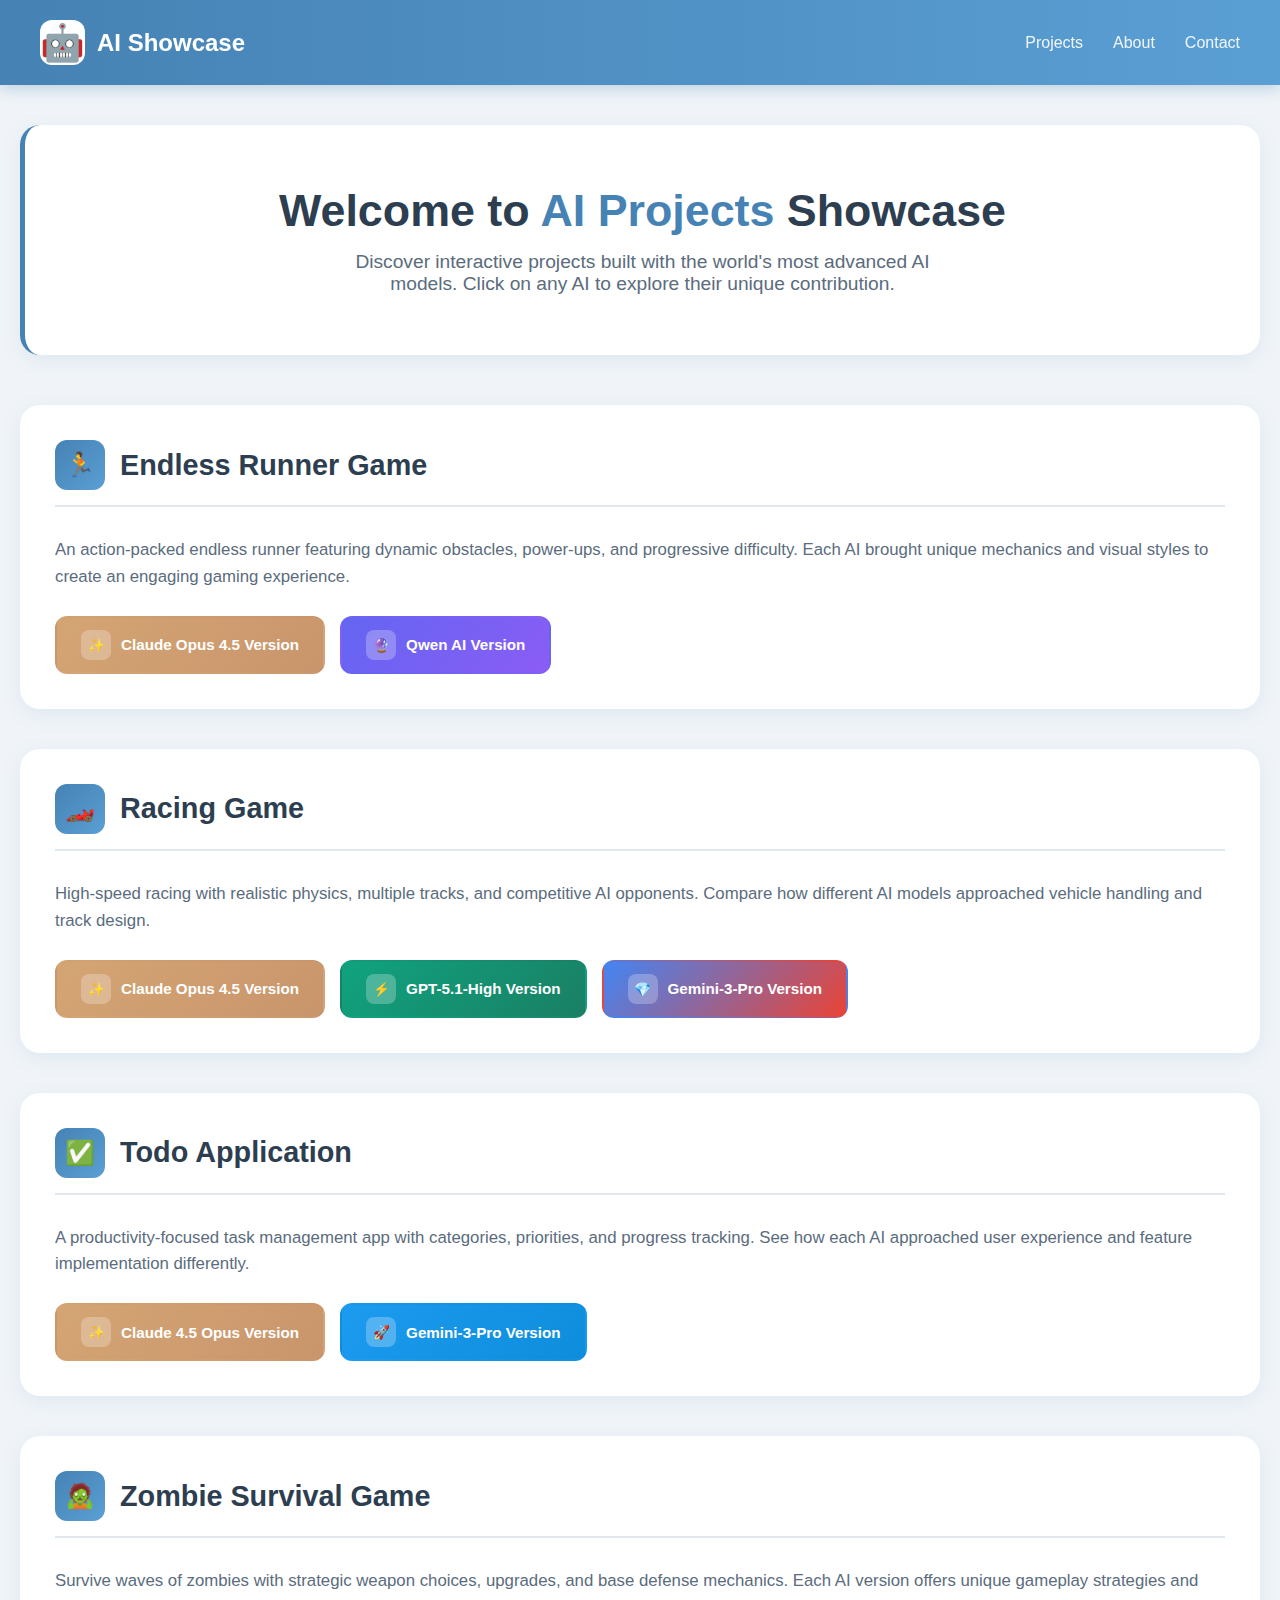
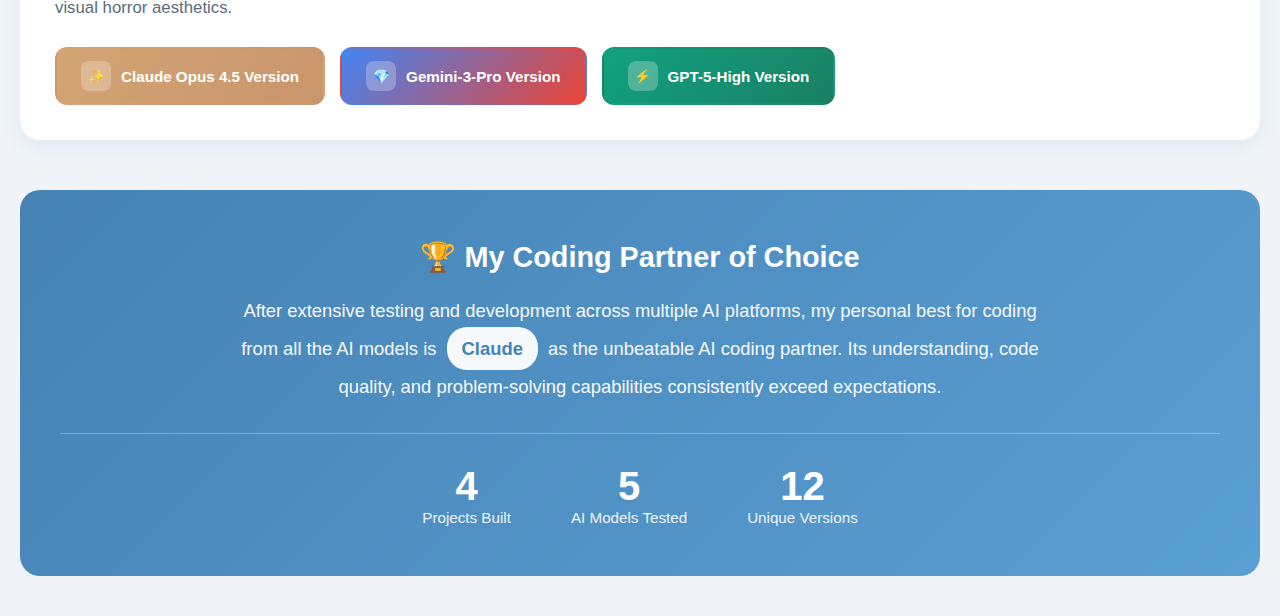
<file: index.html>
<!DOCTYPE html>
<html lang="en">

<head>
    <meta charset="UTF-8">
    <meta name="viewport" content="width=device-width, initial-scale=1.0">
    <title>AI Projects Showcase</title>
    <style>
        * {
            margin: 0;
            padding: 0;
            box-sizing: border-box;
        }

        body {
            font-family: 'Segoe UI', Tahoma, Geneva, Verdana, sans-serif;
            background: #f0f4f8;
            min-height: 100vh;
        }

        .navbar {
            background: linear-gradient(90deg, #4682b4 0%, #5a9fd4 100%);
            padding: 20px 40px;
            display: flex;
            align-items: center;
            justify-content: space-between;
            box-shadow: 0 4px 15px rgba(70, 130, 180, 0.3);
            position: sticky;
            top: 0;
            z-index: 100;
        }

        .logo {
            display: flex;
            align-items: center;
            gap: 12px;
            color: white;
            font-size: 1.5em;
            font-weight: 700;
        }

        .logo-icon {
            width: 45px;
            height: 45px;
            background: white;
            border-radius: 12px;
            display: flex;
            align-items: center;
            justify-content: center;
            font-size: 1.5em;
        }

        .nav-links {
            display: flex;
            gap: 30px;
        }

        .nav-links a {
            color: white;
            text-decoration: none;
            font-weight: 500;
            opacity: 0.9;
            transition: opacity 0.3s;
        }

        .nav-links a:hover {
            opacity: 1;
        }

        .container {
            max-width: 1400px;
            margin: 0 auto;
            padding: 40px 20px;
        }

        .hero {
            text-align: center;
            padding: 60px 20px;
            background: white;
            border-radius: 20px;
            margin-bottom: 50px;
            box-shadow: 0 5px 20px rgba(70, 130, 180, 0.1);
            border-left: 5px solid #4682b4;
        }

        .hero h1 {
            font-size: 2.8em;
            color: #2c3e50;
            margin-bottom: 15px;
        }

        .hero h1 span {
            color: #4682b4;
        }

        .hero p {
            font-size: 1.2em;
            color: #5a6c7d;
            max-width: 600px;
            margin: 0 auto;
        }

        .section-title {
            display: flex;
            align-items: center;
            gap: 15px;
            margin-bottom: 30px;
            padding-bottom: 15px;
            border-bottom: 2px solid #e1e8ed;
        }

        .section-title h2 {
            font-size: 1.8em;
            color: #2c3e50;
        }

        .section-icon {
            width: 50px;
            height: 50px;
            background: linear-gradient(135deg, #4682b4, #5a9fd4);
            border-radius: 12px;
            display: flex;
            align-items: center;
            justify-content: center;
            font-size: 1.5em;
        }

        .projects-container {
            display: flex;
            flex-direction: column;
            gap: 40px;
        }

        .project-section {
            background: white;
            border-radius: 20px;
            padding: 35px;
            box-shadow: 0 5px 20px rgba(70, 130, 180, 0.1);
            transition: transform 0.3s ease, box-shadow 0.3s ease;
        }

        .project-section:hover {
            transform: translateY(-5px);
            box-shadow: 0 10px 30px rgba(70, 130, 180, 0.2);
        }

        .project-description {
            color: #5a6c7d;
            margin-bottom: 25px;
            font-size: 1.05em;
            line-height: 1.6;
        }

        .ai-contributors {
            display: flex;
            flex-wrap: wrap;
            gap: 15px;
        }

        .ai-button {
            display: flex;
            align-items: center;
            gap: 10px;
            padding: 12px 24px;
            border-radius: 12px;
            text-decoration: none;
            font-weight: 600;
            font-size: 0.95em;
            transition: all 0.3s ease;
            border: 2px solid transparent;
        }

        .ai-button .ai-icon {
            width: 30px;
            height: 30px;
            border-radius: 8px;
            display: flex;
            align-items: center;
            justify-content: center;
            font-size: 0.9em;
        }

        /* Claude styling */
        .ai-claude {
            background: linear-gradient(135deg, #d4a574, #c9956c);
            color: white;
        }

        .ai-claude:hover {
            background: linear-gradient(135deg, #c9956c, #b8845b);
            transform: translateY(-3px);
            box-shadow: 0 5px 15px rgba(201, 149, 108, 0.4);
        }

        .ai-claude .ai-icon {
            background: rgba(255, 255, 255, 0.25);
        }

        /* Qwen styling */
        .ai-qwen {
            background: linear-gradient(135deg, #6366f1, #8b5cf6);
            color: white;
        }

        .ai-qwen:hover {
            background: linear-gradient(135deg, #5558e3, #7c4de8);
            transform: translateY(-3px);
            box-shadow: 0 5px 15px rgba(99, 102, 241, 0.4);
        }

        .ai-qwen .ai-icon {
            background: rgba(255, 255, 255, 0.25);
        }

        /* GPT styling */
        .ai-gpt {
            background: linear-gradient(135deg, #10a37f, #1a7f64);
            color: white;
        }

        .ai-gpt:hover {
            background: linear-gradient(135deg, #0d8c6d, #156b56);
            transform: translateY(-3px);
            box-shadow: 0 5px 15px rgba(16, 163, 127, 0.4);
        }

        .ai-gpt .ai-icon {
            background: rgba(255, 255, 255, 0.25);
        }

        /* Gemini styling */
        .ai-gemini {
            background: linear-gradient(135deg, #4285f4, #ea4335);
            color: white;
        }

        .ai-gemini:hover {
            background: linear-gradient(135deg, #3574e3, #d93526);
            transform: translateY(-3px);
            box-shadow: 0 5px 15px rgba(66, 133, 244, 0.4);
        }

        .ai-gemini .ai-icon {
            background: rgba(255, 255, 255, 0.25);
        }

        /* Grok styling */
        .ai-grok {
            background: linear-gradient(135deg, #1d9bf0, #0d8ddb);
            color: white;
        }

        .ai-grok:hover {
            background: linear-gradient(135deg, #1a8cd8, #0b7bc4);
            transform: translateY(-3px);
            box-shadow: 0 5px 15px rgba(29, 155, 240, 0.4);
        }

        .ai-grok .ai-icon {
            background: rgba(255, 255, 255, 0.25);
        }

        .footer-card {
            background: linear-gradient(135deg, #4682b4 0%, #5a9fd4 100%);
            border-radius: 20px;
            padding: 50px 40px;
            text-align: center;
            margin-top: 50px;
            color: white;
        }

        .footer-card h3 {
            font-size: 1.8em;
            margin-bottom: 20px;
        }

        .footer-card p {
            font-size: 1.15em;
            line-height: 1.8;
            max-width: 800px;
            margin: 0 auto;
            opacity: 0.95;
        }

        .footer-card .highlight {
            background: white;
            color: #4682b4;
            padding: 5px 15px;
            border-radius: 20px;
            font-weight: 700;
            display: inline-block;
            margin: 0 5px;
        }

        .stats-bar {
            display: flex;
            justify-content: center;
            gap: 60px;
            margin-top: 30px;
            padding-top: 30px;
            border-top: 1px solid rgba(255, 255, 255, 0.3);
        }

        .stat-item {
            text-align: center;
        }

        .stat-number {
            font-size: 2.5em;
            font-weight: 700;
        }

        .stat-label {
            font-size: 0.95em;
            opacity: 0.9;
        }

        @media (max-width: 768px) {
            .navbar {
                flex-direction: column;
                gap: 15px;
                padding: 15px 20px;
            }

            .nav-links {
                gap: 15px;
            }

            .hero h1 {
                font-size: 2em;
            }

            .project-section {
                padding: 25px;
            }

            .ai-contributors {
                flex-direction: column;
            }

            .ai-button {
                justify-content: center;
            }

            .stats-bar {
                flex-direction: column;
                gap: 25px;
            }
        }
    </style>
</head>

<body>
    <nav class="navbar">
        <div class="logo">
            <div class="logo-icon">🤖</div>
            <span>AI Showcase</span>
        </div>
        <div class="nav-links">
            <a href="#projects">Projects</a>
            <a href="#about">About</a>
            <a href="#contact">Contact</a>
        </div>
    </nav>

    <div class="container">
        <div class="hero">
            <h1>Welcome to <span>AI Projects</span> Showcase</h1>
            <p>Discover interactive projects built with the world's most advanced AI models. Click on any AI to explore
                their unique contribution.</p>
        </div>

        <div class="projects-container" id="projects">
            <!-- Endless Runner Game -->
            <div class="project-section">
                <div class="section-title">
                    <div class="section-icon">🏃</div>
                    <h2>Endless Runner Game</h2>
                </div>
                <p class="project-description">
                    An action-packed endless runner featuring dynamic obstacles, power-ups, and progressive difficulty.
                    Each AI brought unique mechanics and visual styles to create an engaging gaming experience.
                </p>
                <div class="ai-contributors">
                    <a href="endless-runner-claude.html" class="ai-button ai-claude">
                        <span class="ai-icon">✨</span>
                        Claude Opus 4.5 Version
                    </a>
                    <a href="endless-runner-qwen.html" class="ai-button ai-qwen">
                        <span class="ai-icon">🔮</span>
                        Qwen AI Version
                    </a>
                </div>
            </div>

            <!-- Racing Game -->
            <div class="project-section">
                <div class="section-title">
                    <div class="section-icon">🏎️</div>
                    <h2>Racing Game</h2>
                </div>
                <p class="project-description">
                    High-speed racing with realistic physics, multiple tracks, and competitive AI opponents.
                    Compare how different AI models approached vehicle handling and track design.
                </p>
                <div class="ai-contributors">
                    <a href="/racing_game/claude/index.html" class="ai-button ai-claude">
                        <span class="ai-icon">✨</span>
                        Claude Opus 4.5 Version
                    </a>
                    <a href="/racing_game/gpt-5-high/index.html" class="ai-button ai-gpt">
                        <span class="ai-icon">⚡</span>
                        GPT-5.1-High Version
                    </a>
                    <a href="racing-gemini.html" class="ai-button ai-gemini">
                        <span class="ai-icon">💎</span>
                        Gemini-3-Pro Version
                    </a>
                </div>
            </div>

            <!-- Todo App -->
            <div class="project-section">
                <div class="section-title">
                    <div class="section-icon">✅</div>
                    <h2>Todo Application</h2>
                </div>
                <p class="project-description">
                    A productivity-focused task management app with categories, priorities, and progress tracking.
                    See how each AI approached user experience and feature implementation differently.
                </p>
                <div class="ai-contributors">
                    <a href="/todo/Productivity_Suite/Claude%204.5/index.html" class="ai-button ai-claude">
                        <span class="ai-icon">✨</span>
                        Claude 4.5 Opus Version
                    </a>
                    <a href="/todo/Productivity_Suite/Gemini_3.0%20pro/index.html" class="ai-button ai-grok">
                        <span class="ai-icon">🚀</span>
                        Gemini-3-Pro Version
                    </a>
                </div>
            </div>

            <!-- Zombie Game -->
            <div class="project-section">
                <div class="section-title">
                    <div class="section-icon">🧟</div>
                    <h2>Zombie Survival Game</h2>
                </div>
                <p class="project-description">
                    Survive waves of zombies with strategic weapon choices, upgrades, and base defense mechanics.
                    Each AI version offers unique gameplay strategies and visual horror aesthetics.
                </p>
                <div class="ai-contributors">
                    <a href="/Zombie_Games/claude_sonnet_4.5/index.html" class="ai-button ai-claude">
                        <span class="ai-icon">✨</span>
                        Claude Opus 4.5 Version
                    </a>
                    <a href="/Zombie_Games/Gemini_3_zombie/index.html" class="ai-button ai-gemini">
                        <span class="ai-icon">💎</span>
                        Gemini-3-Pro Version
                    </a>
                    <a href="/Zombie_Games/gpt-5_high/index.html" class="ai-button ai-gpt">
                        <span class="ai-icon">⚡</span>
                        GPT-5-High Version
                    </a>
                </div>
            </div>
        </div>

        <div class="footer-card" id="about">
            <h3>🏆 My Coding Partner of Choice</h3>
            <p>
                After extensive testing and development across multiple AI platforms,
                my personal best for coding from all the AI models is
                <span class="highlight">Claude</span> as the unbeatable AI coding partner.
                Its understanding, code quality, and problem-solving capabilities consistently
                exceed expectations.
            </p>
            <div class="stats-bar">
                <div class="stat-item">
                    <div class="stat-number">4</div>
                    <div class="stat-label">Projects Built</div>
                </div>
                <div class="stat-item">
                    <div class="stat-number">5</div>
                    <div class="stat-label">AI Models Tested</div>
                </div>
                <div class="stat-item">
                    <div class="stat-number">12</div>
                    <div class="stat-label">Unique Versions</div>
                </div>
            </div>
        </div>
    </div>
</body>

</html>
</file>
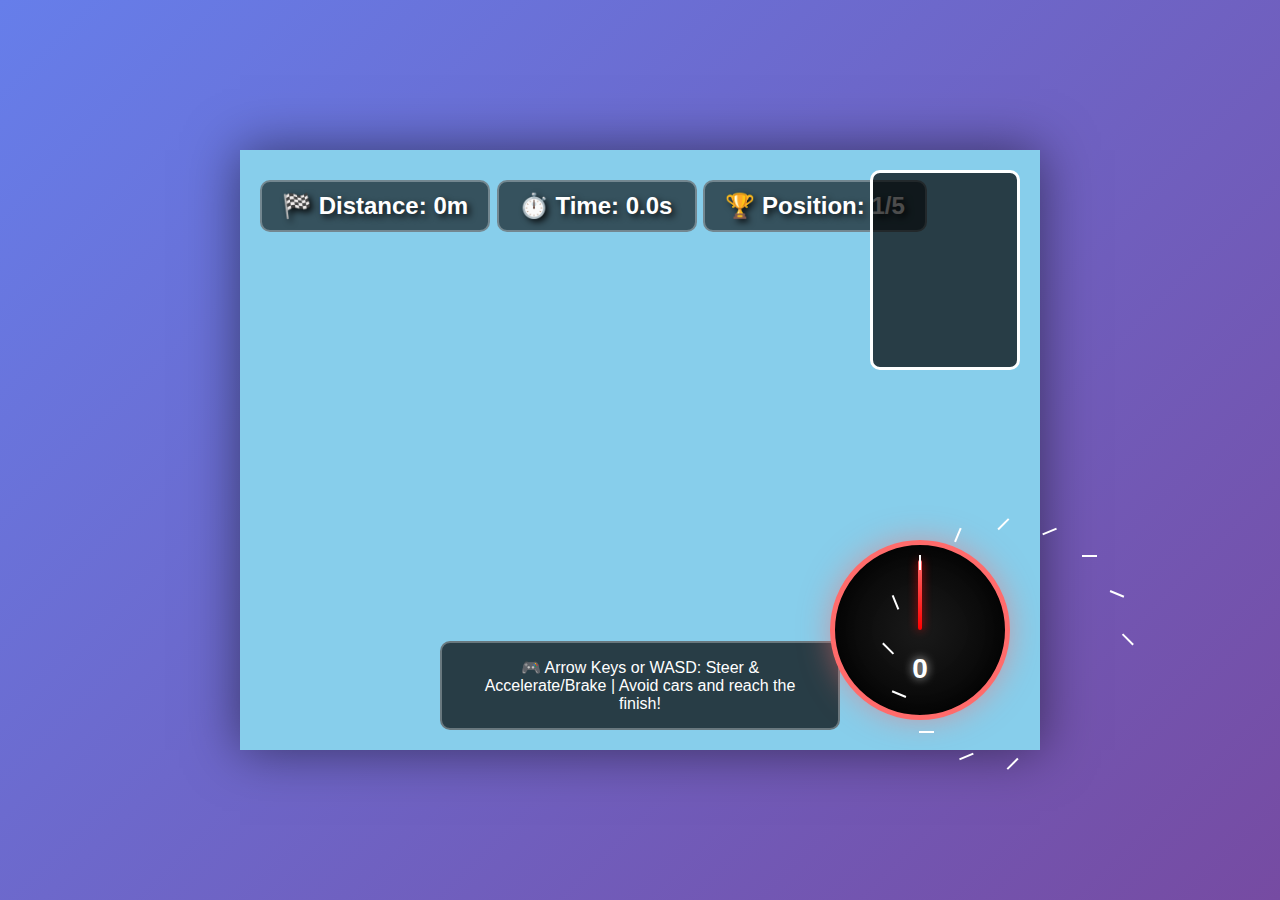
<file: racing_game/claude/index.html>
<!DOCTYPE html>
<html lang="en">

<head>
    <meta charset="UTF-8">
    <meta name="viewport" content="width=device-width, initial-scale=1.0">
    <title>3D Racing Game</title>
    <style>
        * {
            margin: 0;
            padding: 0;
            box-sizing: border-box;
        }

        body {
            display: flex;
            justify-content: center;
            align-items: center;
            min-height: 100vh;
            background: linear-gradient(135deg, #667eea 0%, #764ba2 100%);
            font-family: 'Arial', sans-serif;
            overflow: hidden;
        }

        #gameContainer {
            position: relative;
            box-shadow: 0 0 50px rgba(0, 0, 0, 0.5);
        }

        #gameCanvas {
            display: block;
            background: #87CEEB;
        }

        #ui {
            position: absolute;
            top: 20px;
            left: 20px;
            color: white;
            font-size: 24px;
            font-weight: bold;
            text-shadow: 3px 3px 6px rgba(0, 0, 0, 0.8);
            z-index: 10;
        }

        .ui-item {
            margin: 10px 0;
            padding: 10px 20px;
            background: rgba(0, 0, 0, 0.6);
            border-radius: 10px;
            display: inline-block;
            min-width: 200px;
            border: 2px solid rgba(255, 255, 255, 0.3);
        }

        #speedometer {
            position: absolute;
            bottom: 30px;
            right: 30px;
            width: 180px;
            height: 180px;
            background: radial-gradient(circle, #1a1a1a 0%, #000000 100%);
            border-radius: 50%;
            border: 5px solid #ff6b6b;
            box-shadow: 0 0 30px rgba(255, 107, 107, 0.5),
                inset 0 0 30px rgba(0, 0, 0, 0.8);
            z-index: 10;
        }

        #speedNeedle {
            position: absolute;
            bottom: 50%;
            left: 50%;
            width: 4px;
            height: 70px;
            background: linear-gradient(to top, #ff0000, #ff6b6b);
            transform-origin: bottom center;
            transform: translate(-50%, 0) rotate(0deg);
            transition: transform 0.1s ease-out;
            border-radius: 2px;
            box-shadow: 0 0 10px rgba(255, 0, 0, 0.8);
        }

        #speedText {
            position: absolute;
            bottom: 30px;
            left: 50%;
            transform: translateX(-50%);
            color: #fff;
            font-size: 28px;
            font-weight: bold;
            text-shadow: 0 0 10px rgba(255, 255, 255, 0.8);
        }

        .speed-marker {
            position: absolute;
            width: 2px;
            height: 15px;
            background: #fff;
            top: 10px;
            left: 50%;
            transform-origin: 89px 89px;
        }

        #gameOver {
            position: absolute;
            top: 50%;
            left: 50%;
            transform: translate(-50%, -50%);
            background: rgba(0, 0, 0, 0.95);
            padding: 50px;
            border-radius: 20px;
            text-align: center;
            color: white;
            display: none;
            z-index: 20;
            border: 4px solid #ff6b6b;
            box-shadow: 0 0 50px rgba(255, 107, 107, 0.5);
        }

        #gameOver h1 {
            color: #ff6b6b;
            font-size: 56px;
            margin-bottom: 20px;
            text-shadow: 3px 3px 6px rgba(255, 107, 107, 0.8);
        }

        #gameOver p {
            font-size: 24px;
            margin: 15px 0;
        }

        #restartBtn {
            margin-top: 30px;
            padding: 15px 40px;
            font-size: 24px;
            background: linear-gradient(135deg, #ff6b6b 0%, #ff5252 100%);
            color: white;
            border: none;
            border-radius: 10px;
            cursor: pointer;
            font-weight: bold;
            transition: all 0.3s;
            box-shadow: 0 5px 15px rgba(255, 107, 107, 0.4);
        }

        #restartBtn:hover {
            transform: scale(1.1);
            box-shadow: 0 8px 25px rgba(255, 107, 107, 0.6);
        }

        #instructions {
            position: absolute;
            bottom: 20px;
            left: 50%;
            transform: translateX(-50%);
            background: rgba(0, 0, 0, 0.7);
            padding: 15px 30px;
            border-radius: 10px;
            color: white;
            font-size: 16px;
            text-align: center;
            border: 2px solid rgba(255, 255, 255, 0.3);
        }

        #minimap {
            position: absolute;
            top: 20px;
            right: 20px;
            width: 150px;
            height: 200px;
            background: rgba(0, 0, 0, 0.7);
            border: 3px solid #fff;
            border-radius: 10px;
            z-index: 10;
        }

        .countdown {
            position: absolute;
            top: 50%;
            left: 50%;
            transform: translate(-50%, -50%);
            font-size: 120px;
            color: #ff6b6b;
            font-weight: bold;
            text-shadow: 0 0 30px rgba(255, 107, 107, 0.8);
            z-index: 15;
            animation: pulse 1s ease-in-out;
        }

        @keyframes pulse {

            0%,
            100% {
                transform: translate(-50%, -50%) scale(1);
                opacity: 1;
            }

            50% {
                transform: translate(-50%, -50%) scale(1.2);
                opacity: 0.8;
            }
        }
    </style>
</head>

<body>
    <div id="gameContainer">
        <canvas id="gameCanvas" width="800" height="600"></canvas>

        <div id="ui">
            <div class="ui-item">🏁 Distance: <span id="distance">0</span>m</div>
            <div class="ui-item">⏱️ Time: <span id="time">0.0</span>s</div>
            <div class="ui-item">🏆 Position: <span id="position">1</span>/5</div>
        </div>

        <div id="speedometer">
            <div id="speedNeedle"></div>
            <div id="speedText">0</div>
        </div>

        <div id="minimap">
            <canvas id="minimapCanvas" width="150" height="200"></canvas>
        </div>

        <div id="gameOver">
            <h1>RACE FINISHED!</h1>
            <p>Final Position: <span id="finalPosition">1</span>/5</p>
            <p>Distance: <span id="finalDistance">0</span>m</p>
            <p>Time: <span id="finalTime">0.0</span>s</p>
            <button id="restartBtn">RACE AGAIN</button>
        </div>

        <div id="instructions">
            🎮 Arrow Keys or WASD: Steer & Accelerate/Brake | Avoid cars and reach the finish!
        </div>
    </div>

    <script>
        const canvas = document.getElementById('gameCanvas');
        const ctx = canvas.getContext('2d');
        const miniCanvas = document.getElementById('minimapCanvas');
        const miniCtx = miniCanvas.getContext('2d');

        // Game constants
        const ROAD_WIDTH = 2000;
        const SEGMENT_LENGTH = 200;
        const CAMERA_DEPTH = 0.84;
        const DRAW_DISTANCE = 300;
        const FOV = 100;

        // Game state
        let gameRunning = false;
        let position = 0;
        let playerX = 0;
        let speed = 0;
        let maxSpeed = 200;
        let acceleration = 0.5;
        let deceleration = 0.3;
        let breaking = 1;
        let centrifugal = 0.3;
        let gameTime = 0;
        let raceDistance = 10000;
        let playerPosition = 1;

        // Input
        const keys = {};

        // Road segments
        let segments = [];
        let cars = [];

        // Colors
        const COLORS = {
            sky: '#72D7EE',
            tree: '#228B22',
            grass: '#10AA10',
            rumble: '#555555',
            road: '#666666',
            lane: '#FFFFFF'
        };

        // Segment class
        class Segment {
            constructor(index) {
                this.index = index;
                this.point = { world: { z: index * SEGMENT_LENGTH }, camera: {}, screen: {} };
                this.color = Math.floor(index / 3) % 2 ? COLORS.road : '#707070';
                this.curve = 0;
                this.y = 0;
                this.cars = [];
            }
        }

        // Car class
        class Car {
            constructor(segment, offset, z, sprite) {
                this.segment = segment;
                this.offset = offset;
                this.z = z;
                this.sprite = sprite;
                this.speed = maxSpeed / 2 + Math.random() * maxSpeed / 2;
                this.percent = 0;
            }
        }

        // Initialize road
        function initRoad() {
            segments = [];
            for (let i = 0; i < raceDistance / SEGMENT_LENGTH; i++) {
                let segment = new Segment(i);

                // Add curves
                if (i > 20 && i < 50) segment.curve = 0.5;
                if (i > 70 && i < 100) segment.curve = -0.7;
                if (i > 120 && i < 140) segment.curve = 0.8;
                if (i > 160 && i < 180) segment.curve = -0.5;

                // Add hills
                if (i > 30 && i < 60) segment.y = Math.sin((i - 30) / 30 * Math.PI) * 1500;
                if (i > 80 && i < 120) segment.y = Math.sin((i - 80) / 40 * Math.PI) * 2000;

                segments.push(segment);
            }

            // Add opponent cars
            cars = [];
            for (let i = 0; i < 8; i++) {
                let segment = segments[Math.floor(Math.random() * segments.length * 0.8) + 50];
                let offset = (Math.random() - 0.5) * 0.8;
                let car = new Car(segment, offset, 0, i % 3);
                cars.push(car);
                segment.cars.push(car);
            }
        }

        // Project 3D to 2D
        function project(point, cameraX, cameraY, cameraZ) {
            point.camera.x = point.world.x - cameraX;
            point.camera.y = point.world.y - cameraY;
            point.camera.z = point.world.z - cameraZ;

            point.screen.scale = CAMERA_DEPTH / point.camera.z;
            point.screen.x = Math.round(canvas.width / 2 + (point.screen.scale * point.camera.x * canvas.width / 2));
            point.screen.y = Math.round(canvas.height / 2 - (point.screen.scale * point.camera.y * canvas.height / 2));
            point.screen.w = Math.round(point.screen.scale * ROAD_WIDTH * canvas.width / 2);
        }

        // Draw segment
        function drawSegment(segment, index) {
            if (segment.point.camera.z <= CAMERA_DEPTH) return;

            const p1 = segment.point.screen;
            const p2 = segments[index + 1] ? segments[index + 1].point.screen : p1;

            // Draw grass
            ctx.fillStyle = COLORS.grass;
            ctx.fillRect(0, p1.y, canvas.width, p2.y - p1.y);

            // Draw rumble strips
            const rumbleW1 = p1.w * 1.2;
            const rumbleW2 = p2.w * 1.2;
            const rumbleColor = Math.floor(segment.index / 3) % 2 ? COLORS.rumble : '#888888';

            ctx.fillStyle = rumbleColor;
            drawTrapezoid(
                p1.x - rumbleW1, p1.y,
                p2.x - rumbleW2, p2.y,
                p2.x + rumbleW2, p2.y,
                p1.x + rumbleW1, p1.y
            );

            // Draw road
            ctx.fillStyle = segment.color;
            drawTrapezoid(
                p1.x - p1.w, p1.y,
                p2.x - p2.w, p2.y,
                p2.x + p2.w, p2.y,
                p1.x + p1.w, p1.y
            );

            // Draw lane markers
            if (Math.floor(segment.index / 5) % 2) {
                const laneW1 = p1.w / 40;
                const laneW2 = p2.w / 40;
                const laneX1 = p1.x;
                const laneX2 = p2.x;

                ctx.fillStyle = COLORS.lane;
                drawTrapezoid(
                    laneX1 - laneW1, p1.y,
                    laneX2 - laneW2, p2.y,
                    laneX2 + laneW2, p2.y,
                    laneX1 + laneW1, p1.y
                );
            }
        }

        // Draw trapezoid
        function drawTrapezoid(x1, y1, x2, y2, x3, y3, x4, y4) {
            ctx.beginPath();
            ctx.moveTo(x1, y1);
            ctx.lineTo(x2, y2);
            ctx.lineTo(x3, y3);
            ctx.lineTo(x4, y4);
            ctx.closePath();
            ctx.fill();
        }

        // Draw scenery
        function drawScenery(segment) {
            if (segment.point.camera.z <= CAMERA_DEPTH) return;

            const p = segment.point.screen;

            if (segment.index % 15 === 0) {
                // Trees on left
                drawTree(p.x - p.w * 1.5, p.y, p.screen.scale);
                // Trees on right
                drawTree(p.x + p.w * 1.5, p.y, p.screen.scale);
            }
        }

        // Draw tree
        function drawTree(x, y, scale) {
            const height = 100 * scale;
            const width = 20 * scale;

            // Trunk
            ctx.fillStyle = '#8B4513';
            ctx.fillRect(x - width / 2, y - height, width, height * 0.4);

            // Leaves
            ctx.fillStyle = COLORS.tree;
            ctx.beginPath();
            ctx.arc(x, y - height * 0.7, width * 1.5, 0, Math.PI * 2);
            ctx.fill();
        }

        // Draw car sprite
        function drawCar(car, segment) {
            if (segment.point.camera.z <= CAMERA_DEPTH) return;

            const scale = segment.point.screen.scale;
            const x = segment.point.screen.x + (car.offset * segment.point.screen.w);
            const y = segment.point.screen.y;

            const carWidth = 80 * scale;
            const carHeight = 50 * scale;

            // Car body
            const colors = ['#FF0000', '#0000FF', '#FFFF00'];
            ctx.fillStyle = colors[car.sprite];
            ctx.fillRect(x - carWidth / 2, y - carHeight, carWidth, carHeight);

            // Car windows
            ctx.fillStyle = '#333333';
            ctx.fillRect(x - carWidth / 3, y - carHeight * 0.8, carWidth * 0.66, carHeight * 0.3);

            // Car wheels
            ctx.fillStyle = '#000000';
            const wheelSize = carWidth * 0.2;
            ctx.fillRect(x - carWidth / 2 + 5 * scale, y - wheelSize, wheelSize, wheelSize);
            ctx.fillRect(x + carWidth / 2 - wheelSize - 5 * scale, y - wheelSize, wheelSize, wheelSize);
        }

        // Draw player car
        function drawPlayer() {
            const x = canvas.width / 2;
            const y = canvas.height - 120;
            const carWidth = 80;
            const carHeight = 120;

            // Shadow
            ctx.fillStyle = 'rgba(0, 0, 0, 0.3)';
            ctx.fillRect(x - carWidth / 2 + 5, y + 5, carWidth, carHeight);

            // Car body
            ctx.fillStyle = '#00FF00';
            ctx.fillRect(x - carWidth / 2, y, carWidth, carHeight);

            // Car top
            ctx.fillStyle = '#00CC00';
            ctx.fillRect(x - carWidth / 3, y + 20, carWidth * 0.66, carHeight * 0.4);

            // Windshield
            ctx.fillStyle = '#87CEEB';
            ctx.fillRect(x - carWidth / 3 + 5, y + 25, carWidth * 0.66 - 10, carHeight * 0.2);

            // Wheels
            ctx.fillStyle = '#000000';
            const wheelWidth = 15;
            const wheelHeight = 25;
            // Front wheels
            ctx.fillRect(x - carWidth / 2 - 5, y + carHeight - 30, wheelWidth, wheelHeight);
            ctx.fillRect(x + carWidth / 2 - 10, y + carHeight - 30, wheelWidth, wheelHeight);
            // Rear wheels
            ctx.fillRect(x - carWidth / 2 - 5, y + 20, wheelWidth, wheelHeight);
            ctx.fillRect(x + carWidth / 2 - 10, y + 20, wheelWidth, wheelHeight);

            // Lights
            ctx.fillStyle = '#FFFF00';
            ctx.fillRect(x - carWidth / 3, y + carHeight - 5, 10, 5);
            ctx.fillRect(x + carWidth / 3 - 10, y + carHeight - 5, 10, 5);
        }

        // Update game
        function update(dt) {
            if (!gameRunning) return;

            gameTime += dt;

            // Input handling
            let accel = 0;
            if (keys['ArrowUp'] || keys['w']) accel = acceleration;
            if (keys['ArrowDown'] || keys['s']) accel = -breaking;

            // Update speed
            speed += accel * dt * 60;
            speed -= deceleration * dt * 60;
            speed = Math.max(0, Math.min(maxSpeed, speed));

            // Update position
            position += speed * dt * 60;
            if (position >= raceDistance) {
                endRace();
            }

            // Steering
            const baseIndex = Math.floor(position / SEGMENT_LENGTH);
            const baseSegment = segments[baseIndex % segments.length];
            const playerSegment = segments[Math.floor(position / SEGMENT_LENGTH) % segments.length];

            if (keys['ArrowLeft'] || keys['a']) {
                playerX -= 0.007 * dt * 60;
            }
            if (keys['ArrowRight'] || keys['d']) {
                playerX += 0.007 * dt * 60;
            }

            // Apply curve to player position
            playerX -= (speed * playerSegment.curve * centrifugal) * dt * 60 / 1000;

            // Keep player on road
            playerX = Math.max(-1, Math.min(1, playerX));

            // Update opponent cars
            cars.forEach(car => {
                car.percent += car.speed * dt / raceDistance * 100;
                car.z = position - raceDistance * car.percent / 100;
                car.segment = segments[Math.floor(car.percent * segments.length / 100) % segments.length];
            });

            // Calculate player position
            const finishedCars = cars.filter(c => c.percent * raceDistance / 100 > position).length;
            playerPosition = finishedCars + 1;

            // Update speedometer
            updateSpeedometer();
        }

        // Render
        function render() {
            const baseSegment = segments[Math.floor(position / SEGMENT_LENGTH) % segments.length];
            const basePercent = (position % SEGMENT_LENGTH) / SEGMENT_LENGTH;
            const playerY = baseSegment.y + (baseSegment.y - baseSegment.y) * basePercent;

            let dx = 0;
            let x = 0;

            // Clear sky
            ctx.fillStyle = COLORS.sky;
            ctx.fillRect(0, 0, canvas.width, canvas.height / 2);

            // Clear grass
            ctx.fillStyle = COLORS.grass;
            ctx.fillRect(0, canvas.height / 2, canvas.width, canvas.height / 2);

            // Project segments
            for (let n = 0; n < DRAW_DISTANCE; n++) {
                const segment = segments[(baseSegment.index + n) % segments.length];
                segment.point.world = {
                    x: x,
                    y: segment.y,
                    z: (segment.index * SEGMENT_LENGTH) - position
                };

                x += dx;
                dx += segment.curve;

                project(segment.point, playerX * ROAD_WIDTH, playerY, position);
            }

            // Draw segments
            for (let n = DRAW_DISTANCE - 1; n > 0; n--) {
                const segment = segments[(baseSegment.index + n) % segments.length];
                drawScenery(segment);
                drawSegment(segment, (baseSegment.index + n) % segments.length);
            }

            // Draw cars
            cars.sort((a, b) => b.z - a.z);
            cars.forEach(car => {
                if (car.z < position + CAMERA_DEPTH && car.z > position - DRAW_DISTANCE * SEGMENT_LENGTH) {
                    drawCar(car, car.segment);
                }
            });

            // Draw player car
            drawPlayer();

            // Draw minimap
            drawMinimap();

            // Update UI
            updateUI();
        }

        // Update speedometer
        function updateSpeedometer() {
            const speedPercent = speed / maxSpeed;
            const angle = -135 + (speedPercent * 270);
            document.getElementById('speedNeedle').style.transform = `translate(-50%, 0) rotate(${angle}deg)`;
            document.getElementById('speedText').textContent = Math.round(speed);
        }

        // Draw minimap
        function drawMinimap() {
            miniCtx.fillStyle = '#000';
            miniCtx.fillRect(0, 0, miniCanvas.width, miniCanvas.height);

            const totalSegments = segments.length;
            const progressRatio = (position / SEGMENT_LENGTH) / totalSegments;

            // Draw track outline
            miniCtx.strokeStyle = '#555';
            miniCtx.lineWidth = 20;
            miniCtx.beginPath();
            miniCtx.moveTo(75, 10);
            miniCtx.lineTo(75, 190);
            miniCtx.stroke();

            // Draw player position
            const playerY = 10 + (180 * progressRatio);
            miniCtx.fillStyle = '#00FF00';
            miniCtx.fillRect(70, playerY - 3, 10, 6);

            // Draw opponent positions
            cars.forEach(car => {
                const carY = 10 + (180 * car.percent / 100);
                miniCtx.fillStyle = '#FF0000';
                miniCtx.fillRect(70, carY - 2, 10, 4);
            });

            // Draw finish line
            miniCtx.strokeStyle = '#FFF';
            miniCtx.lineWidth = 3;
            miniCtx.beginPath();
            miniCtx.moveTo(60, 190);
            miniCtx.lineTo(90, 190);
            miniCtx.stroke();
        }

        // Update UI
        function updateUI() {
            document.getElementById('distance').textContent = Math.floor(position);
            document.getElementById('time').textContent = (gameTime / 1000).toFixed(1);
            document.getElementById('position').textContent = playerPosition;
        }

        // End race
        function endRace() {
            gameRunning = false;
            document.getElementById('finalPosition').textContent = playerPosition;
            document.getElementById('finalDistance').textContent = Math.floor(position);
            document.getElementById('finalTime').textContent = (gameTime / 1000).toFixed(1);
            document.getElementById('gameOver').style.display = 'block';
        }

        // Start countdown
        function startCountdown() {
            let count = 3;
            const countdownEl = document.createElement('div');
            countdownEl.className = 'countdown';
            countdownEl.textContent = count;
            document.getElementById('gameContainer').appendChild(countdownEl);

            const countInterval = setInterval(() => {
                count--;
                if (count > 0) {
                    countdownEl.textContent = count;
                } else {
                    countdownEl.textContent = 'GO!';
                    setTimeout(() => {
                        countdownEl.remove();
                        gameRunning = true;
                    }, 500);
                    clearInterval(countInterval);
                }
            }, 1000);
        }

        // Game loop
        let lastTime = 0;
        function gameLoop(timestamp) {
            const dt = Math.min((timestamp - lastTime) / 1000, 0.1);
            lastTime = timestamp;

            update(dt);
            render();

            requestAnimationFrame(gameLoop);
        }

        // Event listeners
        window.addEventListener('keydown', (e) => {
            keys[e.key] = true;
        });

        window.addEventListener('keyup', (e) => {
            keys[e.key] = false;
        });

        document.getElementById('restartBtn').addEventListener('click', () => {
            // Reset game
            position = 0;
            playerX = 0;
            speed = 0;
            gameTime = 0;
            playerPosition = 1;
            initRoad();
            document.getElementById('gameOver').style.display = 'none';
            startCountdown();
        });

        // Create speedometer markers
        const speedometer = document.getElementById('speedometer');
        for (let i = 0; i <= 12; i++) {
            const marker = document.createElement('div');
            marker.className = 'speed-marker';
            marker.style.transform = `translateX(-50%) rotate(${-135 + (i * 22.5)}deg)`;
            speedometer.appendChild(marker);
        }

        // Initialize and start
        initRoad();
        startCountdown();
        gameLoop(0);
    </script>
</body>

</html>
</file>
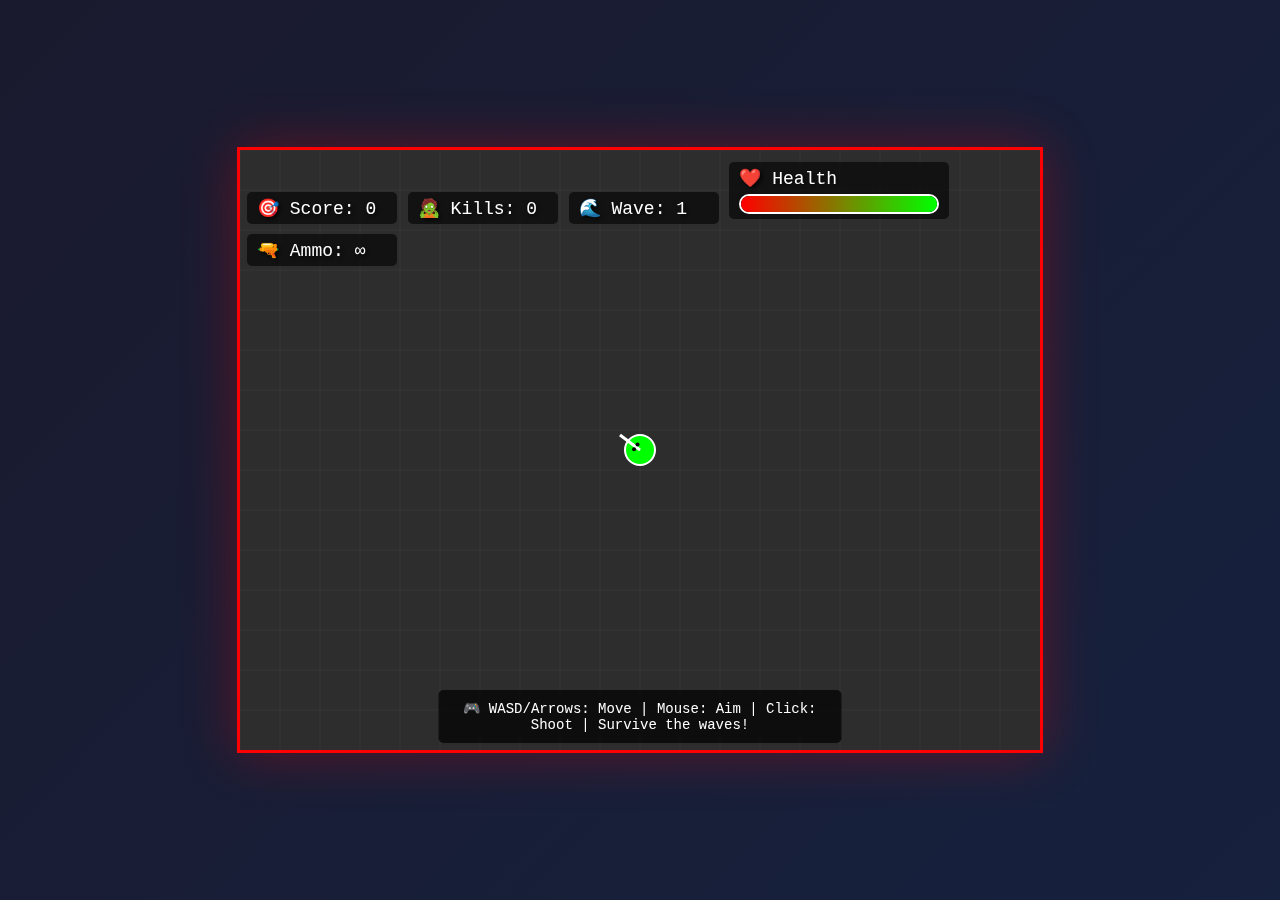
<file: Zombie_Games/claude_sonnet_4.5/index.html>
<!DOCTYPE html>
<html lang="en">

<head>
    <meta charset="UTF-8">
    <meta name="viewport" content="width=device-width, initial-scale=1.0">
    <title>Zombie Apocalypse</title>
    <style>
        * {
            margin: 0;
            padding: 0;
            box-sizing: border-box;
        }

        body {
            display: flex;
            justify-content: center;
            align-items: center;
            min-height: 100vh;
            background: linear-gradient(135deg, #1a1a2e 0%, #16213e 100%);
            font-family: 'Courier New', monospace;
            overflow: hidden;
        }

        #gameContainer {
            position: relative;
            box-shadow: 0 0 50px rgba(255, 0, 0, 0.3);
        }

        #gameCanvas {
            border: 3px solid #ff0000;
            background: #2d2d2d;
            display: block;
        }

        #ui {
            position: absolute;
            top: 10px;
            left: 10px;
            color: white;
            font-size: 18px;
            text-shadow: 2px 2px 4px rgba(0, 0, 0, 0.8);
            z-index: 10;
        }

        .ui-item {
            margin: 5px 0;
            padding: 5px 10px;
            background: rgba(0, 0, 0, 0.6);
            border-radius: 5px;
            display: inline-block;
            min-width: 150px;
        }

        #gameOver {
            position: absolute;
            top: 50%;
            left: 50%;
            transform: translate(-50%, -50%);
            background: rgba(0, 0, 0, 0.9);
            padding: 40px;
            border-radius: 10px;
            text-align: center;
            color: white;
            display: none;
            z-index: 20;
            border: 3px solid #ff0000;
        }

        #gameOver h1 {
            color: #ff0000;
            font-size: 48px;
            margin-bottom: 20px;
            text-shadow: 3px 3px 6px rgba(255, 0, 0, 0.5);
        }

        #gameOver p {
            font-size: 24px;
            margin: 10px 0;
        }

        #restartBtn {
            margin-top: 20px;
            padding: 15px 30px;
            font-size: 20px;
            background: #ff0000;
            color: white;
            border: none;
            border-radius: 5px;
            cursor: pointer;
            font-family: 'Courier New', monospace;
            transition: all 0.3s;
        }

        #restartBtn:hover {
            background: #cc0000;
            transform: scale(1.1);
        }

        .health-bar {
            width: 200px;
            height: 20px;
            background: #333;
            border: 2px solid #fff;
            border-radius: 10px;
            overflow: hidden;
            margin-top: 5px;
        }

        .health-fill {
            height: 100%;
            background: linear-gradient(90deg, #ff0000 0%, #00ff00 100%);
            transition: width 0.3s;
        }

        #instructions {
            position: absolute;
            bottom: 10px;
            left: 50%;
            transform: translateX(-50%);
            background: rgba(0, 0, 0, 0.7);
            padding: 10px 20px;
            border-radius: 5px;
            color: white;
            font-size: 14px;
            text-align: center;
        }
    </style>
</head>

<body>
    <div id="gameContainer">
        <canvas id="gameCanvas" width="800" height="600"></canvas>

        <div id="ui">
            <div class="ui-item">🎯 Score: <span id="score">0</span></div>
            <div class="ui-item">🧟 Kills: <span id="kills">0</span></div>
            <div class="ui-item">🌊 Wave: <span id="wave">1</span></div>
            <div class="ui-item">
                ❤️ Health
                <div class="health-bar">
                    <div class="health-fill" id="healthBar" style="width: 100%"></div>
                </div>
            </div>
            <div class="ui-item">🔫 Ammo: <span id="ammo">∞</span></div>
        </div>

        <div id="gameOver">
            <h1>GAME OVER</h1>
            <p>Final Score: <span id="finalScore">0</span></p>
            <p>Zombies Killed: <span id="finalKills">0</span></p>
            <p>Wave Reached: <span id="finalWave">1</span></p>
            <button id="restartBtn">PLAY AGAIN</button>
        </div>

        <div id="instructions">
            🎮 WASD/Arrows: Move | Mouse: Aim | Click: Shoot | Survive the waves!
        </div>
    </div>

    <script>
        const canvas = document.getElementById('gameCanvas');
        const ctx = canvas.getContext('2d');

        // Game state
        let gameRunning = true;
        let score = 0;
        let kills = 0;
        let wave = 1;
        let zombiesInWave = 5;
        let zombiesKilledInWave = 0;

        // Player
        const player = {
            x: canvas.width / 2,
            y: canvas.height / 2,
            radius: 15,
            speed: 4,
            health: 100,
            maxHealth: 100,
            angle: 0,
            color: '#00ff00'
        };

        // Input
        const keys = {};
        const mouse = { x: 0, y: 0, clicked: false };

        // Arrays
        let zombies = [];
        let bullets = [];
        let particles = [];

        // Zombie class
        class Zombie {
            constructor(x, y) {
                this.x = x;
                this.y = y;
                this.radius = 12;
                this.speed = 1 + (wave * 0.1);
                this.health = 2 + Math.floor(wave / 2);
                this.maxHealth = this.health;
                this.color = '#00ff00';
                this.angle = 0;
            }

            update() {
                // Move towards player
                const dx = player.x - this.x;
                const dy = player.y - this.y;
                const dist = Math.sqrt(dx * dx + dy * dy);

                this.angle = Math.atan2(dy, dx);

                if (dist > this.radius + player.radius) {
                    this.x += (dx / dist) * this.speed;
                    this.y += (dy / dist) * this.speed;
                }

                // Check collision with player
                if (dist < this.radius + player.radius) {
                    player.health -= 0.5;
                    if (player.health <= 0) {
                        endGame();
                    }
                }
            }

            draw() {
                // Body
                ctx.fillStyle = this.color;
                ctx.beginPath();
                ctx.arc(this.x, this.y, this.radius, 0, Math.PI * 2);
                ctx.fill();

                // Eyes
                ctx.fillStyle = '#ff0000';
                const eyeOffset = 5;
                ctx.beginPath();
                ctx.arc(
                    this.x + Math.cos(this.angle - 0.3) * eyeOffset,
                    this.y + Math.sin(this.angle - 0.3) * eyeOffset,
                    2, 0, Math.PI * 2
                );
                ctx.fill();
                ctx.beginPath();
                ctx.arc(
                    this.x + Math.cos(this.angle + 0.3) * eyeOffset,
                    this.y + Math.sin(this.angle + 0.3) * eyeOffset,
                    2, 0, Math.PI * 2
                );
                ctx.fill();

                // Health bar
                if (this.health < this.maxHealth) {
                    const barWidth = 30;
                    const barHeight = 4;
                    ctx.fillStyle = '#ff0000';
                    ctx.fillRect(this.x - barWidth / 2, this.y - this.radius - 10, barWidth, barHeight);
                    ctx.fillStyle = '#00ff00';
                    ctx.fillRect(
                        this.x - barWidth / 2,
                        this.y - this.radius - 10,
                        barWidth * (this.health / this.maxHealth),
                        barHeight
                    );
                }
            }
        }

        // Bullet class
        class Bullet {
            constructor(x, y, angle) {
                this.x = x;
                this.y = y;
                this.radius = 4;
                this.speed = 8;
                this.angle = angle;
                this.color = '#ffff00';
                this.damage = 1;
                this.dead = false; // Flag to mark for removal
            }

            update() {
                this.x += Math.cos(this.angle) * this.speed;
                this.y += Math.sin(this.angle) * this.speed;
            }

            draw() {
                ctx.fillStyle = this.color;
                ctx.beginPath();
                ctx.arc(this.x, this.y, this.radius, 0, Math.PI * 2);
                ctx.fill();

                // Trail
                ctx.strokeStyle = 'rgba(255, 255, 0, 0.5)';
                ctx.lineWidth = 2;
                ctx.beginPath();
                ctx.moveTo(this.x, this.y);
                ctx.lineTo(
                    this.x - Math.cos(this.angle) * 10,
                    this.y - Math.sin(this.angle) * 10
                );
                ctx.stroke();
            }

            isOffScreen() {
                return this.x < 0 || this.x > canvas.width ||
                    this.y < 0 || this.y > canvas.height;
            }
        }

        // Particle class
        class Particle {
            constructor(x, y, color) {
                this.x = x;
                this.y = y;
                this.radius = Math.random() * 3 + 1;
                this.color = color;
                this.velocity = {
                    x: (Math.random() - 0.5) * 6,
                    y: (Math.random() - 0.5) * 6
                };
                this.alpha = 1;
                this.decay = Math.random() * 0.02 + 0.01;
            }

            update() {
                this.x += this.velocity.x;
                this.y += this.velocity.y;
                this.alpha -= this.decay;
            }

            draw() {
                ctx.save();
                ctx.globalAlpha = this.alpha;
                ctx.fillStyle = this.color;
                ctx.beginPath();
                ctx.arc(this.x, this.y, this.radius, 0, Math.PI * 2);
                ctx.fill();
                ctx.restore();
            }

            isDead() {
                return this.alpha <= 0;
            }
        }

        // Create particles
        function createParticles(x, y, color) {
            for (let i = 0; i < 15; i++) {
                particles.push(new Particle(x, y, color));
            }
        }

        // Spawn zombie
        function spawnZombie() {
            const side = Math.floor(Math.random() * 4);
            let x, y;

            switch (side) {
                case 0: // Top
                    x = Math.random() * canvas.width;
                    y = -20;
                    break;
                case 1: // Right
                    x = canvas.width + 20;
                    y = Math.random() * canvas.height;
                    break;
                case 2: // Bottom
                    x = Math.random() * canvas.width;
                    y = canvas.height + 20;
                    break;
                case 3: // Left
                    x = -20;
                    y = Math.random() * canvas.height;
                    break;
            }

            zombies.push(new Zombie(x, y));
        }

        // Next wave
        function nextWave() {
            wave++;
            zombiesInWave = 5 + (wave * 2);
            zombiesKilledInWave = 0;
            score += wave * 50;
        }

        // Spawn zombies for wave
        function spawnWaveZombies() {
            if (zombies.length < Math.min(zombiesInWave - zombiesKilledInWave, 10)) {
                if (Math.random() < 0.02 + (wave * 0.005)) {
                    spawnZombie();
                }
            }
        }

        // Check bullet-zombie collisions separately
        function checkBulletCollisions() {
            for (let i = bullets.length - 1; i >= 0; i--) {
                const bullet = bullets[i];

                for (let j = zombies.length - 1; j >= 0; j--) {
                    const zombie = zombies[j];
                    const dx = bullet.x - zombie.x;
                    const dy = bullet.y - zombie.y;
                    const dist = Math.sqrt(dx * dx + dy * dy);

                    if (dist < bullet.radius + zombie.radius) {
                        zombie.health -= bullet.damage;
                        bullet.dead = true;

                        if (zombie.health <= 0) {
                            createParticles(zombie.x, zombie.y, zombie.color);
                            zombies.splice(j, 1);
                            kills++;
                            zombiesKilledInWave++;
                            score += 10 * wave;

                            // Check if wave is complete
                            if (zombiesKilledInWave >= zombiesInWave) {
                                nextWave();
                            }
                        }
                        break; // Bullet can only hit one zombie
                    }
                }
            }

            // Remove dead bullets
            bullets = bullets.filter(bullet => !bullet.dead && !bullet.isOffScreen());
        }

        // Draw player
        function drawPlayer() {
            // Body
            ctx.fillStyle = player.color;
            ctx.beginPath();
            ctx.arc(player.x, player.y, player.radius, 0, Math.PI * 2);
            ctx.fill();
            ctx.strokeStyle = '#ffffff';
            ctx.lineWidth = 2;
            ctx.stroke();

            // Gun
            ctx.strokeStyle = '#ffffff';
            ctx.lineWidth = 3;
            ctx.beginPath();
            ctx.moveTo(player.x, player.y);
            ctx.lineTo(
                player.x + Math.cos(player.angle) * (player.radius + 10),
                player.y + Math.sin(player.angle) * (player.radius + 10)
            );
            ctx.stroke();

            // Eyes
            ctx.fillStyle = '#000000';
            ctx.beginPath();
            ctx.arc(
                player.x + Math.cos(player.angle - 0.5) * 6,
                player.y + Math.sin(player.angle - 0.5) * 6,
                2, 0, Math.PI * 2
            );
            ctx.fill();
            ctx.beginPath();
            ctx.arc(
                player.x + Math.cos(player.angle + 0.5) * 6,
                player.y + Math.sin(player.angle + 0.5) * 6,
                2, 0, Math.PI * 2
            );
            ctx.fill();
        }

        // Update player
        function updatePlayer() {
            // Movement
            let dx = 0;
            let dy = 0;

            if (keys['w'] || keys['arrowup']) dy -= 1;
            if (keys['s'] || keys['arrowdown']) dy += 1;
            if (keys['a'] || keys['arrowleft']) dx -= 1;
            if (keys['d'] || keys['arrowright']) dx += 1;

            // Normalize diagonal movement
            if (dx !== 0 && dy !== 0) {
                dx *= 0.707;
                dy *= 0.707;
            }

            player.x += dx * player.speed;
            player.y += dy * player.speed;

            // Keep player in bounds
            player.x = Math.max(player.radius, Math.min(canvas.width - player.radius, player.x));
            player.y = Math.max(player.radius, Math.min(canvas.height - player.radius, player.y));

            // Update angle to mouse
            player.angle = Math.atan2(mouse.y - player.y, mouse.x - player.x);
        }

        // Shoot
        let lastShot = 0;
        const shootCooldown = 200;

        function shoot() {
            const now = Date.now();
            if (now - lastShot > shootCooldown) {
                bullets.push(new Bullet(player.x, player.y, player.angle));
                lastShot = now;
            }
        }

        // Update UI
        function updateUI() {
            document.getElementById('score').textContent = score;
            document.getElementById('kills').textContent = kills;
            document.getElementById('wave').textContent = wave;
            const healthPercent = (player.health / player.maxHealth) * 100;
            document.getElementById('healthBar').style.width = healthPercent + '%';
        }

        // End game
        function endGame() {
            gameRunning = false;
            document.getElementById('finalScore').textContent = score;
            document.getElementById('finalKills').textContent = kills;
            document.getElementById('finalWave').textContent = wave;
            document.getElementById('gameOver').style.display = 'block';
        }

        // Draw background
        function drawBackground() {
            ctx.fillStyle = '#2d2d2d';
            ctx.fillRect(0, 0, canvas.width, canvas.height);

            // Draw grid
            ctx.strokeStyle = 'rgba(255, 255, 255, 0.05)';
            ctx.lineWidth = 1;
            for (let x = 0; x < canvas.width; x += 40) {
                ctx.beginPath();
                ctx.moveTo(x, 0);
                ctx.lineTo(x, canvas.height);
                ctx.stroke();
            }
            for (let y = 0; y < canvas.height; y += 40) {
                ctx.beginPath();
                ctx.moveTo(0, y);
                ctx.lineTo(canvas.width, y);
                ctx.stroke();
            }
        }

        // Game loop
        function gameLoop() {
            if (!gameRunning) return;

            // Clear and draw background
            drawBackground();

            // Update player
            updatePlayer();

            // Auto shoot if mouse is down
            if (mouse.clicked) {
                shoot();
            }

            // Update bullets position
            bullets.forEach(bullet => bullet.update());

            // Check collisions (separate from update)
            checkBulletCollisions();

            // Spawn zombies
            spawnWaveZombies();

            // Update and draw zombies
            zombies.forEach(zombie => {
                zombie.update();
                zombie.draw();
            });

            // Draw bullets
            bullets.forEach(bullet => bullet.draw());

            // Update and draw particles
            for (let i = particles.length - 1; i >= 0; i--) {
                particles[i].update();
                particles[i].draw();

                if (particles[i].isDead()) {
                    particles.splice(i, 1);
                }
            }

            // Draw player on top
            drawPlayer();

            updateUI();
            requestAnimationFrame(gameLoop);
        }

        // Event listeners
        window.addEventListener('keydown', (e) => {
            keys[e.key.toLowerCase()] = true;
            // Prevent arrow keys from scrolling
            if (['arrowup', 'arrowdown', 'arrowleft', 'arrowright', ' '].includes(e.key.toLowerCase())) {
                e.preventDefault();
            }
        });

        window.addEventListener('keyup', (e) => {
            keys[e.key.toLowerCase()] = false;
        });

        canvas.addEventListener('mousemove', (e) => {
            const rect = canvas.getBoundingClientRect();
            mouse.x = e.clientX - rect.left;
            mouse.y = e.clientY - rect.top;
        });

        canvas.addEventListener('mousedown', (e) => {
            e.preventDefault();
            mouse.clicked = true;
        });

        canvas.addEventListener('mouseup', () => {
            mouse.clicked = false;
        });

        canvas.addEventListener('mouseleave', () => {
            mouse.clicked = false;
        });

        // Prevent context menu on right click
        canvas.addEventListener('contextmenu', (e) => {
            e.preventDefault();
        });

        document.getElementById('restartBtn').addEventListener('click', () => {
            // Reset game
            gameRunning = true;
            score = 0;
            kills = 0;
            wave = 1;
            zombiesInWave = 5;
            zombiesKilledInWave = 0;
            player.health = player.maxHealth;
            player.x = canvas.width / 2;
            player.y = canvas.height / 2;
            zombies = [];
            bullets = [];
            particles = [];
            document.getElementById('gameOver').style.display = 'none';
            gameLoop();
        });

        // Start game
        gameLoop();
    </script>
</body>

</html>
</file>
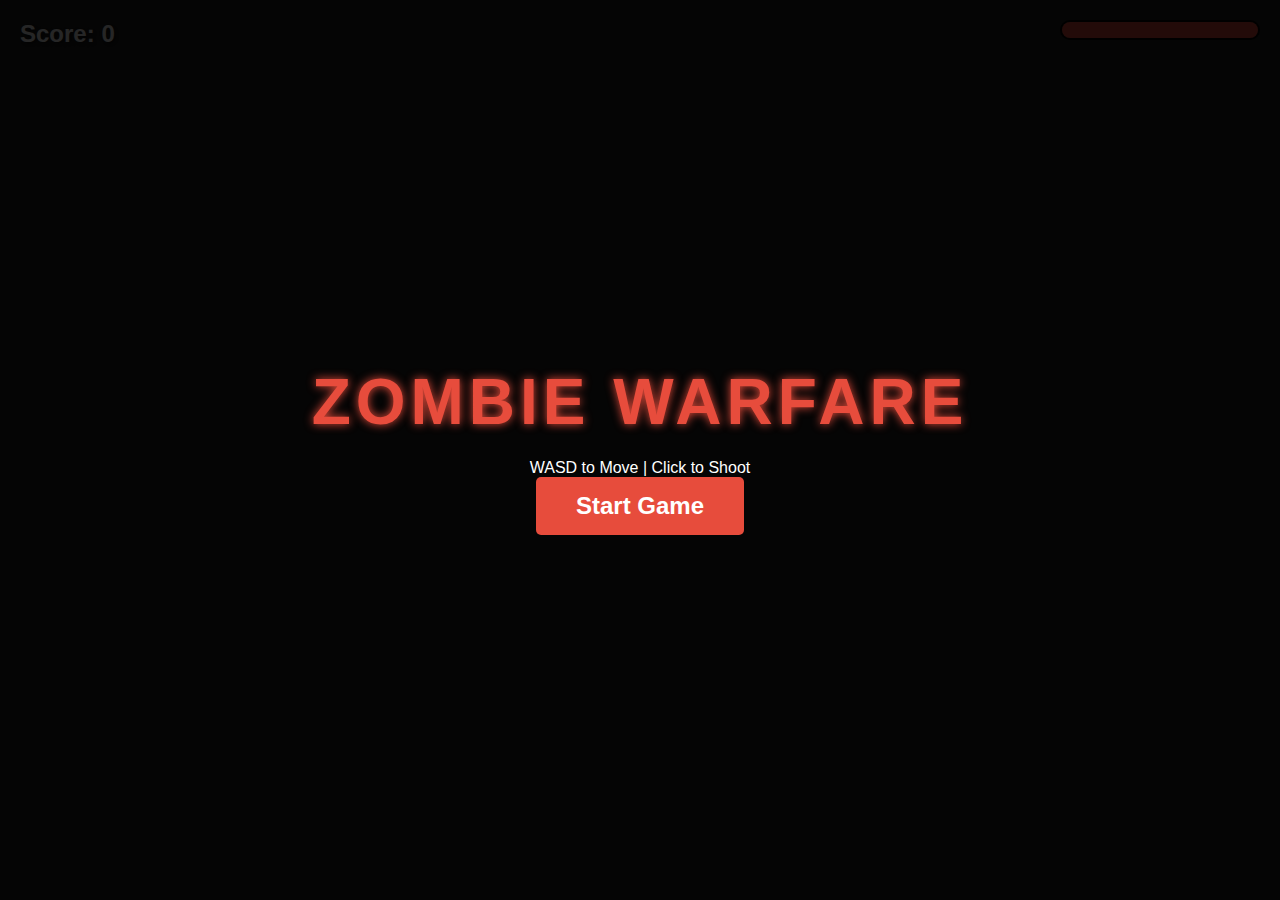
<file: Zombie_Games/Gemini_3_zombie/index.html>
<!DOCTYPE html>
<html lang="en">

<head>
    <meta charset="UTF-8">
    <meta name="viewport" content="width=device-width, initial-scale=1.0">
    <title>Zombie Apocalypse 2D</title>
    <link rel="stylesheet" href="style.css">
</head>

<body>
    <div id="game-container">
        <canvas id="gameCanvas"></canvas>
        <div id="ui-layer">
            <div id="score-board">Score: <span id="score">0</span></div>
            <div id="health-bar">
                <div id="health-fill"></div>
            </div>
            <div id="game-over-screen" class="hidden">
                <h1>GAME OVER</h1>
                <p>Score: <span id="final-score">0</span></p>
                <button id="restart-btn">Try Again</button>
            </div>
            <div id="start-screen">
                <h1>ZOMBIE WARFARE</h1>
                <p>WASD to Move | Click to Shoot</p>
                <button id="start-btn">Start Game</button>
            </div>
        </div>
    </div>
    <script src="game.js"></script>
</body>

</html>
</file>
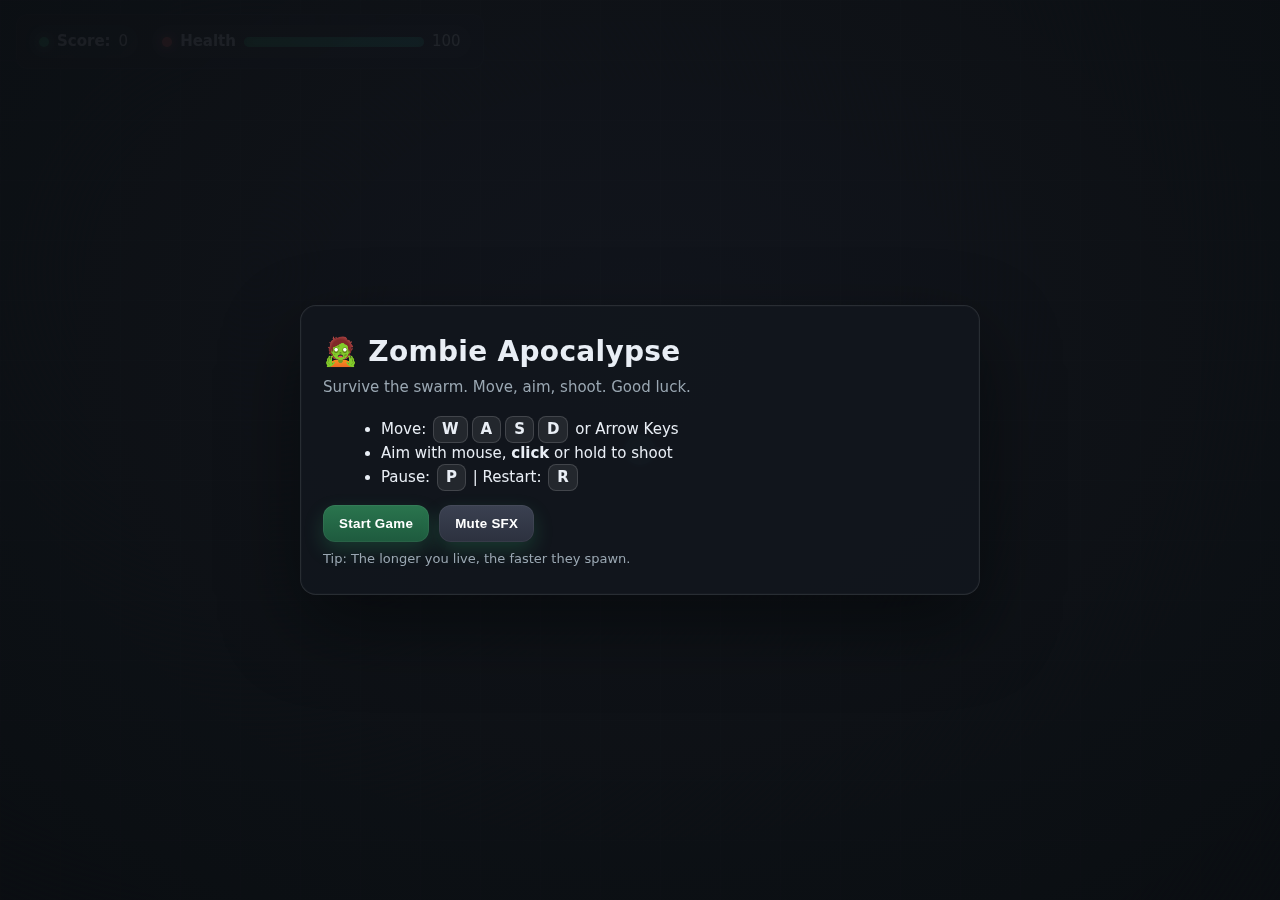
<file: Zombie_Games/gpt-5_high/index.html>
<!DOCTYPE html>
<html lang="en">

<head>
    <meta charset="utf-8" />
    <meta name="viewport" content="width=device-width, initial-scale=1" />
    <title>Zombie Apocalypse - 2D Canvas Game</title>
    <style>
        :root {
            --bg: #0b0e12;
            --panel: #12161d;
            --accent: #35c27e;
            --accent2: #ffdf5d;
            --text: #e9eef5;
            --muted: #9aa7b2;
            --danger: #ff5d5d;
        }

        * {
            box-sizing: border-box;
        }

        html,
        body {
            margin: 0;
            padding: 0;
            height: 100%;
            background: radial-gradient(1200px 800px at 50% 30%, #10141b, var(--bg));
            color: var(--text);
            font: 15px/1.4 system-ui, -apple-system, Segoe UI, Roboto, Ubuntu, "Helvetica Neue", Arial, "Noto Sans", "Apple Color Emoji", "Segoe UI Emoji";
            overflow: hidden;
        }

        #ui {
            position: fixed;
            inset: 0;
            pointer-events: none;
        }

        #topbar {
            position: absolute;
            left: 16px;
            top: 14px;
            display: flex;
            gap: 14px;
            align-items: center;
            background: rgba(18, 22, 29, 0.6);
            backdrop-filter: blur(6px);
            border: 1px solid rgba(255, 255, 255, 0.08);
            border-radius: 12px;
            padding: 10px 12px;
            pointer-events: none;
        }

        .pill {
            display: inline-flex;
            align-items: center;
            gap: 8px;
            padding: 6px 10px;
            border-radius: 999px;
            background: rgba(255, 255, 255, 0.06);
        }

        .dot {
            width: 10px;
            height: 10px;
            border-radius: 50%;
            background: var(--accent);
            box-shadow: 0 0 12px var(--accent);
        }

        .dot.warn {
            background: var(--danger);
            box-shadow: 0 0 12px var(--danger);
        }

        #healthbar {
            width: 180px;
            height: 10px;
            background: rgba(255, 255, 255, 0.08);
            border-radius: 999px;
            position: relative;
            overflow: hidden;
        }

        #healthbar>i {
            position: absolute;
            inset: 0;
            width: 100%;
            transform-origin: left center;
            background: linear-gradient(90deg, var(--accent), #3bd5c2);
            box-shadow: inset 0 0 12px rgba(0, 0, 0, 0.4);
        }

        #canvas {
            display: block;
            width: 100vw;
            height: 100vh;
            /* CSS size */
            background: repeating-radial-gradient(circle at 20% 30%, #0f1319 0, #0f1319 3px, #0e1218 3px, #0e1218 6px);
            outline: none;
        }

        .overlay {
            position: fixed;
            inset: 0;
            display: grid;
            place-items: center;
            background: radial-gradient(900px 700px at 50% 38%, rgba(18, 22, 29, 0.9), rgba(11, 14, 18, 0.95));
            pointer-events: auto;
        }

        .panel {
            width: min(680px, 92vw);
            background: rgba(18, 22, 29, 0.85);
            border: 1px solid rgba(255, 255, 255, 0.1);
            padding: 26px 22px;
            border-radius: 16px;
            box-shadow: 0 30px 80px rgba(0, 0, 0, 0.45), 0 0 0 1px rgba(255, 255, 255, 0.02) inset;
        }

        .title {
            font-size: 28px;
            margin: 0 0 6px;
            letter-spacing: 0.3px;
        }

        .subtitle {
            color: var(--muted);
            margin: 0 0 18px;
        }

        .k {
            display: inline-block;
            min-width: 26px;
            padding: 2px 8px;
            text-align: center;
            background: rgba(255, 255, 255, 0.08);
            border: 1px solid rgba(255, 255, 255, 0.14);
            border-radius: 8px;
            margin: 0 2px;
            font-weight: 600;
        }

        .btnrow {
            display: flex;
            gap: 10px;
            flex-wrap: wrap;
            margin-top: 14px;
        }

        button {
            appearance: none;
            border: none;
            cursor: pointer;
            pointer-events: auto;
            background: linear-gradient(180deg, #2a754e, #1e5a3e);
            color: white;
            font-weight: 700;
            letter-spacing: 0.3px;
            padding: 11px 16px;
            border-radius: 12px;
            box-shadow: 0 8px 20px rgba(53, 194, 126, 0.2), 0 0 0 1px rgba(255, 255, 255, 0.05) inset;
        }

        button.secondary {
            background: linear-gradient(180deg, #3b4151, #2c313f);
        }

        .center {
            text-align: center;
        }

        .small {
            color: var(--muted);
            font-size: 13px;
            margin-top: 8px;
        }

        .bad {
            color: var(--danger);
        }

        a {
            color: var(--accent2);
            text-decoration: none;
        }
    </style>
</head>

<body>
    <canvas id="canvas" tabindex="0" aria-label="Game canvas"></canvas>

    <div id="ui">
        <div id="topbar">
            <span class="pill">
                <span class="dot"></span>
                <b>Score:</b> <span id="score">0</span>
            </span>
            <span class="pill">
                <span class="dot warn"></span>
                <b>Health</b>
                <span id="healthbar"><i style="transform: scaleX(1)"></i></span>
                <span id="healthText">100</span>
            </span>
        </div>
    </div>

    <!-- Start Overlay -->
    <div id="start" class="overlay">
        <div class="panel">
            <h1 class="title">🧟 Zombie Apocalypse</h1>
            <p class="subtitle">Survive the swarm. Move, aim, shoot. Good luck.</p>
            <ul style="margin: 0 0 14px 18px;">
                <li>Move: <span class="k">W</span><span class="k">A</span><span class="k">S</span><span
                        class="k">D</span> or Arrow Keys</li>
                <li>Aim with mouse, <b>click</b> or hold to shoot</li>
                <li>Pause: <span class="k">P</span> | Restart: <span class="k">R</span></li>
            </ul>
            <div class="btnrow">
                <button id="startBtn">Start Game</button>
                <button id="muteBtn" class="secondary">Mute SFX</button>
            </div>
            <div class="small">Tip: The longer you live, the faster they spawn.</div>
        </div>
    </div>

    <!-- Game Over Overlay -->
    <div id="gameover" class="overlay" style="display:none;">
        <div class="panel center">
            <h2 class="title">Game Over</h2>
            <p class="subtitle">Score: <b id="finalScore">0</b> · Best: <b id="bestScore">0</b></p>
            <div class="btnrow" style="justify-content: center;">
                <button id="restartBtn">Play Again</button>
                <button id="menuBtn" class="secondary">Main Menu</button>
            </div>
            <div class="small">Press <span class="k">R</span> to restart</div>
        </div>
    </div>

    <script>
        (() => {
            const canvas = document.getElementById('canvas');
            const ctx = canvas.getContext('2d');

            const startOverlay = document.getElementById('start');
            const gameOverOverlay = document.getElementById('gameover');
            const scoreEl = document.getElementById('score');
            const healthBarFill = document.querySelector('#healthbar > i');
            const healthText = document.getElementById('healthText');
            const finalScoreEl = document.getElementById('finalScore');
            const bestScoreEl = document.getElementById('bestScore');
            const startBtn = document.getElementById('startBtn');
            const restartBtn = document.getElementById('restartBtn');
            const menuBtn = document.getElementById('menuBtn');
            const muteBtn = document.getElementById('muteBtn');

            let muted = false;
            let W = 0, H = 0, DPR = Math.max(1, Math.min(2, window.devicePixelRatio || 1));
            const resize = () => {
                W = Math.floor(window.innerWidth);
                H = Math.floor(window.innerHeight);
                canvas.width = Math.floor(W * DPR);
                canvas.height = Math.floor(H * DPR);
                canvas.style.width = W + 'px';
                canvas.style.height = H + 'px';
                ctx.setTransform(DPR, 0, 0, DPR, 0, 0);
            };
            window.addEventListener('resize', resize, { passive: true });
            resize();

            // Game state
            const State = {
                Menu: 'menu',
                Playing: 'playing',
                Paused: 'paused',
                GameOver: 'gameover',
            };
            let state = State.Menu;

            // Entities
            const player = {
                x: W / 2, y: H / 2, r: 16, speed: 240, color: '#5cc8ff',
                health: 100, maxHealth: 100, inv: 0, angle: 0,
            };
            let bullets = [];
            let zombies = [];
            let particles = [];
            let score = 0;
            let timeAlive = 0;
            let last = performance.now();
            let shootHeld = false;
            let nextShotAt = 0;
            let spawnTimer = 0;
            let keys = new Set();
            let mouse = { x: W / 2, y: H / 2, down: false };

            // Utility
            const clamp = (v, a, b) => Math.max(a, Math.min(b, v));
            const rand = (a, b) => a + Math.random() * (b - a);
            const dist2 = (ax, ay, bx, by) => {
                const dx = ax - bx, dy = ay - by; return dx * dx + dy * dy;
            };
            const length = (x, y) => Math.hypot(x, y);
            const normalize = (x, y) => {
                const l = Math.hypot(x, y) || 1; return [x / l, y / l];
            };

            // SFX: simple beeps (WebAudio) to keep it lightweight
            const audioCtx = (window.AudioContext ? new AudioContext() : null);
            function beep(freq = 440, dur = 0.05, type = 'square', vol = 0.05) {
                if (!audioCtx || muted) return;
                const t0 = audioCtx.currentTime;
                const o = audioCtx.createOscillator();
                const g = audioCtx.createGain();
                o.type = type;
                o.frequency.setValueAtTime(freq, t0);
                g.gain.setValueAtTime(0, t0);
                g.gain.linearRampToValueAtTime(vol, t0 + 0.005);
                g.gain.exponentialRampToValueAtTime(0.0001, t0 + dur);
                o.connect(g).connect(audioCtx.destination);
                o.start(t0); o.stop(t0 + dur + 0.02);
            }

            // Spawning
            function spawnZombie() {
                // Spawn just off-screen on a random edge
                const edge = Math.floor(Math.random() * 4);
                let x, y;
                const margin = 30;
                if (edge === 0) { x = rand(-margin, W + margin); y = -margin; }
                else if (edge === 1) { x = W + margin; y = rand(-margin, H + margin); }
                else if (edge === 2) { x = rand(-margin, W + margin); y = H + margin; }
                else { x = -margin; y = rand(-margin, H + margin); }

                // Difficulty scales with time
                const speed = 60 + Math.min(140, timeAlive * 4) + rand(-10, 20);
                const hp = 1 + (Math.random() < Math.min(0.25, timeAlive / 60) ? 1 : 0); // tougher sometimes
                zombies.push({ x, y, r: 16, speed, hp, hurt: 0 });
            }

            function resetGame() {
                player.x = W / 2; player.y = H / 2; player.health = player.maxHealth; player.inv = 0;
                bullets = []; zombies = []; particles = [];
                score = 0; timeAlive = 0; spawnTimer = 0; nextShotAt = 0;
                scoreEl.textContent = '0';
                updateHealthUI();
                mouse.x = W / 2; mouse.y = H / 2;
            }

            function startGame() {
                resetGame();
                state = State.Playing;
                startOverlay.style.display = 'none';
                gameOverOverlay.style.display = 'none';
                canvas.focus();
            }

            function gameOver() {
                state = State.GameOver;
                finalScoreEl.textContent = score.toString();
                const best = Math.max(score, Number(localStorage.getItem('zombie_best') || 0));
                localStorage.setItem('zombie_best', String(best));
                bestScoreEl.textContent = String(best);
                gameOverOverlay.style.display = 'grid';
            }

            function updateHealthUI() {
                const t = clamp(player.health / player.maxHealth, 0, 1);
                healthBarFill.style.transform = `scaleX(${t})`;
                healthText.textContent = Math.ceil(player.health).toString();
            }

            // Input
            window.addEventListener('keydown', (e) => {
                if (e.repeat) return;
                if (e.key === 'p' || e.key === 'P') {
                    if (state === State.Playing) { state = State.Paused; }
                    else if (state === State.Paused) { state = State.Playing; last = performance.now(); }
                }
                if (e.key === 'r' || e.key === 'R') {
                    if (state === State.Playing || state === State.GameOver) {
                        startGame();
                    }
                }
                keys.add(e.key.toLowerCase());
            });
            window.addEventListener('keyup', (e) => {
                keys.delete(e.key.toLowerCase());
            });
            canvas.addEventListener('mousemove', (e) => {
                const rect = canvas.getBoundingClientRect();
                mouse.x = (e.clientX - rect.left);
                mouse.y = (e.clientY - rect.top);
            });
            canvas.addEventListener('mousedown', () => { mouse.down = true; shootHeld = true; if (audioCtx && audioCtx.state === 'suspended') audioCtx.resume(); });
            canvas.addEventListener('mouseup', () => { mouse.down = false; shootHeld = false; });
            canvas.addEventListener('mouseleave', () => { mouse.down = false; shootHeld = false; });

            // Buttons
            startBtn.addEventListener('click', () => startGame());
            restartBtn.addEventListener('click', () => startGame());
            menuBtn.addEventListener('click', () => {
                state = State.Menu;
                startOverlay.style.display = 'grid';
                gameOverOverlay.style.display = 'none';
            });
            muteBtn.addEventListener('click', () => {
                muted = !muted;
                muteBtn.textContent = muted ? 'Unmute SFX' : 'Mute SFX';
            });

            // Shooting
            function tryShoot(t) {
                const fireRate = 7; // bullets per second
                if (t < nextShotAt) return;
                // Aim
                const dx = mouse.x - player.x;
                const dy = mouse.y - player.y;
                const [nx, ny] = normalize(dx, dy);
                const speed = 560;
                const r = player.r + 6;
                bullets.push({
                    x: player.x + nx * r,
                    y: player.y + ny * r,
                    vx: nx * speed,
                    vy: ny * speed,
                    r: 4,
                    life: 0.9,
                });
                nextShotAt = t + (1000 / fireRate);
                beep(520, 0.025, 'square', 0.03);
            }

            // Particles for hits
            function spawnParticles(x, y, color = '#8eff78', n = 10) {
                for (let i = 0; i < n; i++) {
                    const a = Math.random() * Math.PI * 2;
                    const sp = rand(40, 140);
                    particles.push({
                        x, y,
                        vx: Math.cos(a) * sp,
                        vy: Math.sin(a) * sp,
                        life: rand(0.2, 0.6),
                        r: rand(1, 2.6),
                        color,
                    });
                }
            }

            // Update loop
            function update(dt, now) {
                if (state !== State.Playing) return;
                timeAlive += dt;

                // Player movement
                let mvx = 0, mvy = 0;
                if (keys.has('w') || keys.has('arrowup')) mvy -= 1;
                if (keys.has('s') || keys.has('arrowdown')) mvy += 1;
                if (keys.has('a') || keys.has('arrowleft')) mvx -= 1;
                if (keys.has('d') || keys.has('arrowright')) mvx += 1;
                if (mvx || mvy) {
                    const [nx, ny] = normalize(mvx, mvy);
                    player.x += nx * player.speed * dt;
                    player.y += ny * player.speed * dt;
                    player.x = clamp(player.x, player.r, W - player.r);
                    player.y = clamp(player.y, player.r, H - player.r);
                }
                // Aim direction
                const ang = Math.atan2(mouse.y - player.y, mouse.x - player.x);
                player.angle = ang;

                // Shooting
                if (shootHeld) tryShoot(performance.now());

                // Spawn logic (scales over time)
                const spawnRate = clamp(1.6 - timeAlive * 0.02, 0.35, 1.6); // seconds between spawns, min 0.35
                spawnTimer += dt;
                while (spawnTimer >= spawnRate) {
                    spawnTimer -= spawnRate;
                    spawnZombie();
                }

                // Update bullets
                for (let i = bullets.length - 1; i >= 0; i--) {
                    const b = bullets[i];
                    b.x += b.vx * dt;
                    b.y += b.vy * dt;
                    b.life -= dt;
                    if (b.life <= 0 || b.x < -20 || b.x > W + 20 || b.y < -20 || b.y > H + 20) {
                        bullets.splice(i, 1); continue;
                    }
                }

                // Update zombies
                for (let i = zombies.length - 1; i >= 0; i--) {
                    const z = zombies[i];
                    // Move toward player
                    const dx = player.x - z.x, dy = player.y - z.y;
                    const [nx, ny] = normalize(dx, dy);
                    z.x += nx * z.speed * dt;
                    z.y += ny * z.speed * dt;
                    if (z.hurt > 0) z.hurt -= dt;

                    // Touch damage
                    const rr = (z.r + player.r);
                    if (dist2(z.x, z.y, player.x, player.y) < rr * rr) {
                        const dmg = 22 * dt; // damage per second per zombie touching
                        if (player.inv <= 0) {
                            player.health -= dmg;
                            if (Math.random() < 0.25) beep(240, 0.04, 'triangle', 0.02);
                            if (player.health <= 0) {
                                player.health = 0;
                                updateHealthUI();
                                gameOver();
                                return;
                            }
                            updateHealthUI();
                        }
                        // small separation push to avoid overlap jitter
                        const sep = 8 * dt;
                        z.x -= nx * sep; z.y -= ny * sep;
                    }
                }

                // Bullet vs Zombie collisions
                for (let i = bullets.length - 1; i >= 0; i--) {
                    const b = bullets[i];
                    let hit = false;
                    for (let j = zombies.length - 1; j >= 0; j--) {
                        const z = zombies[j];
                        const rr = (b.r + z.r);
                        if (dist2(b.x, b.y, z.x, z.y) < rr * rr) {
                            hit = true;
                            z.hp -= 1;
                            z.hurt = 0.1;
                            spawnParticles(b.x, b.y, '#9bffa0', 12);
                            if (z.hp <= 0) {
                                spawnParticles(z.x, z.y, '#8eff78', 18);
                                zombies.splice(j, 1);
                                score += 1;
                                scoreEl.textContent = String(score);
                                beep(220, 0.05, 'sawtooth', 0.03);
                            } else {
                                beep(300, 0.03, 'square', 0.02);
                            }
                            break;
                        }
                    }
                    if (hit) bullets.splice(i, 1);
                }

                // Update particles
                for (let i = particles.length - 1; i >= 0; i--) {
                    const p = particles[i];
                    p.x += p.vx * dt;
                    p.y += p.vy * dt;
                    p.vx *= 0.98; p.vy *= 0.98;
                    p.life -= dt;
                    if (p.life <= 0) particles.splice(i, 1);
                }
            }

            // Render
            function draw() {
                // Clear
                ctx.clearRect(0, 0, W, H);

                // Subtle grid/background elements
                ctx.save();
                ctx.globalAlpha = 0.05;
                ctx.fillStyle = '#ffffff';
                for (let x = 0; x < W; x += 60) ctx.fillRect(x, 0, 1, H);
                for (let y = 0; y < H; y += 60) ctx.fillRect(0, y, W, 1);
                ctx.restore();

                // Draw bullets
                ctx.save();
                ctx.fillStyle = '#ffdf5d';
                for (const b of bullets) {
                    ctx.beginPath();
                    ctx.arc(b.x, b.y, b.r, 0, Math.PI * 2);
                    ctx.fill();
                }
                ctx.restore();

                // Draw zombies
                for (const z of zombies) {
                    ctx.save();
                    ctx.translate(z.x, z.y);
                    const c = z.hurt > 0 ? '#b4ffb2' : '#7dff70';
                    ctx.fillStyle = c;
                    ctx.strokeStyle = '#143b14';
                    ctx.lineWidth = 2;
                    ctx.beginPath();
                    ctx.arc(0, 0, z.r, 0, Math.PI * 2);
                    ctx.fill();
                    ctx.stroke();
                    // Face towards player
                    const ang = Math.atan2(player.y - z.y, player.x - z.x);
                    ctx.rotate(ang);
                    ctx.fillStyle = '#143b14';
                    ctx.fillRect(4, -4, 8, 8);
                    ctx.restore();
                }

                // Draw particles
                for (const p of particles) {
                    ctx.save();
                    ctx.globalAlpha = Math.max(0, p.life * 1.5);
                    ctx.fillStyle = p.color;
                    ctx.beginPath();
                    ctx.arc(p.x, p.y, p.r, 0, Math.PI * 2);
                    ctx.fill();
                    ctx.restore();
                }

                // Draw player
                ctx.save();
                ctx.translate(player.x, player.y);
                ctx.rotate(player.angle);
                // Outer glow
                const grad = ctx.createRadialGradient(0, 0, 2, 0, 0, player.r + 12);
                grad.addColorStop(0, 'rgba(92,200,255,0.3)');
                grad.addColorStop(1, 'rgba(92,200,255,0)');
                ctx.fillStyle = grad;
                ctx.beginPath();
                ctx.arc(0, 0, player.r + 12, 0, Math.PI * 2);
                ctx.fill();

                // Body
                ctx.fillStyle = '#5cc8ff';
                ctx.strokeStyle = '#164a66';
                ctx.lineWidth = 2;
                ctx.beginPath();
                ctx.arc(0, 0, player.r, 0, Math.PI * 2);
                ctx.fill(); ctx.stroke();

                // Gun
                ctx.fillStyle = '#e7f8ff';
                ctx.fillRect(10, -3, 16, 6);

                ctx.restore();

                // Crosshair
                ctx.save();
                ctx.strokeStyle = 'rgba(255,255,255,0.6)';
                ctx.lineWidth = 1.5;
                const cx = mouse.x, cy = mouse.y, cr = 10;
                ctx.beginPath();
                ctx.arc(cx, cy, cr, 0, Math.PI * 2);
                ctx.moveTo(cx - cr - 4, cy); ctx.lineTo(cx - 2, cy);
                ctx.moveTo(cx + 2, cy); ctx.lineTo(cx + cr + 4, cy);
                ctx.moveTo(cx, cy - cr - 4); ctx.lineTo(cx, cy - 2);
                ctx.moveTo(cx, cy + 2); ctx.lineTo(cx, cy + cr + 4);
                ctx.stroke();
                ctx.restore();
            }

            function loop(now) {
                const dt = Math.min(0.033, (now - last) / 1000);
                last = now;

                if (state !== State.Paused) update(dt, now);
                draw();

                requestAnimationFrame(loop);
            }
            requestAnimationFrame(loop);

            // Initialize best score display
            bestScoreEl.textContent = String(localStorage.getItem('zombie_best') || 0);
        })();
    </script>
</body>

</html>
</file>
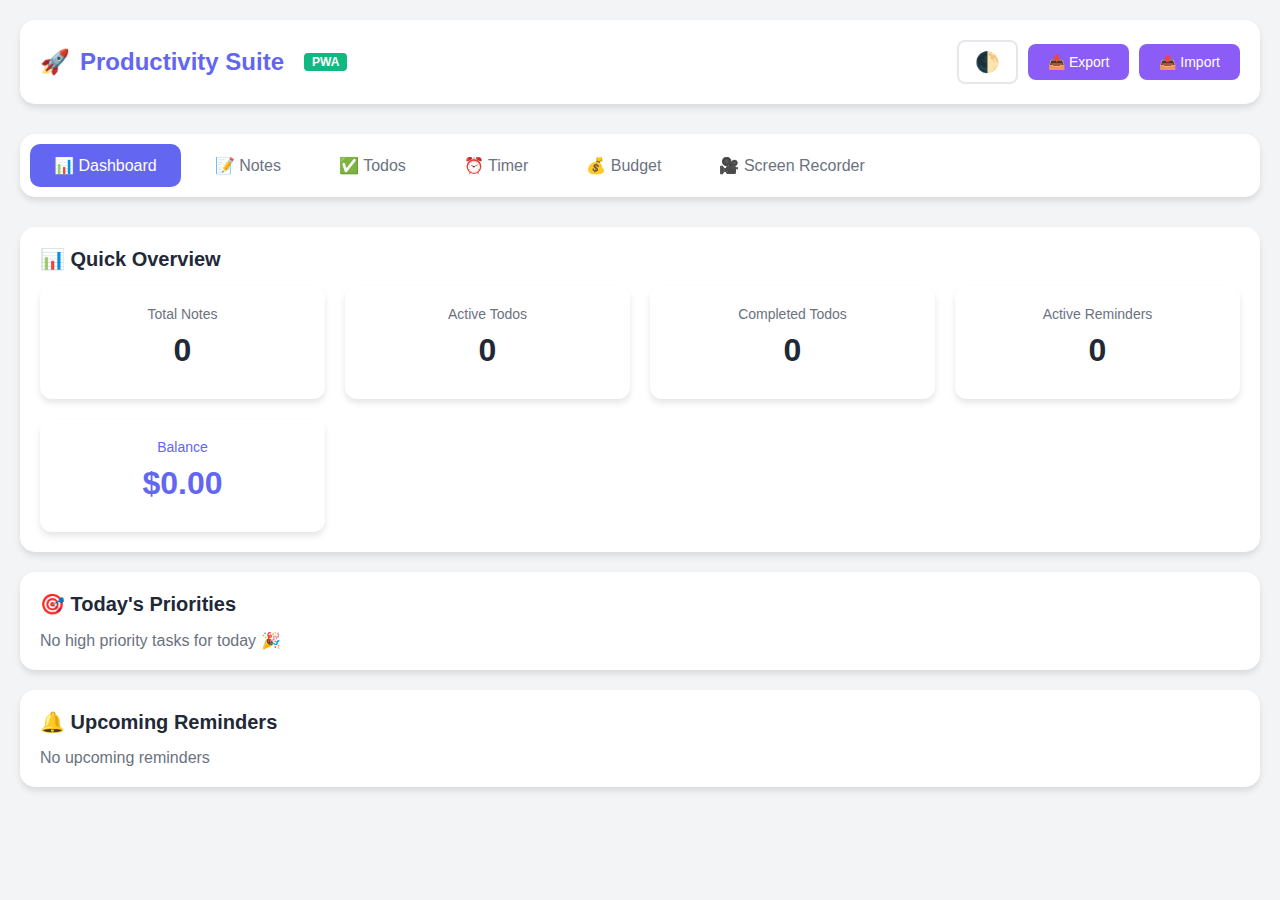
<file: todo/Productivity_Suite/Claude 4.5/index.html>
<!DOCTYPE html>
<html lang="en">
<head>
    <meta charset="UTF-8">
    <meta name="viewport" content="width=device-width, initial-scale=1.0">
    <meta name="description" content="Complete productivity suite with notes, todos, reminders, budget tracker, and screen recording">
    <meta name="theme-color" content="#6366f1">
    <meta name="apple-mobile-web-app-capable" content="yes">
    <meta name="apple-mobile-web-app-status-bar-style" content="black-translucent">
    <meta name="apple-mobile-web-app-title" content="Productivity Suite">
    <link rel="manifest" href="#" id="manifest-placeholder">
    <link rel="icon" type="image/png" href="data:image/svg+xml,<svg xmlns='http://www.w3.org/2000/svg' viewBox='0 0 100 100'><text y='.9em' font-size='90'>🚀</text></svg>">
    <link rel="apple-touch-icon" href="data:image/svg+xml,<svg xmlns='http://www.w3.org/2000/svg' viewBox='0 0 100 100'><text y='.9em' font-size='90'>🚀</text></svg>">
    <title>Productivity Suite - PWA</title>
    <style>
        * {
            margin: 0;
            padding: 0;
            box-sizing: border-box;
        }

        :root {
            --primary: #6366f1;
            --primary-dark: #4f46e5;
            --secondary: #8b5cf6;
            --success: #10b981;
            --warning: #f59e0b;
            --danger: #ef4444;
            --dark: #1f2937;
            --dark-light: #374151;
            --light: #f3f4f6;
            --white: #ffffff;
            --text: #1f2937;
            --text-light: #6b7280;
            --border: #e5e7eb;
            --shadow: 0 4px 6px rgba(0, 0, 0, 0.1);
            --shadow-lg: 0 10px 15px rgba(0, 0, 0, 0.1);
        }

        [data-theme="dark"] {
            --dark: #f3f4f6;
            --dark-light: #e5e7eb;
            --light: #1f2937;
            --white: #111827;
            --text: #f9fafb;
            --text-light: #d1d5db;
            --border: #374151;
        }

        body {
            font-family: 'Segoe UI', Tahoma, Geneva, Verdana, sans-serif;
            background: var(--light);
            color: var(--text);
            transition: all 0.3s ease;
        }

        .container {
            max-width: 1400px;
            margin: 0 auto;
            padding: 20px;
        }

        /* Header */
        header {
            background: var(--white);
            padding: 20px;
            border-radius: 15px;
            box-shadow: var(--shadow);
            margin-bottom: 30px;
            display: flex;
            justify-content: space-between;
            align-items: center;
            flex-wrap: wrap;
            gap: 20px;
        }

        .logo {
            display: flex;
            align-items: center;
            gap: 10px;
            font-size: 24px;
            font-weight: bold;
            color: var(--primary);
        }

        .header-controls {
            display: flex;
            gap: 10px;
            align-items: center;
            flex-wrap: wrap;
        }

        /* PWA Install Banner */
        .install-banner {
            background: linear-gradient(135deg, var(--primary), var(--secondary));
            color: white;
            padding: 15px 20px;
            border-radius: 10px;
            margin-bottom: 20px;
            display: none;
            justify-content: space-between;
            align-items: center;
            animation: slideDown 0.3s ease;
        }

        .install-banner.show {
            display: flex;
        }

        @keyframes slideDown {
            from {
                transform: translateY(-100%);
                opacity: 0;
            }
            to {
                transform: translateY(0);
                opacity: 1;
            }
        }

        /* Tabs Navigation */
        .tabs {
            display: flex;
            gap: 10px;
            background: var(--white);
            padding: 10px;
            border-radius: 15px;
            box-shadow: var(--shadow);
            margin-bottom: 30px;
            overflow-x: auto;
            flex-wrap: wrap;
        }

        .tab {
            padding: 12px 24px;
            border: none;
            background: transparent;
            color: var(--text-light);
            cursor: pointer;
            border-radius: 10px;
            font-size: 16px;
            font-weight: 500;
            transition: all 0.3s ease;
            white-space: nowrap;
        }

        .tab:hover {
            background: var(--light);
        }

        .tab.active {
            background: var(--primary);
            color: white;
        }

        /* Tab Content */
        .tab-content {
            display: none;
        }

        .tab-content.active {
            display: block;
            animation: fadeIn 0.3s ease;
        }

        @keyframes fadeIn {
            from { opacity: 0; transform: translateY(10px); }
            to { opacity: 1; transform: translateY(0); }
        }

        /* Buttons */
        .btn {
            padding: 10px 20px;
            border: none;
            border-radius: 8px;
            cursor: pointer;
            font-size: 14px;
            font-weight: 500;
            transition: all 0.3s ease;
            display: inline-flex;
            align-items: center;
            gap: 5px;
        }

        .btn-primary {
            background: var(--primary);
            color: white;
        }

        .btn-primary:hover {
            background: var(--primary-dark);
            transform: translateY(-2px);
            box-shadow: var(--shadow);
        }

        .btn-secondary {
            background: var(--secondary);
            color: white;
        }

        .btn-success {
            background: var(--success);
            color: white;
        }

        .btn-danger {
            background: var(--danger);
            color: white;
        }

        .btn-warning {
            background: var(--warning);
            color: white;
        }

        .btn-small {
            padding: 5px 10px;
            font-size: 12px;
        }

        .btn:disabled {
            opacity: 0.5;
            cursor: not-allowed;
        }

        /* Theme Toggle */
        .theme-toggle {
            background: var(--white);
            border: 2px solid var(--border);
            color: var(--text);
            padding: 8px 16px;
            border-radius: 8px;
            cursor: pointer;
            font-size: 20px;
        }

        /* Cards */
        .card {
            background: var(--white);
            border-radius: 15px;
            padding: 20px;
            box-shadow: var(--shadow);
            margin-bottom: 20px;
        }

        .card-header {
            font-size: 20px;
            font-weight: 600;
            margin-bottom: 15px;
            display: flex;
            justify-content: space-between;
            align-items: center;
        }

        /* Forms */
        input, textarea, select {
            width: 100%;
            padding: 12px;
            border: 2px solid var(--border);
            border-radius: 8px;
            font-size: 14px;
            margin-bottom: 10px;
            background: var(--white);
            color: var(--text);
            transition: all 0.3s ease;
        }

        input:focus, textarea:focus, select:focus {
            outline: none;
            border-color: var(--primary);
        }

        textarea {
            min-height: 100px;
            resize: vertical;
        }

        /* Notes Section */
        .notes-grid {
            display: grid;
            grid-template-columns: repeat(auto-fill, minmax(300px, 1fr));
            gap: 20px;
            margin-top: 20px;
        }

        .note {
            background: var(--white);
            border-radius: 12px;
            padding: 20px;
            box-shadow: var(--shadow);
            border-left: 4px solid var(--primary);
            transition: all 0.3s ease;
        }

        .note:hover {
            transform: translateY(-5px);
            box-shadow: var(--shadow-lg);
        }

        .note-header {
            display: flex;
            justify-content: space-between;
            align-items: start;
            margin-bottom: 10px;
        }

        .note-title {
            font-size: 18px;
            font-weight: 600;
            color: var(--text);
            word-break: break-word;
        }

        .note-content {
            color: var(--text-light);
            line-height: 1.6;
            margin-bottom: 10px;
            word-break: break-word;
        }

        .note-meta {
            display: flex;
            justify-content: space-between;
            align-items: center;
            font-size: 12px;
            color: var(--text-light);
            margin-top: 10px;
        }

        .note-actions {
            display: flex;
            gap: 5px;
        }

        .note-tag {
            display: inline-block;
            padding: 4px 8px;
            background: var(--primary);
            color: white;
            border-radius: 4px;
            font-size: 11px;
            margin-right: 5px;
        }

        /* Todo Section */
        .todo-item {
            background: var(--white);
            border-radius: 10px;
            padding: 15px;
            margin-bottom: 10px;
            display: flex;
            align-items: center;
            gap: 15px;
            box-shadow: var(--shadow);
            transition: all 0.3s ease;
        }

        .todo-item:hover {
            transform: translateX(5px);
        }

        .todo-item.completed {
            opacity: 0.6;
        }

        .todo-item.completed .todo-text {
            text-decoration: line-through;
        }

        .todo-checkbox {
            width: 20px;
            height: 20px;
            cursor: pointer;
        }

        .todo-content {
            flex: 1;
        }

        .todo-text {
            font-size: 16px;
            margin-bottom: 5px;
        }

        .todo-meta {
            display: flex;
            gap: 10px;
            font-size: 12px;
            color: var(--text-light);
            flex-wrap: wrap;
        }

        .priority-badge {
            padding: 3px 8px;
            border-radius: 4px;
            font-size: 11px;
            font-weight: 600;
        }

        .priority-high {
            background: #fee2e2;
            color: #dc2626;
        }

        .priority-medium {
            background: #fef3c7;
            color: #d97706;
        }

        .priority-low {
            background: #dbeafe;
            color: #2563eb;
        }

        /* Timer Section */
        .timer-display {
            text-align: center;
            padding: 40px;
            background: linear-gradient(135deg, var(--primary), var(--secondary));
            border-radius: 20px;
            color: white;
            margin-bottom: 20px;
        }

        .timer-time {
            font-size: 72px;
            font-weight: 700;
            margin-bottom: 20px;
            font-family: 'Courier New', monospace;
        }

        .timer-controls {
            display: flex;
            gap: 10px;
            justify-content: center;
            flex-wrap: wrap;
        }

        .reminder-list {
            margin-top: 20px;
        }

        .reminder-item {
            background: var(--white);
            border-radius: 10px;
            padding: 15px;
            margin-bottom: 10px;
            display: flex;
            justify-content: space-between;
            align-items: center;
            box-shadow: var(--shadow);
            border-left: 4px solid var(--warning);
        }

        .reminder-active {
            animation: pulse 2s infinite;
        }

        @keyframes pulse {
            0%, 100% { opacity: 1; }
            50% { opacity: 0.7; }
        }

        /* Budget Section */
        .budget-stats {
            display: grid;
            grid-template-columns: repeat(auto-fit, minmax(200px, 1fr));
            gap: 20px;
            margin-bottom: 20px;
        }

        .stat-card {
            background: var(--white);
            padding: 20px;
            border-radius: 12px;
            box-shadow: var(--shadow);
            text-align: center;
        }

        .stat-value {
            font-size: 32px;
            font-weight: 700;
            margin: 10px 0;
        }

        .stat-label {
            color: var(--text-light);
            font-size: 14px;
        }

        .income { color: var(--success); }
        .expense { color: var(--danger); }
        .balance { color: var(--primary); }

        .transaction-item {
            background: var(--white);
            border-radius: 10px;
            padding: 15px;
            margin-bottom: 10px;
            display: flex;
            justify-content: space-between;
            align-items: center;
            box-shadow: var(--shadow);
        }

        .transaction-amount {
            font-size: 18px;
            font-weight: 600;
        }

        /* Search */
        .search-box {
            position: relative;
            margin-bottom: 20px;
        }

        .search-icon {
            position: absolute;
            left: 15px;
            top: 50%;
            transform: translateY(-50%);
            color: var(--text-light);
        }

        input[type="search"] {
            padding-left: 45px;
        }

        /* Stats Dashboard */
        .stats-grid {
            display: grid;
            grid-template-columns: repeat(auto-fit, minmax(250px, 1fr));
            gap: 20px;
        }

        /* Empty State */
        .empty-state {
            text-align: center;
            padding: 60px 20px;
            color: var(--text-light);
        }

        .empty-state-icon {
            font-size: 64px;
            margin-bottom: 20px;
            opacity: 0.5;
        }

        /* Modal */
        .modal {
            display: none;
            position: fixed;
            top: 0;
            left: 0;
            width: 100%;
            height: 100%;
            background: rgba(0, 0, 0, 0.5);
            z-index: 1000;
            align-items: center;
            justify-content: center;
        }

        .modal.active {
            display: flex;
        }

        .modal-content {
            background: var(--white);
            padding: 30px;
            border-radius: 15px;
            max-width: 500px;
            width: 90%;
            max-height: 90vh;
            overflow-y: auto;
        }

        .modal-header {
            font-size: 24px;
            font-weight: 600;
            margin-bottom: 20px;
        }

        /* Screen Recorder Section */
        .recorder-controls {
            display: flex;
            flex-direction: column;
            gap: 20px;
        }

        .video-preview {
            width: 100%;
            border-radius: 10px;
            background: #000;
            display: none;
        }

        .video-preview.active {
            display: block;
        }

        .recording-indicator {
            display: none;
            align-items: center;
            gap: 10px;
            padding: 10px 20px;
            background: var(--danger);
            color: white;
            border-radius: 8px;
            font-weight: 600;
        }

        .recording-indicator.active {
            display: flex;
        }

        .recording-dot {
            width: 12px;
            height: 12px;
            background: white;
            border-radius: 50%;
            animation: blink 1s infinite;
        }

        @keyframes blink {
            0%, 100% { opacity: 1; }
            50% { opacity: 0.3; }
        }

        .recordings-list {
            margin-top: 20px;
        }

        .recording-item {
            background: var(--white);
            border-radius: 10px;
            padding: 15px;
            margin-bottom: 10px;
            box-shadow: var(--shadow);
        }

        .recording-item video {
            width: 100%;
            border-radius: 8px;
            margin: 10px 0;
        }

        .screenshots-grid {
            display: grid;
            grid-template-columns: repeat(auto-fill, minmax(200px, 1fr));
            gap: 15px;
            margin-top: 20px;
        }

        .screenshot-item {
            position: relative;
            border-radius: 10px;
            overflow: hidden;
            box-shadow: var(--shadow);
            transition: all 0.3s ease;
        }

        .screenshot-item:hover {
            transform: translateY(-5px);
            box-shadow: var(--shadow-lg);
        }

        .screenshot-item img {
            width: 100%;
            height: 200px;
            object-fit: cover;
        }

        .screenshot-actions {
            position: absolute;
            bottom: 0;
            left: 0;
            right: 0;
            background: rgba(0, 0, 0, 0.7);
            padding: 10px;
            display: flex;
            gap: 5px;
            justify-content: center;
        }

        /* Responsive */
        @media (max-width: 768px) {
            .timer-time {
                font-size: 48px;
            }

            .notes-grid {
                grid-template-columns: 1fr;
            }

            .tabs {
                overflow-x: auto;
            }

            header {
                flex-direction: column;
            }

            .header-controls {
                width: 100%;
                justify-content: center;
            }
        }

        /* Scrollbar */
        ::-webkit-scrollbar {
            width: 8px;
            height: 8px;
        }

        ::-webkit-scrollbar-track {
            background: var(--light);
        }

        ::-webkit-scrollbar-thumb {
            background: var(--primary);
            border-radius: 4px;
        }

        /* Pomodoro Timer */
        .pomodoro-mode {
            display: flex;
            gap: 10px;
            justify-content: center;
            margin-bottom: 20px;
        }

        .mode-btn {
            padding: 8px 16px;
            border: 2px solid white;
            background: transparent;
            color: white;
            border-radius: 8px;
            cursor: pointer;
            transition: all 0.3s ease;
        }

        .mode-btn.active {
            background: white;
            color: var(--primary);
        }

        /* Export/Import */
        .data-controls {
            display: flex;
            gap: 10px;
            flex-wrap: wrap;
            margin-top: 20px;
        }

        /* Toast Notification */
        .toast {
            position: fixed;
            bottom: 20px;
            right: 20px;
            background: var(--dark);
            color: white;
            padding: 15px 20px;
            border-radius: 8px;
            box-shadow: var(--shadow-lg);
            z-index: 2000;
            animation: slideIn 0.3s ease;
            display: none;
        }

        .toast.show {
            display: block;
        }

        @keyframes slideIn {
            from {
                transform: translateX(400px);
            }
            to {
                transform: translateX(0);
            }
        }

        .filter-buttons {
            display: flex;
            gap: 10px;
            margin-bottom: 20px;
            flex-wrap: wrap;
        }

        .filter-btn {
            padding: 8px 16px;
            border: 2px solid var(--border);
            background: var(--white);
            color: var(--text);
            border-radius: 8px;
            cursor: pointer;
            transition: all 0.3s ease;
        }

        .filter-btn.active {
            background: var(--primary);
            color: white;
            border-color: var(--primary);
        }

        /* Recording Timer */
        .recording-timer {
            font-size: 18px;
            font-family: 'Courier New', monospace;
            margin-left: 10px;
        }

        /* Offline Indicator */
        .offline-indicator {
            position: fixed;
            top: 20px;
            left: 50%;
            transform: translateX(-50%);
            background: var(--warning);
            color: white;
            padding: 10px 20px;
            border-radius: 8px;
            display: none;
            z-index: 3000;
        }

        .offline-indicator.show {
            display: block;
        }
    </style>
</head>
<body>
    <!-- Offline Indicator -->
    <div id="offlineIndicator" class="offline-indicator">
        📡 You're offline - Changes will sync when connection is restored
    </div>

    <!-- Install Banner -->
    <div id="installBanner" class="install-banner">
        <div>
            <strong>📱 Install App</strong>
            <p style="margin: 5px 0 0 0; font-size: 14px;">Install this app for a better experience!</p>
        </div>
        <div style="display: flex; gap: 10px;">
            <button class="btn btn-primary" onclick="installPWA()">Install</button>
            <button class="btn btn-secondary" onclick="dismissInstall()">Later</button>
        </div>
    </div>

    <div class="container">
        <!-- Header -->
        <header>
            <div class="logo">
                <span>🚀</span>
                <span>Productivity Suite</span>
                <span style="font-size: 12px; background: var(--success); color: white; padding: 2px 8px; border-radius: 4px; margin-left: 10px;">PWA</span>
            </div>
            <div class="header-controls">
                <button class="theme-toggle" onclick="toggleTheme()" title="Toggle Theme">🌓</button>
                <button class="btn btn-secondary" onclick="exportData()">📥 Export</button>
                <button class="btn btn-secondary" onclick="document.getElementById('importFile').click()">📤 Import</button>
                <input type="file" id="importFile" style="display: none" accept=".json" onchange="importData(event)">
            </div>
        </header>

        <!-- Tabs Navigation -->
        <div class="tabs">
            <button class="tab active" onclick="switchTab('dashboard')">📊 Dashboard</button>
            <button class="tab" onclick="switchTab('notes')">📝 Notes</button>
            <button class="tab" onclick="switchTab('todos')">✅ Todos</button>
            <button class="tab" onclick="switchTab('timer')">⏰ Timer</button>
            <button class="tab" onclick="switchTab('budget')">💰 Budget</button>
            <button class="tab" onclick="switchTab('recorder')">🎥 Screen Recorder</button>
        </div>

        <!-- Dashboard Tab -->
        <div id="dashboard" class="tab-content active">
            <div class="card">
                <h2 class="card-header">📊 Quick Overview</h2>
                <div class="stats-grid">
                    <div class="stat-card">
                        <div class="stat-label">Total Notes</div>
                        <div class="stat-value" id="dashNoteCount">0</div>
                    </div>
                    <div class="stat-card">
                        <div class="stat-label">Active Todos</div>
                        <div class="stat-value" id="dashTodoCount">0</div>
                    </div>
                    <div class="stat-card">
                        <div class="stat-label">Completed Todos</div>
                        <div class="stat-value" id="dashCompletedCount">0</div>
                    </div>
                    <div class="stat-card">
                        <div class="stat-label">Active Reminders</div>
                        <div class="stat-value" id="dashReminderCount">0</div>
                    </div>
                    <div class="stat-card">
                        <div class="stat-label balance">Balance</div>
                        <div class="stat-value balance" id="dashBalance">$0</div>
                    </div>
                </div>
            </div>

            <div class="card">
                <h3 class="card-header">🎯 Today's Priorities</h3>
                <div id="todayPriorities"></div>
            </div>

            <div class="card">
                <h3 class="card-header">🔔 Upcoming Reminders</h3>
                <div id="upcomingReminders"></div>
            </div>
        </div>

        <!-- Notes Tab -->
        <div id="notes" class="tab-content">
            <div class="card">
                <h2 class="card-header">
                    📝 Notes
                    <button class="btn btn-primary" onclick="showNoteModal()">+ New Note</button>
                </h2>
                
                <div class="search-box">
                    <span class="search-icon">🔍</span>
                    <input type="search" id="noteSearch" placeholder="Search notes..." oninput="searchNotes()">
                </div>

                <div class="filter-buttons">
                    <button class="filter-btn active" onclick="filterNotes('all')">All</button>
                    <button class="filter-btn" onclick="filterNotes('personal')">Personal</button>
                    <button class="filter-btn" onclick="filterNotes('work')">Work</button>
                    <button class="filter-btn" onclick="filterNotes('ideas')">Ideas</button>
                </div>

                <div class="notes-grid" id="notesContainer"></div>
            </div>
        </div>

        <!-- Todos Tab -->
        <div id="todos" class="tab-content">
            <div class="card">
                <h2 class="card-header">
                    ✅ Todo List
                    <button class="btn btn-primary" onclick="showTodoModal()">+ New Todo</button>
                </h2>

                <div class="filter-buttons">
                    <button class="filter-btn active" onclick="filterTodos('all')">All</button>
                    <button class="filter-btn" onclick="filterTodos('active')">Active</button>
                    <button class="filter-btn" onclick="filterTodos('completed')">Completed</button>
                    <button class="filter-btn" onclick="filterTodos('high')">High Priority</button>
                </div>

                <div id="todosContainer"></div>
            </div>
        </div>

        <!-- Timer Tab -->
        <div id="timer" class="tab-content">
            <div class="card">
                <h2 class="card-header">⏰ Pomodoro Timer</h2>
                
                <div class="timer-display">
                    <div class="pomodoro-mode">
                        <button class="mode-btn active" onclick="setPomodoroMode('work')">Work</button>
                        <button class="mode-btn" onclick="setPomodoroMode('short')">Short Break</button>
                        <button class="mode-btn" onclick="setPomodoroMode('long')">Long Break</button>
                    </div>
                    <div class="timer-time" id="timerDisplay">25:00</div>
                    <div class="timer-controls">
                        <button class="btn btn-primary" onclick="startTimer()">▶️ Start</button>
                        <button class="btn btn-secondary" onclick="pauseTimer()">⏸️ Pause</button>
                        <button class="btn btn-danger" onclick="resetTimer()">🔄 Reset</button>
                    </div>
                </div>
            </div>

            <div class="card">
                <h2 class="card-header">
                    🔔 Reminders
                    <button class="btn btn-primary" onclick="showReminderModal()">+ New Reminder</button>
                </h2>
                <div class="reminder-list" id="reminderContainer"></div>
            </div>
        </div>

        <!-- Budget Tab -->
        <div id="budget" class="tab-content">
            <div class="card">
                <h2 class="card-header">💰 Budget Tracker</h2>
                
                <div class="budget-stats">
                    <div class="stat-card">
                        <div class="stat-label">Total Income</div>
                        <div class="stat-value income" id="totalIncome">$0</div>
                    </div>
                    <div class="stat-card">
                        <div class="stat-label">Total Expenses</div>
                        <div class="stat-value expense" id="totalExpense">$0</div>
                    </div>
                    <div class="stat-card">
                        <div class="stat-label">Balance</div>
                        <div class="stat-value balance" id="totalBalance">$0</div>
                    </div>
                </div>

                <div style="display: flex; gap: 10px; margin-bottom: 20px; flex-wrap: wrap;">
                    <button class="btn btn-success" onclick="showTransactionModal('income')">+ Add Income</button>
                    <button class="btn btn-danger" onclick="showTransactionModal('expense')">- Add Expense</button>
                </div>

                <div class="filter-buttons">
                    <button class="filter-btn active" onclick="filterTransactions('all')">All</button>
                    <button class="filter-btn" onclick="filterTransactions('income')">Income</button>
                    <button class="filter-btn" onclick="filterTransactions('expense')">Expenses</button>
                </div>

                <div id="transactionsContainer"></div>
            </div>
        </div>

        <!-- Screen Recorder Tab -->
        <div id="recorder" class="tab-content">
            <div class="card">
                <h2 class="card-header">🎥 Screen Recorder & Screenshots</h2>
                
                <div class="recorder-controls">
                    <div class="recording-indicator" id="recordingIndicator">
                        <div class="recording-dot"></div>
                        <span>Recording</span>
                        <span class="recording-timer" id="recordingTimer">00:00</span>
                    </div>

                    <video id="screenPreview" class="video-preview" autoplay muted></video>

                    <div style="display: flex; gap: 10px; flex-wrap: wrap;">
                        <button class="btn btn-danger" id="startRecordBtn" onclick="startRecording()">
                            ⏺️ Start Recording
                        </button>
                        <button class="btn btn-warning" id="stopRecordBtn" onclick="stopRecording()" disabled>
                            ⏹️ Stop Recording
                        </button>
                        <button class="btn btn-primary" onclick="takeScreenshot()">
                            📸 Take Screenshot
                        </button>
                        <button class="btn btn-secondary" onclick="clearAllRecordings()">
                            🗑️ Clear All
                        </button>
                    </div>

                    <div style="background: var(--light); padding: 15px; border-radius: 8px; margin-top: 10px;">
                        <h4 style="margin-bottom: 10px;">Recording Options:</h4>
                        <label style="display: flex; align-items: center; gap: 10px; margin-bottom: 10px;">
                            <input type="checkbox" id="audioToggle" checked>
                            <span>Include Audio</span>
                        </label>
                        <label style="display: flex; align-items: center; gap: 10px;">
                            <input type="checkbox" id="micToggle">
                            <span>Include Microphone</span>
                        </label>
                    </div>
                </div>
            </div>

            <div class="card">
                <h3 class="card-header">
                    📹 Recordings
                    <span style="font-size: 14px; font-weight: normal; color: var(--text-light);" id="recordingsCount">0 recordings</span>
                </h3>
                <div id="recordingsList" class="recordings-list"></div>
            </div>

            <div class="card">
                <h3 class="card-header">
                    📸 Screenshots
                    <span style="font-size: 14px; font-weight: normal; color: var(--text-light);" id="screenshotsCount">0 screenshots</span>
                </h3>
                <div id="screenshotsList" class="screenshots-grid"></div>
            </div>
        </div>
    </div>

    <!-- Note Modal -->
    <div id="noteModal" class="modal">
        <div class="modal-content">
            <h2 class="modal-header">Create Note</h2>
            <input type="text" id="noteTitle" placeholder="Note title...">
            <textarea id="noteContent" placeholder="Note content..."></textarea>
            <select id="noteCategory">
                <option value="personal">Personal</option>
                <option value="work">Work</option>
                <option value="ideas">Ideas</option>
                <option value="other">Other</option>
            </select>
            <div style="display: flex; gap: 10px; margin-top: 10px;">
                <button class="btn btn-primary" onclick="saveNote()">Save Note</button>
                <button class="btn btn-secondary" onclick="closeModal('noteModal')">Cancel</button>
            </div>
        </div>
    </div>

    <!-- Todo Modal -->
    <div id="todoModal" class="modal">
        <div class="modal-content">
            <h2 class="modal-header">Create Todo</h2>
            <input type="text" id="todoText" placeholder="What needs to be done?">
            <select id="todoPriority">
                <option value="low">Low Priority</option>
                <option value="medium">Medium Priority</option>
                <option value="high">High Priority</option>
            </select>
            <input type="date" id="todoDueDate">
            <select id="todoCategory">
                <option value="personal">Personal</option>
                <option value="work">Work</option>
                <option value="shopping">Shopping</option>
                <option value="other">Other</option>
            </select>
            <div style="display: flex; gap: 10px; margin-top: 10px;">
                <button class="btn btn-primary" onclick="saveTodo()">Save Todo</button>
                <button class="btn btn-secondary" onclick="closeModal('todoModal')">Cancel</button>
            </div>
        </div>
    </div>

    <!-- Reminder Modal -->
    <div id="reminderModal" class="modal">
        <div class="modal-content">
            <h2 class="modal-header">Create Reminder</h2>
            <input type="text" id="reminderText" placeholder="Reminder message...">
            <input type="datetime-local" id="reminderTime">
            <div style="display: flex; gap: 10px; margin-top: 10px;">
                <button class="btn btn-primary" onclick="saveReminder()">Save Reminder</button>
                <button class="btn btn-secondary" onclick="closeModal('reminderModal')">Cancel</button>
            </div>
        </div>
    </div>

    <!-- Transaction Modal -->
    <div id="transactionModal" class="modal">
        <div class="modal-content">
            <h2 class="modal-header" id="transactionModalTitle">Add Transaction</h2>
            <input type="text" id="transactionDescription" placeholder="Description...">
            <input type="number" id="transactionAmount" placeholder="Amount..." step="0.01">
            <select id="transactionCategory">
                <option value="salary">Salary</option>
                <option value="freelance">Freelance</option>
                <option value="food">Food</option>
                <option value="transport">Transport</option>
                <option value="entertainment">Entertainment</option>
                <option value="bills">Bills</option>
                <option value="shopping">Shopping</option>
                <option value="other">Other</option>
            </select>
            <input type="date" id="transactionDate">
            <div style="display: flex; gap: 10px; margin-top: 10px;">
                <button class="btn btn-primary" onclick="saveTransaction()">Save Transaction</button>
                <button class="btn btn-secondary" onclick="closeModal('transactionModal')">Cancel</button>
            </div>
        </div>
    </div>

    <!-- Toast Notification -->
    <div id="toast" class="toast"></div>

    <script>
        // PWA Variables
        let deferredPrompt;
        let isInstalled = false;

        // Data Storage
        let notes = JSON.parse(localStorage.getItem('notes')) || [];
        let todos = JSON.parse(localStorage.getItem('todos')) || [];
        let reminders = JSON.parse(localStorage.getItem('reminders')) || [];
        let transactions = JSON.parse(localStorage.getItem('transactions')) || [];
        let recordings = JSON.parse(localStorage.getItem('recordings')) || [];
        let screenshots = JSON.parse(localStorage.getItem('screenshots')) || [];
        
        // Timer Variables
        let timerInterval;
        let timeLeft = 25 * 60;
        let isTimerRunning = false;
        let currentMode = 'work';
        let currentTransactionType = 'income';

        // Recording Variables
        let mediaRecorder;
        let recordedChunks = [];
        let screenStream;
        let recordingStartTime;
        let recordingTimerInterval;

        // Pomodoro times
        const pomodoroTimes = {
            work: 25 * 60,
            short: 5 * 60,
            long: 15 * 60
        };

        // ==================== PWA FUNCTIONALITY ====================

        // Register Service Worker
        if ('serviceWorker' in navigator) {
            window.addEventListener('load', () => {
                navigator.serviceWorker.register(createServiceWorkerBlob())
                    .then(registration => {
                        console.log('SW registered:', registration);
                    })
                    .catch(err => {
                        console.log('SW registration failed:', err);
                    });
            });
        }

        function createServiceWorkerBlob() {
            const swCode = `
                const CACHE_NAME = 'productivity-suite-v1';
                const urlsToCache = [
                    '/',
                ];

                self.addEventListener('install', event => {
                    event.waitUntil(
                        caches.open(CACHE_NAME)
                            .then(cache => cache.addAll(urlsToCache))
                    );
                });

                self.addEventListener('fetch', event => {
                    event.respondWith(
                        caches.match(event.request)
                            .then(response => response || fetch(event.request))
                    );
                });

                self.addEventListener('activate', event => {
                    event.waitUntil(
                        caches.keys().then(cacheNames => {
                            return Promise.all(
                                cacheNames.map(cacheName => {
                                    if (cacheName !== CACHE_NAME) {
                                        return caches.delete(cacheName);
                                    }
                                })
                            );
                        })
                    );
                });
            `;
            
            const blob = new Blob([swCode], { type: 'application/javascript' });
            return URL.createObjectURL(blob);
        }

        // Create Manifest
        const manifest = {
            name: "Productivity Suite",
            short_name: "ProdSuite",
            description: "Complete productivity suite with notes, todos, reminders, budget tracker, and screen recording",
            start_url: window.location.href,
            display: "standalone",
            background_color: "#f3f4f6",
            theme_color: "#6366f1",
            orientation: "any",
            icons: [
                {
                    src: "data:image/svg+xml,<svg xmlns='http://www.w3.org/2000/svg' viewBox='0 0 100 100'><text y='.9em' font-size='90'>🚀</text></svg>",
                    sizes: "512x512",
                    type: "image/svg+xml",
                    purpose: "any maskable"
                }
            ]
        };

        const manifestBlob = new Blob([JSON.stringify(manifest)], { type: 'application/json' });
        const manifestURL = URL.createObjectURL(manifestBlob);
        document.getElementById('manifest-placeholder').setAttribute('href', manifestURL);

        // Install PWA prompt
        window.addEventListener('beforeinstallprompt', (e) => {
            e.preventDefault();
            deferredPrompt = e;
            document.getElementById('installBanner').classList.add('show');
        });

        async function installPWA() {
            if (!deferredPrompt) {
                showToast('App is already installed or cannot be installed');
                return;
            }
            
            deferredPrompt.prompt();
            const { outcome } = await deferredPrompt.userChoice;
            
            if (outcome === 'accepted') {
                showToast('App installed successfully! 🎉');
                document.getElementById('installBanner').classList.remove('show');
            }
            
            deferredPrompt = null;
        }

        function dismissInstall() {
            document.getElementById('installBanner').classList.remove('show');
        }

        // Check if installed
        window.addEventListener('appinstalled', () => {
            isInstalled = true;
            showToast('App installed successfully! 🎉');
            document.getElementById('installBanner').classList.remove('show');
        });

        // Online/Offline Detection
        window.addEventListener('online', () => {
            document.getElementById('offlineIndicator').classList.remove('show');
            showToast('Back online! 🌐');
        });

        window.addEventListener('offline', () => {
            document.getElementById('offlineIndicator').classList.add('show');
        });

        // ==================== SCREEN RECORDING FUNCTIONALITY ====================

        async function startRecording() {
            try {
                const includeAudio = document.getElementById('audioToggle').checked;
                const includeMic = document.getElementById('micToggle').checked;

                // Request screen capture
                const displayMediaOptions = {
                    video: {
                        cursor: "always",
                        displaySurface: "monitor"
                    },
                    audio: includeAudio
                };

                screenStream = await navigator.mediaDevices.getDisplayMedia(displayMediaOptions);

                // Add microphone if requested
                if (includeMic) {
                    try {
                        const audioStream = await navigator.mediaDevices.getUserMedia({ audio: true });
                        const audioTrack = audioStream.getAudioTracks()[0];
                        screenStream.addTrack(audioTrack);
                    } catch (err) {
                        showToast('Could not access microphone');
                    }
                }

                // Show preview
                const preview = document.getElementById('screenPreview');
                preview.srcObject = screenStream;
                preview.classList.add('active');

                // Setup MediaRecorder
                recordedChunks = [];
                mediaRecorder = new MediaRecorder(screenStream, {
                    mimeType: 'video/webm;codecs=vp9'
                });

                mediaRecorder.ondataavailable = (event) => {
                    if (event.data.size > 0) {
                        recordedChunks.push(event.data);
                    }
                };

                mediaRecorder.onstop = saveRecording;

                // Start recording
                mediaRecorder.start();
                recordingStartTime = Date.now();
                
                // Update UI
                document.getElementById('recordingIndicator').classList.add('active');
                document.getElementById('startRecordBtn').disabled = true;
                document.getElementById('stopRecordBtn').disabled = false;

                // Start timer
                recordingTimerInterval = setInterval(updateRecordingTimer, 1000);

                showToast('Recording started! 🎥');

                // Handle stream end
                screenStream.getVideoTracks()[0].onended = () => {
                    stopRecording();
                };

            } catch (err) {
                console.error('Error starting recording:', err);
                showToast('Could not start recording. Please check permissions.');
            }
        }

        function stopRecording() {
            if (mediaRecorder && mediaRecorder.state !== 'inactive') {
                mediaRecorder.stop();
                
                // Stop all tracks
                if (screenStream) {
                    screenStream.getTracks().forEach(track => track.stop());
                }

                // Hide preview
                document.getElementById('screenPreview').classList.remove('active');
                document.getElementById('screenPreview').srcObject = null;

                // Update UI
                document.getElementById('recordingIndicator').classList.remove('active');
                document.getElementById('startRecordBtn').disabled = false;
                document.getElementById('stopRecordBtn').disabled = true;

                // Stop timer
                clearInterval(recordingTimerInterval);
                document.getElementById('recordingTimer').textContent = '00:00';

                showToast('Recording stopped! ⏹️');
            }
        }

        function updateRecordingTimer() {
            const elapsed = Math.floor((Date.now() - recordingStartTime) / 1000);
            const minutes = Math.floor(elapsed / 60);
            const seconds = elapsed % 60;
            document.getElementById('recordingTimer').textContent = 
                `${String(minutes).padStart(2, '0')}:${String(seconds).padStart(2, '0')}`;
        }

        function saveRecording() {
            const blob = new Blob(recordedChunks, { type: 'video/webm' });
            const url = URL.createObjectURL(blob);
            
            const recording = {
                id: Date.now(),
                url: url,
                blob: blob,
                timestamp: new Date().toISOString(),
                duration: Math.floor((Date.now() - recordingStartTime) / 1000)
            };

            recordings.unshift(recording);
            
            // Store in IndexedDB for larger files
            storeRecordingInDB(recording);
            
            renderRecordings();
            showToast('Recording saved! 💾');
        }

        async function takeScreenshot() {
            try {
                const stream = await navigator.mediaDevices.getDisplayMedia({
                    video: { mediaSource: 'screen' }
                });

                const track = stream.getVideoTracks()[0];
                const imageCapture = new ImageCapture(track);
                const bitmap = await imageCapture.grabFrame();

                // Create canvas and draw frame
                const canvas = document.createElement('canvas');
                canvas.width = bitmap.width;
                canvas.height = bitmap.height;
                const ctx = canvas.getContext('2d');
                ctx.drawImage(bitmap, 0, 0);

                // Convert to blob
                canvas.toBlob((blob) => {
                    const screenshot = {
                        id: Date.now(),
                        url: URL.createObjectURL(blob),
                        blob: blob,
                        timestamp: new Date().toISOString()
                    };

                    screenshots.unshift(screenshot);
                    storeScreenshotInDB(screenshot);
                    renderScreenshots();
                    showToast('Screenshot captured! 📸');
                }, 'image/png');

                // Stop the stream
                track.stop();

            } catch (err) {
                console.error('Error taking screenshot:', err);
                showToast('Could not capture screenshot. Please try again.');
            }
        }

        function renderRecordings() {
            const container = document.getElementById('recordingsList');
            document.getElementById('recordingsCount').textContent = `${recordings.length} recording${recordings.length !== 1 ? 's' : ''}`;

            if (recordings.length === 0) {
                container.innerHTML = `
                    <div class="empty-state">
                        <div class="empty-state-icon">🎥</div>
                        <h3>No recordings yet</h3>
                        <p>Start recording your screen to see recordings here!</p>
                    </div>
                `;
                return;
            }

            container.innerHTML = recordings.map(rec => `
                <div class="recording-item">
                    <div style="display: flex; justify-content: space-between; margin-bottom: 10px;">
                        <div>
                            <strong>Recording ${rec.id}</strong>
                            <div style="font-size: 12px; color: var(--text-light); margin-top: 5px;">
                                ${formatDateTime(rec.timestamp)} • ${formatDuration(rec.duration)}
                            </div>
                        </div>
                        <div style="display: flex; gap: 5px;">
                            <button class="btn btn-primary btn-small" onclick="downloadRecording(${rec.id})">⬇️ Download</button>
                            <button class="btn btn-danger btn-small" onclick="deleteRecording(${rec.id})">🗑️</button>
                        </div>
                    </div>
                    <video src="${rec.url}" controls style="width: 100%; border-radius: 8px;"></video>
                </div>
            `).join('');
        }

        function renderScreenshots() {
            const container = document.getElementById('screenshotsList');
            document.getElementById('screenshotsCount').textContent = `${screenshots.length} screenshot${screenshots.length !== 1 ? 's' : ''}`;

            if (screenshots.length === 0) {
                container.innerHTML = `
                    <div class="empty-state">
                        <div class="empty-state-icon">📸</div>
                        <h3>No screenshots yet</h3>
                        <p>Capture screenshots to see them here!</p>
                    </div>
                `;
                return;
            }

            container.innerHTML = screenshots.map(shot => `
                <div class="screenshot-item">
                    <img src="${shot.url}" alt="Screenshot ${shot.id}">
                    <div class="screenshot-actions">
                        <button class="btn btn-primary btn-small" onclick="downloadScreenshot(${shot.id})">⬇️</button>
                        <button class="btn btn-danger btn-small" onclick="deleteScreenshot(${shot.id})">🗑️</button>
                    </div>
                    <div style="position: absolute; top: 10px; right: 10px; background: rgba(0,0,0,0.7); color: white; padding: 5px 10px; border-radius: 4px; font-size: 11px;">
                        ${formatDate(shot.timestamp)}
                    </div>
                </div>
            `).join('');
        }

        function downloadRecording(id) {
            const recording = recordings.find(r => r.id === id);
            if (recording) {
                const a = document.createElement('a');
                a.href = recording.url;
                a.download = `recording-${id}.webm`;
                a.click();
                showToast('Recording downloaded! 📥');
            }
        }

        function downloadScreenshot(id) {
            const screenshot = screenshots.find(s => s.id === id);
            if (screenshot) {
                const a = document.createElement('a');
                a.href = screenshot.url;
                a.download = `screenshot-${id}.png`;
                a.click();
                showToast('Screenshot downloaded! 📥');
            }
        }

        function deleteRecording(id) {
            if (confirm('Delete this recording?')) {
                recordings = recordings.filter(r => r.id !== id);
                deleteRecordingFromDB(id);
                renderRecordings();
                showToast('Recording deleted');
            }
        }

        function deleteScreenshot(id) {
            if (confirm('Delete this screenshot?')) {
                screenshots = screenshots.filter(s => s.id !== id);
                deleteScreenshotFromDB(id);
                renderScreenshots();
                showToast('Screenshot deleted');
            }
        }

        function clearAllRecordings() {
            if (confirm('Delete all recordings and screenshots? This cannot be undone.')) {
                recordings = [];
                screenshots = [];
                clearRecordingsDB();
                clearScreenshotsDB();
                renderRecordings();
                renderScreenshots();
                showToast('All recordings and screenshots deleted');
            }
        }

        function formatDuration(seconds) {
            const mins = Math.floor(seconds / 60);
            const secs = seconds % 60;
            return `${mins}:${String(secs).padStart(2, '0')}`;
        }

        // IndexedDB for storing recordings (localStorage has size limits)
        function openDB() {
            return new Promise((resolve, reject) => {
                const request = indexedDB.open('ProductivitySuiteDB', 1);
                
                request.onerror = () => reject(request.error);
                request.onsuccess = () => resolve(request.result);
                
                request.onupgradeneeded = (event) => {
                    const db = event.target.result;
                    if (!db.objectStoreNames.contains('recordings')) {
                        db.createObjectStore('recordings', { keyPath: 'id' });
                    }
                    if (!db.objectStoreNames.contains('screenshots')) {
                        db.createObjectStore('screenshots', { keyPath: 'id' });
                    }
                };
            });
        }

        async function storeRecordingInDB(recording) {
            try {
                const db = await openDB();
                const tx = db.transaction('recordings', 'readwrite');
                const store = tx.objectStore('recordings');
                await store.add({
                    id: recording.id,
                    blob: recording.blob,
                    timestamp: recording.timestamp,
                    duration: recording.duration
                });
            } catch (err) {
                console.error('Error storing recording:', err);
            }
        }

        async function storeScreenshotInDB(screenshot) {
            try {
                const db = await openDB();
                const tx = db.transaction('screenshots', 'readwrite');
                const store = tx.objectStore('screenshots');
                await store.add({
                    id: screenshot.id,
                    blob: screenshot.blob,
                    timestamp: screenshot.timestamp
                });
            } catch (err) {
                console.error('Error storing screenshot:', err);
            }
        }

        async function deleteRecordingFromDB(id) {
            try {
                const db = await openDB();
                const tx = db.transaction('recordings', 'readwrite');
                const store = tx.objectStore('recordings');
                await store.delete(id);
            } catch (err) {
                console.error('Error deleting recording:', err);
            }
        }

        async function deleteScreenshotFromDB(id) {
            try {
                const db = await openDB();
                const tx = db.transaction('screenshots', 'readwrite');
                const store = tx.objectStore('screenshots');
                await store.delete(id);
            } catch (err) {
                console.error('Error deleting screenshot:', err);
            }
        }

        async function clearRecordingsDB() {
            try {
                const db = await openDB();
                const tx = db.transaction('recordings', 'readwrite');
                const store = tx.objectStore('recordings');
                await store.clear();
            } catch (err) {
                console.error('Error clearing recordings:', err);
            }
        }

        async function clearScreenshotsDB() {
            try {
                const db = await openDB();
                const tx = db.transaction('screenshots', 'readwrite');
                const store = tx.objectStore('screenshots');
                await store.clear();
            } catch (err) {
                console.error('Error clearing screenshots:', err);
            }
        }

        async function loadRecordingsFromDB() {
            try {
                const db = await openDB();
                const tx = db.transaction('recordings', 'readonly');
                const store = tx.objectStore('recordings');
                const request = store.getAll();
                
                request.onsuccess = () => {
                    const dbRecordings = request.result;
                    recordings = dbRecordings.map(rec => ({
                        id: rec.id,
                        url: URL.createObjectURL(rec.blob),
                        blob: rec.blob,
                        timestamp: rec.timestamp,
                        duration: rec.duration
                    }));
                    renderRecordings();
                };
            } catch (err) {
                console.error('Error loading recordings:', err);
            }
        }

        async function loadScreenshotsFromDB() {
            try {
                const db = await openDB();
                const tx = db.transaction('screenshots', 'readonly');
                const store = tx.objectStore('screenshots');
                const request = store.getAll();
                
                request.onsuccess = () => {
                    const dbScreenshots = request.result;
                    screenshots = dbScreenshots.map(shot => ({
                        id: shot.id,
                        url: URL.createObjectURL(shot.blob),
                        blob: shot.blob,
                        timestamp: shot.timestamp
                    }));
                    renderScreenshots();
                };
            } catch (err) {
                console.error('Error loading screenshots:', err);
            }
        }

        // ==================== ORIGINAL FUNCTIONALITY ====================

        // Initialize App
        function init() {
            renderNotes();
            renderTodos();
            renderReminders();
            renderTransactions();
            updateDashboard();
            loadRecordingsFromDB();
            loadScreenshotsFromDB();
            checkReminders();
            setInterval(checkReminders, 30000);
            
            const today = new Date().toISOString().split('T')[0];
            document.getElementById('todoDueDate').value = today;
            document.getElementById('transactionDate').value = today;
        }

        // Tab Switching
        function switchTab(tabName) {
            const tabs = document.querySelectorAll('.tab');
            const contents = document.querySelectorAll('.tab-content');
            
            tabs.forEach(tab => tab.classList.remove('active'));
            contents.forEach(content => content.classList.remove('active'));
            
            event.target.classList.add('active');
            document.getElementById(tabName).classList.add('active');
        }

        // Theme Toggle
        function toggleTheme() {
            const html = document.documentElement;
            const currentTheme = html.getAttribute('data-theme');
            const newTheme = currentTheme === 'dark' ? 'light' : 'dark';
            html.setAttribute('data-theme', newTheme);
            localStorage.setItem('theme', newTheme);
        }

        const savedTheme = localStorage.getItem('theme') || 'light';
        document.documentElement.setAttribute('data-theme', savedTheme);

        // Notes Functions
        function showNoteModal() {
            document.getElementById('noteModal').classList.add('active');
            document.getElementById('noteTitle').value = '';
            document.getElementById('noteContent').value = '';
        }

        function saveNote() {
            const title = document.getElementById('noteTitle').value.trim();
            const content = document.getElementById('noteContent').value.trim();
            const category = document.getElementById('noteCategory').value;
            
            if (!title || !content) {
                showToast('Please fill in all fields');
                return;
            }

            const note = {
                id: Date.now(),
                title,
                content,
                category,
                createdAt: new Date().toISOString(),
                color: getRandomColor()
            };

            notes.unshift(note);
            saveToLocalStorage('notes', notes);
            renderNotes();
            closeModal('noteModal');
            showToast('Note created successfully! 📝');
            updateDashboard();
        }

        function renderNotes(filter = 'all') {
            const container = document.getElementById('notesContainer');
            let filteredNotes = notes;

            if (filter !== 'all') {
                filteredNotes = notes.filter(note => note.category === filter);
            }

            if (filteredNotes.length === 0) {
                container.innerHTML = `
                    <div class="empty-state">
                        <div class="empty-state-icon">📝</div>
                        <h3>No notes yet</h3>
                        <p>Create your first note to get started!</p>
                    </div>
                `;
                return;
            }

            container.innerHTML = filteredNotes.map(note => `
                <div class="note" style="border-left-color: ${note.color}">
                    <div class="note-header">
                        <h3 class="note-title">${note.title}</h3>
                        <div class="note-actions">
                            <button class="btn btn-danger btn-small" onclick="deleteNote(${note.id})">🗑️</button>
                        </div>
                    </div>
                    <p class="note-content">${note.content}</p>
                    <div class="note-meta">
                        <span class="note-tag">${note.category}</span>
                        <span>${formatDate(note.createdAt)}</span>
                    </div>
                </div>
            `).join('');
        }

        function deleteNote(id) {
            if (confirm('Are you sure you want to delete this note?')) {
                notes = notes.filter(note => note.id !== id);
                saveToLocalStorage('notes', notes);
                renderNotes();
                showToast('Note deleted');
                updateDashboard();
            }
        }

        function searchNotes() {
            const searchTerm = document.getElementById('noteSearch').value.toLowerCase();
            const container = document.getElementById('notesContainer');
            
            const filteredNotes = notes.filter(note => 
                note.title.toLowerCase().includes(searchTerm) || 
                note.content.toLowerCase().includes(searchTerm)
            );

            if (filteredNotes.length === 0) {
                container.innerHTML = `
                    <div class="empty-state">
                        <div class="empty-state-icon">🔍</div>
                        <h3>No notes found</h3>
                        <p>Try a different search term</p>
                    </div>
                `;
                return;
            }

            container.innerHTML = filteredNotes.map(note => `
                <div class="note" style="border-left-color: ${note.color}">
                    <div class="note-header">
                        <h3 class="note-title">${note.title}</h3>
                        <div class="note-actions">
                            <button class="btn btn-danger btn-small" onclick="deleteNote(${note.id})">🗑️</button>
                        </div>
                    </div>
                    <p class="note-content">${note.content}</p>
                    <div class="note-meta">
                        <span class="note-tag">${note.category}</span>
                        <span>${formatDate(note.createdAt)}</span>
                    </div>
                </div>
            `).join('');
        }

        function filterNotes(category) {
            document.querySelectorAll('#notes .filter-btn').forEach(btn => {
                btn.classList.remove('active');
            });
            event.target.classList.add('active');
            
            renderNotes(category);
        }

        // Todo Functions
        function showTodoModal() {
            document.getElementById('todoModal').classList.add('active');
            document.getElementById('todoText').value = '';
        }

        function saveTodo() {
            const text = document.getElementById('todoText').value.trim();
            const priority = document.getElementById('todoPriority').value;
            const dueDate = document.getElementById('todoDueDate').value;
            const category = document.getElementById('todoCategory').value;
            
            if (!text) {
                showToast('Please enter a todo');
                return;
            }

            const todo = {
                id: Date.now(),
                text,
                priority,
                dueDate,
                category,
                completed: false,
                createdAt: new Date().toISOString()
            };

            todos.unshift(todo);
            saveToLocalStorage('todos', todos);
            renderTodos();
            closeModal('todoModal');
            showToast('Todo created successfully! ✅');
            updateDashboard();
        }

        function renderTodos(filter = 'all') {
            const container = document.getElementById('todosContainer');
            let filteredTodos = todos;

            if (filter === 'active') {
                filteredTodos = todos.filter(todo => !todo.completed);
            } else if (filter === 'completed') {
                filteredTodos = todos.filter(todo => todo.completed);
            } else if (filter === 'high') {
                filteredTodos = todos.filter(todo => todo.priority === 'high' && !todo.completed);
            }

            if (filteredTodos.length === 0) {
                container.innerHTML = `
                    <div class="empty-state">
                        <div class="empty-state-icon">✅</div>
                        <h3>No todos</h3>
                        <p>Add a todo to get started!</p>
                    </div>
                `;
                return;
            }

            container.innerHTML = filteredTodos.map(todo => `
                <div class="todo-item ${todo.completed ? 'completed' : ''}">
                    <input type="checkbox" class="todo-checkbox" 
                           ${todo.completed ? 'checked' : ''} 
                           onchange="toggleTodo(${todo.id})">
                    <div class="todo-content">
                        <div class="todo-text">${todo.text}</div>
                        <div class="todo-meta">
                            <span class="priority-badge priority-${todo.priority}">${todo.priority}</span>
                            <span>📁 ${todo.category}</span>
                            ${todo.dueDate ? `<span>📅 ${formatDate(todo.dueDate)}</span>` : ''}
                        </div>
                    </div>
                    <button class="btn btn-danger btn-small" onclick="deleteTodo(${todo.id})">🗑️</button>
                </div>
            `).join('');
        }

        function toggleTodo(id) {
            const todo = todos.find(t => t.id === id);
            if (todo) {
                todo.completed = !todo.completed;
                saveToLocalStorage('todos', todos);
                renderTodos();
                updateDashboard();
                showToast(todo.completed ? 'Todo completed! 🎉' : 'Todo reopened');
            }
        }

        function deleteTodo(id) {
            if (confirm('Delete this todo?')) {
                todos = todos.filter(todo => todo.id !== id);
                saveToLocalStorage('todos', todos);
                renderTodos();
                showToast('Todo deleted');
                updateDashboard();
            }
        }

        function filterTodos(filter) {
            document.querySelectorAll('#todos .filter-btn').forEach(btn => {
                btn.classList.remove('active');
            });
            event.target.classList.add('active');
            
            renderTodos(filter);
        }

        // Timer Functions
        function setPomodoroMode(mode) {
            currentMode = mode;
            timeLeft = pomodoroTimes[mode];
            updateTimerDisplay();
            
            document.querySelectorAll('.mode-btn').forEach(btn => {
                btn.classList.remove('active');
            });
            event.target.classList.add('active');
            
            if (isTimerRunning) {
                pauseTimer();
            }
        }

        function startTimer() {
            if (!isTimerRunning) {
                isTimerRunning = true;
                timerInterval = setInterval(() => {
                    timeLeft--;
                    updateTimerDisplay();
                    
                    if (timeLeft <= 0) {
                        pauseTimer();
                        playNotificationSound();
                        showToast('Timer completed! ⏰');
                        
                        // Send notification if permitted
                        if ('Notification' in window && Notification.permission === 'granted') {
                            new Notification('Pomodoro Timer', {
                                body: 'Your timer has completed!',
                                icon: "data:image/svg+xml,<svg xmlns='http://www.w3.org/2000/svg' viewBox='0 0 100 100'><text y='.9em' font-size='90'>⏰</text></svg>"
                            });
                        }
                        
                        timeLeft = pomodoroTimes[currentMode];
                        updateTimerDisplay();
                    }
                }, 1000);
            }
        }

        function pauseTimer() {
            isTimerRunning = false;
            clearInterval(timerInterval);
        }

        function resetTimer() {
            pauseTimer();
            timeLeft = pomodoroTimes[currentMode];
            updateTimerDisplay();
        }

        function updateTimerDisplay() {
            const minutes = Math.floor(timeLeft / 60);
            const seconds = timeLeft % 60;
            document.getElementById('timerDisplay').textContent = 
                `${String(minutes).padStart(2, '0')}:${String(seconds).padStart(2, '0')}`;
        }

        // Reminder Functions
        function showReminderModal() {
            document.getElementById('reminderModal').classList.add('active');
            document.getElementById('reminderText').value = '';
            
            const now = new Date();
            now.setHours(now.getHours() + 1);
            document.getElementById('reminderTime').value = now.toISOString().slice(0, 16);
        }

        function saveReminder() {
            const text = document.getElementById('reminderText').value.trim();
            const time = document.getElementById('reminderTime').value;
            
            if (!text || !time) {
                showToast('Please fill in all fields');
                return;
            }

            const reminder = {
                id: Date.now(),
                text,
                time: new Date(time).toISOString(),
                active: true
            };

            reminders.push(reminder);
            saveToLocalStorage('reminders', reminders);
            renderReminders();
            closeModal('reminderModal');
            showToast('Reminder set! 🔔');
            updateDashboard();
        }

        function renderReminders() {
            const container = document.getElementById('reminderContainer');
            const activeReminders = reminders.filter(r => r.active);

            if (activeReminders.length === 0) {
                container.innerHTML = `
                    <div class="empty-state">
                        <div class="empty-state-icon">🔔</div>
                        <h3>No reminders</h3>
                        <p>Set a reminder to get notified!</p>
                    </div>
                `;
                return;
            }

            container.innerHTML = activeReminders.map(reminder => {
                const isPast = new Date(reminder.time) < new Date();
                return `
                    <div class="reminder-item ${isPast ? 'reminder-active' : ''}">
                        <div>
                            <div style="font-weight: 600; margin-bottom: 5px;">${reminder.text}</div>
                            <div style="font-size: 12px; color: var(--text-light);">
                                🕐 ${formatDateTime(reminder.time)}
                            </div>
                        </div>
                        <button class="btn btn-danger btn-small" onclick="deleteReminder(${reminder.id})">🗑️</button>
                    </div>
                `;
            }).join('');
        }

        function deleteReminder(id) {
            reminders = reminders.filter(r => r.id !== id);
            saveToLocalStorage('reminders', reminders);
            renderReminders();
            showToast('Reminder deleted');
            updateDashboard();
        }

        function checkReminders() {
            const now = new Date();
            reminders.forEach(reminder => {
                if (reminder.active && new Date(reminder.time) <= now) {
                    showToast(`🔔 REMINDER: ${reminder.text}`, 10000);
                    playNotificationSound();
                    
                    // Send browser notification
                    if ('Notification' in window && Notification.permission === 'granted') {
                        new Notification('Reminder', {
                            body: reminder.text,
                            icon: "data:image/svg+xml,<svg xmlns='http://www.w3.org/2000/svg' viewBox='0 0 100 100'><text y='.9em' font-size='90'>🔔</text></svg>"
                        });
                    }
                    
                    reminder.active = false;
                    saveToLocalStorage('reminders', reminders);
                    renderReminders();
                    updateDashboard();
                }
            });
        }

        // Request notification permission
        if ('Notification' in window && Notification.permission === 'default') {
            Notification.requestPermission();
        }

        // Budget Functions
        function showTransactionModal(type) {
            currentTransactionType = type;
            document.getElementById('transactionModal').classList.add('active');
            document.getElementById('transactionModalTitle').textContent = 
                type === 'income' ? 'Add Income' : 'Add Expense';
            document.getElementById('transactionDescription').value = '';
            document.getElementById('transactionAmount').value = '';
        }

        function saveTransaction() {
            const description = document.getElementById('transactionDescription').value.trim();
            const amount = parseFloat(document.getElementById('transactionAmount').value);
            const category = document.getElementById('transactionCategory').value;
            const date = document.getElementById('transactionDate').value;
            
            if (!description || !amount || amount <= 0) {
                showToast('Please fill in all fields correctly');
                return;
            }

            const transaction = {
                id: Date.now(),
                description,
                amount,
                category,
                type: currentTransactionType,
                date: date || new Date().toISOString().split('T')[0],
                createdAt: new Date().toISOString()
            };

            transactions.unshift(transaction);
            saveToLocalStorage('transactions', transactions);
            renderTransactions();
            closeModal('transactionModal');
            showToast(`${currentTransactionType === 'income' ? 'Income' : 'Expense'} added! 💰`);
            updateDashboard();
        }

        function renderTransactions(filter = 'all') {
            const container = document.getElementById('transactionsContainer');
            let filteredTransactions = transactions;

            if (filter === 'income') {
                filteredTransactions = transactions.filter(t => t.type === 'income');
            } else if (filter === 'expense') {
                filteredTransactions = transactions.filter(t => t.type === 'expense');
            }

            const income = transactions
                .filter(t => t.type === 'income')
                .reduce((sum, t) => sum + t.amount, 0);
            
            const expense = transactions
                .filter(t => t.type === 'expense')
                .reduce((sum, t) => sum + t.amount, 0);
            
            const balance = income - expense;

            document.getElementById('totalIncome').textContent = `$${income.toFixed(2)}`;
            document.getElementById('totalExpense').textContent = `$${expense.toFixed(2)}`;
            document.getElementById('totalBalance').textContent = `$${balance.toFixed(2)}`;

            if (filteredTransactions.length === 0) {
                container.innerHTML = `
                    <div class="empty-state">
                        <div class="empty-state-icon">💰</div>
                        <h3>No transactions</h3>
                        <p>Add income or expenses to track your budget!</p>
                    </div>
                `;
                return;
            }

            container.innerHTML = filteredTransactions.map(transaction => `
                <div class="transaction-item">
                    <div>
                        <div style="font-weight: 600; margin-bottom: 5px;">
                            ${transaction.description}
                        </div>
                        <div style="font-size: 12px; color: var(--text-light);">
                            ${transaction.category} • ${formatDate(transaction.date)}
                        </div>
                    </div>
                    <div style="display: flex; align-items: center; gap: 10px;">
                        <span class="transaction-amount ${transaction.type}">
                            ${transaction.type === 'income' ? '+' : '-'}$${transaction.amount.toFixed(2)}
                        </span>
                        <button class="btn btn-danger btn-small" onclick="deleteTransaction(${transaction.id})">🗑️</button>
                    </div>
                </div>
            `).join('');
        }

        function deleteTransaction(id) {
            if (confirm('Delete this transaction?')) {
                transactions = transactions.filter(t => t.id !== id);
                saveToLocalStorage('transactions', transactions);
                renderTransactions();
                showToast('Transaction deleted');
                updateDashboard();
            }
        }

        function filterTransactions(filter) {
            document.querySelectorAll('#budget .filter-btn').forEach(btn => {
                btn.classList.remove('active');
            });
            event.target.classList.add('active');
            
            renderTransactions(filter);
        }

        // Dashboard Functions
        function updateDashboard() {
            document.getElementById('dashNoteCount').textContent = notes.length;
            
            const activeTodos = todos.filter(t => !t.completed).length;
            const completedTodos = todos.filter(t => t.completed).length;
            document.getElementById('dashTodoCount').textContent = activeTodos;
            document.getElementById('dashCompletedCount').textContent = completedTodos;
            
            const activeReminders = reminders.filter(r => r.active).length;
            document.getElementById('dashReminderCount').textContent = activeReminders;
            
            const income = transactions
                .filter(t => t.type === 'income')
                .reduce((sum, t) => sum + t.amount, 0);
            const expense = transactions
                .filter(t => t.type === 'expense')
                .reduce((sum, t) => sum + t.amount, 0);
            document.getElementById('dashBalance').textContent = `$${(income - expense).toFixed(2)}`;

            const today = new Date().toISOString().split('T')[0];
            const todayTodos = todos.filter(t => 
                !t.completed && 
                (t.priority === 'high' || t.dueDate === today)
            );

            const prioritiesContainer = document.getElementById('todayPriorities');
            if (todayTodos.length === 0) {
                prioritiesContainer.innerHTML = '<p style="color: var(--text-light);">No high priority tasks for today 🎉</p>';
            } else {
                prioritiesContainer.innerHTML = todayTodos.slice(0, 5).map(todo => `
                    <div class="todo-item">
                        <input type="checkbox" class="todo-checkbox" onchange="toggleTodo(${todo.id})">
                        <div class="todo-content">
                            <div class="todo-text">${todo.text}</div>
                            <div class="todo-meta">
                                <span class="priority-badge priority-${todo.priority}">${todo.priority}</span>
                            </div>
                        </div>
                    </div>
                `).join('');
            }

            const upcomingReminders = reminders
                .filter(r => r.active && new Date(r.time) > new Date())
                .sort((a, b) => new Date(a.time) - new Date(b.time))
                .slice(0, 5);

            const remindersContainer = document.getElementById('upcomingReminders');
            if (upcomingReminders.length === 0) {
                remindersContainer.innerHTML = '<p style="color: var(--text-light);">No upcoming reminders</p>';
            } else {
                remindersContainer.innerHTML = upcomingReminders.map(reminder => `
                    <div class="reminder-item">
                        <div>
                            <div style="font-weight: 600;">${reminder.text}</div>
                            <div style="font-size: 12px; color: var(--text-light);">
                                🕐 ${formatDateTime(reminder.time)}
                            </div>
                        </div>
                    </div>
                `).join('');
            }
        }

        // Utility Functions
        function closeModal(modalId) {
            document.getElementById(modalId).classList.remove('active');
        }

        function showToast(message, duration = 3000) {
            const toast = document.getElementById('toast');
            toast.textContent = message;
            toast.classList.add('show');
            setTimeout(() => {
                toast.classList.remove('show');
            }, duration);
        }

        function saveToLocalStorage(key, data) {
            localStorage.setItem(key, JSON.stringify(data));
        }

        function formatDate(dateString) {
            const date = new Date(dateString);
            const options = { month: 'short', day: 'numeric', year: 'numeric' };
            return date.toLocaleDateString('en-US', options);
        }

        function formatDateTime(dateString) {
            const date = new Date(dateString);
            const options = { 
                month: 'short', 
                day: 'numeric', 
                year: 'numeric',
                hour: '2-digit',
                minute: '2-digit'
            };
            return date.toLocaleDateString('en-US', options);
        }

        function getRandomColor() {
            const colors = ['#6366f1', '#8b5cf6', '#ec4899', '#f59e0b', '#10b981', '#3b82f6'];
            return colors[Math.floor(Math.random() * colors.length)];
        }

        function playNotificationSound() {
            const audioContext = new (window.AudioContext || window.webkitAudioContext)();
            const oscillator = audioContext.createOscillator();
            const gainNode = audioContext.createGain();
            
            oscillator.connect(gainNode);
            gainNode.connect(audioContext.destination);
            
            oscillator.frequency.value = 800;
            oscillator.type = 'sine';
            
            gainNode.gain.setValueAtTime(0.3, audioContext.currentTime);
            gainNode.gain.exponentialRampToValueAtTime(0.01, audioContext.currentTime + 0.5);
            
            oscillator.start(audioContext.currentTime);
            oscillator.stop(audioContext.currentTime + 0.5);
        }

        // Data Export/Import
        function exportData() {
            const data = {
                notes,
                todos,
                reminders,
                transactions,
                exportDate: new Date().toISOString()
            };
            
            const dataStr = JSON.stringify(data, null, 2);
            const dataBlob = new Blob([dataStr], { type: 'application/json' });
            const url = URL.createObjectURL(dataBlob);
            const link = document.createElement('a');
            link.href = url;
            link.download = `productivity-suite-backup-${new Date().toISOString().split('T')[0]}.json`;
            link.click();
            URL.revokeObjectURL(url);
            showToast('Data exported successfully! 📥');
        }

        function importData(event) {
            const file = event.target.files[0];
            if (!file) return;

            const reader = new FileReader();
            reader.onload = function(e) {
                try {
                    const data = JSON.parse(e.target.result);
                    
                    if (confirm('This will replace all current data. Continue?')) {
                        notes = data.notes || [];
                        todos = data.todos || [];
                        reminders = data.reminders || [];
                        transactions = data.transactions || [];
                        
                        saveToLocalStorage('notes', notes);
                        saveToLocalStorage('todos', todos);
                        saveToLocalStorage('reminders', reminders);
                        saveToLocalStorage('transactions', transactions);
                        
                        init();
                        showToast('Data imported successfully! 📤');
                    }
                } catch (error) {
                    showToast('Error importing data. Please check the file.');
                }
            };
            reader.readAsText(file);
        }

        // Close modals when clicking outside
        window.onclick = function(event) {
            if (event.target.classList.contains('modal')) {
                event.target.classList.remove('active');
            }
        }

        // Initialize app on load
        init();
    </script>
</body>
</html>
</file>
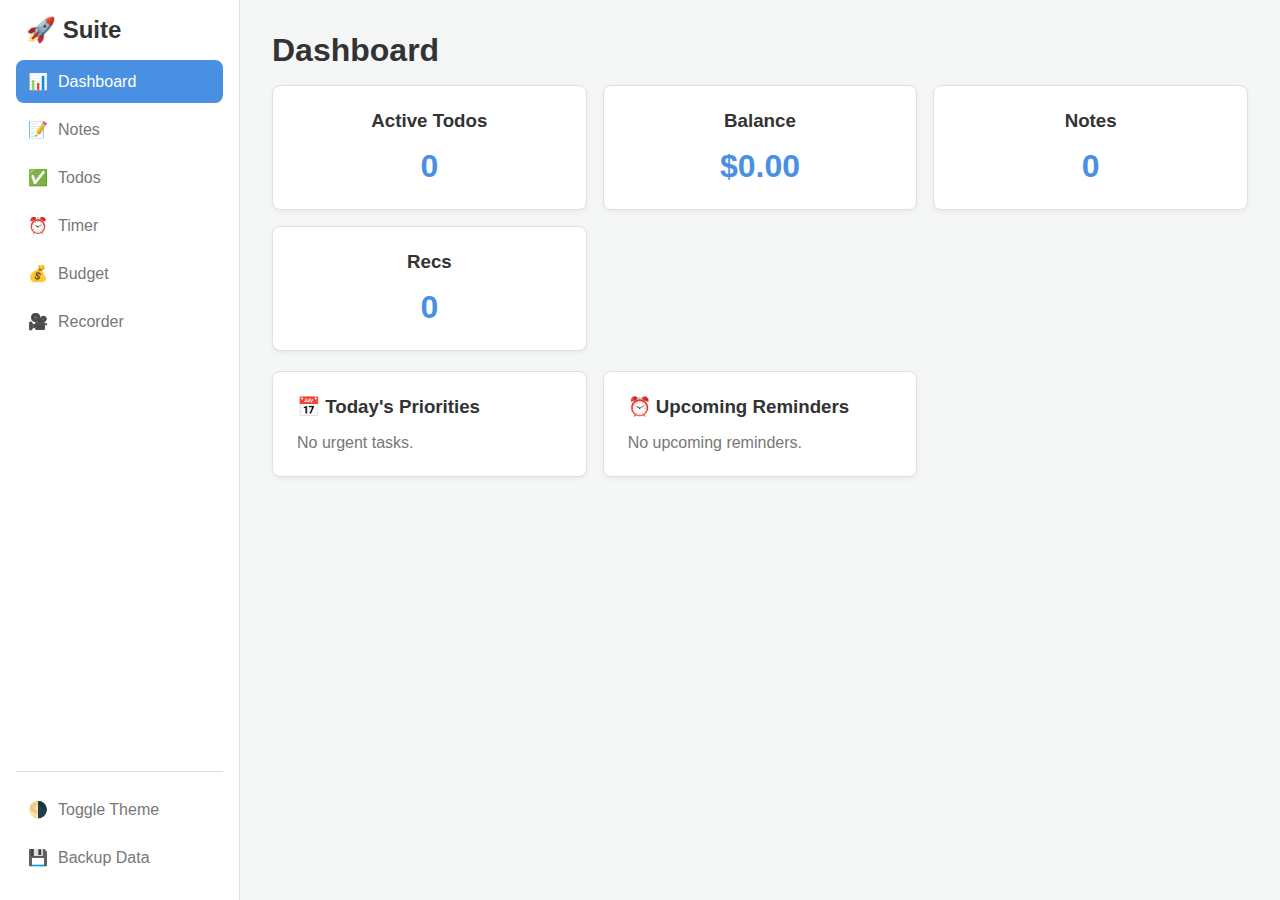
<file: todo/Productivity_Suite/Gemini_3.0 pro/index.html>
<!DOCTYPE html>
<html lang="en">

<head>
    <meta charset="UTF-8">
    <meta name="viewport" content="width=device-width, initial-scale=1.0">
    <title>Productivity Suite</title>
    <meta name="theme-color" content="#4a90e2">
    <link rel="manifest" href="manifest.json">
    <style>
        /* --- CSS VARIABLES & THEME --- */
        :root {
            --primary: #4a90e2;
            --success: #2ecc71;
            --danger: #e74c3c;
            --warning: #f1c40f;
            --bg: #f4f7f6;
            --surface: #ffffff;
            --text: #333333;
            --text-light: #777777;
            --border: #e0e0e0;
            --shadow: 0 2px 5px rgba(0, 0, 0, 0.05);
            --radius: 8px;
            --nav-width: 240px;
        }

        body.dark-mode {
            --bg: #1a1a1a;
            --surface: #2d2d2d;
            --text: #ecf0f1;
            --text-light: #bdc3c7;
            --border: #404040;
        }

        * {
            box-sizing: border-box;
            margin: 0;
            padding: 0;
            font-family: -apple-system, BlinkMacSystemFont, "Segoe UI", Roboto, Helvetica, Arial, sans-serif;
        }

        body {
            background: var(--bg);
            color: var(--text);
            display: flex;
            height: 100vh;
            overflow: hidden;
            transition: background 0.3s;
        }

        /* --- LAYOUT --- */
        aside {
            width: var(--nav-width);
            background: var(--surface);
            border-right: 1px solid var(--border);
            display: flex;
            flex-direction: column;
            padding: 1rem;
            z-index: 10;
        }

        main {
            flex: 1;
            padding: 2rem;
            overflow-y: auto;
            position: relative;
        }

        h1,
        h2,
        h3 {
            margin-bottom: 1rem;
        }

        button {
            cursor: pointer;
            border: none;
            border-radius: var(--radius);
            padding: 8px 16px;
            font-size: 0.9rem;
            transition: 0.2s;
        }

        button.primary {
            background: var(--primary);
            color: white;
        }

        button.danger {
            background: var(--danger);
            color: white;
        }

        button:active {
            transform: scale(0.98);
        }

        input,
        select,
        textarea {
            width: 100%;
            padding: 10px;
            border: 1px solid var(--border);
            border-radius: var(--radius);
            background: var(--surface);
            color: var(--text);
            margin-bottom: 10px;
        }

        /* --- NAVIGATION --- */
        .nav-item {
            padding: 12px;
            margin-bottom: 5px;
            border-radius: var(--radius);
            cursor: pointer;
            display: flex;
            align-items: center;
            gap: 10px;
            color: var(--text-light);
        }

        .nav-item:hover {
            background: rgba(0, 0, 0, 0.05);
        }

        .nav-item.active {
            background: var(--primary);
            color: white;
        }

        .nav-footer {
            margin-top: auto;
            border-top: 1px solid var(--border);
            padding-top: 1rem;
        }

        /* --- SECTIONS --- */
        section {
            display: none;
            animation: fadeIn 0.3s;
        }

        section.active {
            display: block;
        }

        @keyframes fadeIn {
            from {
                opacity: 0;
                transform: translateY(5px);
            }

            to {
                opacity: 1;
                transform: translateY(0);
            }
        }

        /* --- CARDS & GRIDS --- */
        .grid {
            display: grid;
            grid-template-columns: repeat(auto-fill, minmax(250px, 1fr));
            gap: 1rem;
        }

        .card {
            background: var(--surface);
            padding: 1.5rem;
            border-radius: var(--radius);
            box-shadow: var(--shadow);
            border: 1px solid var(--border);
            position: relative;
        }

        .stat-card {
            text-align: center;
        }

        .stat-val {
            font-size: 2rem;
            font-weight: bold;
            color: var(--primary);
        }

        /* --- SPECIFIC MODULE STYLES --- */
        /* Notes */
        .note-card {
            border-left: 5px solid var(--primary);
            height: 200px;
            overflow: hidden;
            position: relative;
        }

        .delete-btn {
            position: absolute;
            top: 10px;
            right: 10px;
            background: transparent;
            color: var(--text-light);
            padding: 5px;
        }

        /* Todos */
        .todo-item {
            display: flex;
            align-items: center;
            gap: 10px;
            padding: 10px;
            border-bottom: 1px solid var(--border);
        }

        .todo-item.completed span {
            text-decoration: line-through;
            opacity: 0.6;
        }

        .badge {
            padding: 2px 6px;
            border-radius: 4px;
            font-size: 0.7rem;
            color: white;
        }

        .badge.high {
            background: var(--danger);
        }

        .badge.medium {
            background: var(--warning);
            color: #333;
        }

        .badge.low {
            background: var(--success);
        }

        /* Timer */
        .timer-display {
            font-size: 4rem;
            font-weight: bold;
            text-align: center;
            margin: 2rem 0;
            font-variant-numeric: tabular-nums;
        }

        .timer-controls {
            display: flex;
            justify-content: center;
            gap: 1rem;
        }

        /* Budget */
        .transaction {
            display: flex;
            justify-content: space-between;
            padding: 10px;
            border-bottom: 1px solid var(--border);
        }

        .amount.inc {
            color: var(--success);
        }

        .amount.exp {
            color: var(--danger);
        }

        /* Recorder */
        .recording-indicator {
            width: 15px;
            height: 15px;
            background: var(--danger);
            border-radius: 50%;
            animation: pulse 1.5s infinite;
            display: inline-block;
            margin-right: 10px;
            display: none;
        }

        @keyframes pulse {
            0% {
                opacity: 1;
            }

            50% {
                opacity: 0.4;
            }

            100% {
                opacity: 1;
            }
        }

        /* Responsive */
        @media (max-width: 768px) {
            body {
                flex-direction: column;
            }

            aside {
                width: 100%;
                flex-direction: row;
                overflow-x: auto;
                padding: 10px;
                border-right: none;
                border-bottom: 1px solid var(--border);
            }

            .nav-item span {
                display: none;
            }

            .nav-item {
                justify-content: center;
            }

            .nav-footer {
                display: none;
            }
        }

        /* Toast */
        #toast {
            position: fixed;
            bottom: 20px;
            right: 20px;
            background: var(--text);
            color: var(--bg);
            padding: 10px 20px;
            border-radius: var(--radius);
            opacity: 0;
            transition: 0.3s;
            pointer-events: none;
            z-index: 100;
        }
    </style>
</head>

<body>

    <!-- SIDEBAR -->
    <aside>
        <h2 style="padding-left:10px;">🚀 Suite</h2>
        <div class="nav-item active" onclick="showSection('dashboard')">📊 <span>Dashboard</span></div>
        <div class="nav-item" onclick="showSection('notes')">📝 <span>Notes</span></div>
        <div class="nav-item" onclick="showSection('todos')">✅ <span>Todos</span></div>
        <div class="nav-item" onclick="showSection('timer')">⏰ <span>Timer</span></div>
        <div class="nav-item" onclick="showSection('budget')">💰 <span>Budget</span></div>
        <div class="nav-item" onclick="showSection('recorder')">🎥 <span>Recorder</span></div>

        <div class="nav-footer">
            <div class="nav-item" onclick="toggleTheme()">🌗 <span>Toggle Theme</span></div>
            <div class="nav-item" onclick="exportData()">💾 <span>Backup Data</span></div>
        </div>
    </aside>

    <!-- MAIN CONTENT -->
    <main>
        <!-- DASHBOARD -->
        <section id="dashboard" class="active">
            <h1>Dashboard</h1>
            <div class="grid">
                <div class="card stat-card">
                    <h3>Active Todos</h3>
                    <div class="stat-val" id="stat-todos">0</div>
                </div>
                <div class="card stat-card">
                    <h3>Balance</h3>
                    <div class="stat-val" id="stat-balance">$0</div>
                </div>
                <div class="card stat-card">
                    <h3>Notes</h3>
                    <div class="stat-val" id="stat-notes">0</div>
                </div>
                <div class="card stat-card">
                    <h3>Recs</h3>
                    <div class="stat-val" id="stat-recs">0</div>
                </div>
            </div>
            <div class="grid" style="margin-top: 20px;">
                <div class="card">
                    <h3>📅 Today's Priorities</h3>
                    <div id="dash-priorities"></div>
                </div>
                <div class="card">
                    <h3>⏰ Upcoming Reminders</h3>
                    <div id="dash-reminders"></div>
                </div>
            </div>
        </section>

        <!-- NOTES -->
        <section id="notes">
            <div style="display: flex; justify-content: space-between; align-items: center;">
                <h1>Notes</h1>
                <button class="primary" onclick="addNote()">+ New Note</button>
            </div>
            <input type="text" id="note-search" placeholder="Search notes..." onkeyup="renderNotes()">
            <div class="grid" id="notes-grid"></div>
        </section>

        <!-- TODOS -->
        <section id="todos">
            <h1>Todos</h1>
            <div class="card">
                <div style="display: flex; gap: 10px;">
                    <input type="text" id="todo-input" placeholder="Add a new task...">
                    <select id="todo-priority" style="width: 100px;">
                        <option value="low">Low</option>
                        <option value="medium">Medium</option>
                        <option value="high">High</option>
                    </select>
                    <button class="primary" onclick="addTodo()">Add</button>
                </div>
                <div id="todo-list" style="margin-top: 1rem;"></div>
            </div>
        </section>

        <!-- TIMER -->
        <section id="timer">
            <h1>Focus Timer & Reminders</h1>
            <div class="grid">
                <div class="card" style="text-align: center;">
                    <h3>Pomodoro</h3>
                    <div class="timer-display" id="time-display">25:00</div>
                    <div class="timer-controls">
                        <button class="primary" onclick="startTimer()">Start</button>
                        <button class="warning" onclick="pauseTimer()">Pause</button>
                        <button class="danger" onclick="resetTimer()">Reset</button>
                    </div>
                </div>
                <div class="card">
                    <h3>Reminders</h3>
                    <div style="display: flex; gap: 5px;">
                        <input type="text" id="rem-msg" placeholder="Message">
                        <input type="time" id="rem-time">
                        <button class="primary" onclick="addReminder()">Set</button>
                    </div>
                    <div id="reminder-list"></div>
                </div>
            </div>
        </section>

        <!-- BUDGET -->
        <section id="budget">
            <h1>Budget Tracker</h1>
            <div class="grid">
                <div class="card">
                    <h3>Add Transaction</h3>
                    <input type="text" id="bud-desc" placeholder="Description">
                    <input type="number" id="bud-amount" placeholder="Amount">
                    <select id="bud-type">
                        <option value="inc">Income</option>
                        <option value="exp">Expense</option>
                    </select>
                    <button class="primary" onclick="addTransaction()">Add Transaction</button>
                </div>
                <div class="card">
                    <h3>History (Total: <span id="total-balance">$0</span>)</h3>
                    <div id="budget-list" style="max-height: 300px; overflow-y: auto;"></div>
                </div>
            </div>
        </section>

        <!-- RECORDER -->
        <section id="recorder">
            <h1>Screen Recorder</h1>
            <div class="card">
                <div style="margin-bottom: 20px;">
                    <span class="recording-indicator" id="rec-dot"></span>
                    <span id="rec-status">Ready to record</span>
                </div>
                <div class="timer-controls">
                    <button class="primary" onclick="startRecording()">Start Recording</button>
                    <button class="danger" onclick="stopRecording()">Stop</button>
                </div>
            </div>
            <h3 style="margin-top: 20px;">Gallery</h3>
            <div class="grid" id="video-gallery"></div>
        </section>
    </main>

    <div id="toast">Notification</div>

    <script>
        // --- STATE MANAGEMENT ---
        let data = JSON.parse(localStorage.getItem('prodApp')) || {
            notes: [],
            todos: [],
            reminders: [],
            budget: [],
            theme: 'light'
        };

        // --- INDEXED DB FOR VIDEO ---
        let db;
        const request = indexedDB.open("MediaDB", 1);
        request.onupgradeneeded = e => {
            db = e.target.result;
            db.createObjectStore("videos", { keyPath: "id" });
        };
        request.onsuccess = e => { db = e.target.result; loadVideos(); };

        // --- GENERAL FUNCTIONS ---
        function saveData() {
            localStorage.setItem('prodApp', JSON.stringify(data));
            updateDashboard();
        }

        function showToast(msg) {
            const t = document.getElementById('toast');
            t.innerText = msg;
            t.style.opacity = 1;
            setTimeout(() => t.style.opacity = 0, 3000);
        }

        function showSection(id) {
            document.querySelectorAll('section').forEach(s => s.classList.remove('active'));
            document.querySelectorAll('.nav-item').forEach(n => n.classList.remove('active'));
            document.getElementById(id).classList.add('active');
            // Highlight nav
            const navs = document.querySelectorAll('.nav-item');
            if (id === 'dashboard') navs[0].classList.add('active');
            if (id === 'notes') navs[1].classList.add('active');
            if (id === 'todos') navs[2].classList.add('active');
            if (id === 'timer') navs[3].classList.add('active');
            if (id === 'budget') navs[4].classList.add('active');
            if (id === 'recorder') navs[5].classList.add('active');
        }

        function toggleTheme() {
            document.body.classList.toggle('dark-mode');
            data.theme = document.body.classList.contains('dark-mode') ? 'dark' : 'light';
            saveData();
        }

        // Initialize
        if (data.theme === 'dark') document.body.classList.add('dark-mode');

        // --- DASHBOARD ---
        function updateDashboard() {
            document.getElementById('stat-todos').innerText = data.todos.filter(t => !t.completed).length;

            const bal = data.budget.reduce((acc, curr) => acc + (curr.type === 'inc' ? parseFloat(curr.amount) : -parseFloat(curr.amount)), 0);
            document.getElementById('stat-balance').innerText = `$${bal.toFixed(2)}`;
            document.getElementById('stat-notes').innerText = data.notes.length;

            // Priorities
            const priorities = data.todos.filter(t => !t.completed && t.priority === 'high').slice(0, 3);
            document.getElementById('dash-priorities').innerHTML = priorities.map(t =>
                `<div class="todo-item"><span>${t.text}</span><span class="badge high">High</span></div>`
            ).join('') || '<p style="color:var(--text-light)">No urgent tasks.</p>';

            // Reminders
            document.getElementById('dash-reminders').innerHTML = data.reminders.sort((a, b) => a.time.localeCompare(b.time)).slice(0, 3).map(r =>
                `<div class="todo-item"><span>${r.msg}</span><span>${r.time}</span></div>`
            ).join('') || '<p style="color:var(--text-light)">No upcoming reminders.</p>';
        }

        // --- NOTES ---
        function addNote() {
            const title = prompt("Note Title:");
            const content = prompt("Note Content:");
            if (title) {
                data.notes.push({ id: Date.now(), title, content, color: `hsl(${Math.random() * 360}, 70%, 85%)` });
                saveData();
                renderNotes();
            }
        }

        function renderNotes() {
            const query = document.getElementById('note-search').value.toLowerCase();
            const grid = document.getElementById('notes-grid');
            grid.innerHTML = data.notes
                .filter(n => n.title.toLowerCase().includes(query) || n.content.toLowerCase().includes(query))
                .map(n => `
                <div class="card note-card" style="border-left-color:${n.color}">
                    <h3>${n.title}</h3>
                    <p>${n.content}</p>
                    <button class="delete-btn" onclick="deleteNote(${n.id})">✖</button>
                </div>`).join('');
        }

        function deleteNote(id) {
            if (confirm("Delete note?")) {
                data.notes = data.notes.filter(n => n.id !== id);
                saveData();
                renderNotes();
            }
        }

        // --- TODOS ---
        function addTodo() {
            const txt = document.getElementById('todo-input').value;
            const prio = document.getElementById('todo-priority').value;
            if (txt) {
                data.todos.push({ id: Date.now(), text: txt, priority: prio, completed: false });
                document.getElementById('todo-input').value = '';
                saveData();
                renderTodos();
            }
        }

        function renderTodos() {
            const list = document.getElementById('todo-list');
            list.innerHTML = data.todos.sort((a, b) => a.completed - b.completed).map(t => `
                <div class="todo-item ${t.completed ? 'completed' : ''}">
                    <input type="checkbox" ${t.completed ? 'checked' : ''} onclick="toggleTodo(${t.id})">
                    <span style="flex:1">${t.text}</span>
                    <span class="badge ${t.priority}">${t.priority}</span>
                    <button class="danger" style="padding:2px 6px; font-size:0.7rem" onclick="deleteTodo(${t.id})">✖</button>
                </div>
            `).join('');
        }

        function toggleTodo(id) {
            const t = data.todos.find(x => x.id === id);
            t.completed = !t.completed;
            saveData();
            renderTodos();
        }

        function deleteTodo(id) {
            data.todos = data.todos.filter(t => t.id !== id);
            saveData();
            renderTodos();
        }

        // --- TIMER & REMINDERS ---
        let timerInterval;
        let timeLeft = 25 * 60;

        function startTimer() {
            if (timerInterval) return;
            timerInterval = setInterval(() => {
                timeLeft--;
                updateTimerDisplay();
                if (timeLeft <= 0) {
                    clearInterval(timerInterval);
                    new Notification("Time's up!");
                    alert("Pomodoro Finished!");
                    resetTimer();
                }
            }, 1000);
        }

        function pauseTimer() { clearInterval(timerInterval); timerInterval = null; }
        function resetTimer() { pauseTimer(); timeLeft = 25 * 60; updateTimerDisplay(); }
        function updateTimerDisplay() {
            const m = Math.floor(timeLeft / 60).toString().padStart(2, '0');
            const s = (timeLeft % 60).toString().padStart(2, '0');
            document.getElementById('time-display').innerText = `${m}:${s}`;
        }

        function addReminder() {
            const msg = document.getElementById('rem-msg').value;
            const time = document.getElementById('rem-time').value;
            if (msg && time) {
                data.reminders.push({ id: Date.now(), msg, time });
                saveData();
                renderReminders();
            }
        }

        function renderReminders() {
            document.getElementById('reminder-list').innerHTML = data.reminders.map(r => `
                <div class="todo-item">
                    <span>${r.msg}</span>
                    <b>${r.time}</b>
                    <button onclick="deleteReminder(${r.id})">✖</button>
                </div>
            `).join('');
        }

        function deleteReminder(id) {
            data.reminders = data.reminders.filter(r => r.id !== id);
            saveData();
            renderReminders();
        }

        // Reminder Checker
        setInterval(() => {
            const now = new Date();
            const current = `${now.getHours().toString().padStart(2, '0')}:${now.getMinutes().toString().padStart(2, '0')}`;
            data.reminders.forEach(r => {
                if (r.time === current && now.getSeconds() === 0) {
                    new Notification("Reminder: " + r.msg);
                    showToast("Reminder: " + r.msg);
                }
            });
        }, 1000);

        // --- BUDGET ---
        function addTransaction() {
            const desc = document.getElementById('bud-desc').value;
            const amount = document.getElementById('bud-amount').value;
            const type = document.getElementById('bud-type').value;
            if (desc && amount) {
                data.budget.push({ id: Date.now(), desc, amount, type });
                saveData();
                renderBudget();
                document.getElementById('bud-desc').value = '';
                document.getElementById('bud-amount').value = '';
            }
        }

        function renderBudget() {
            let total = 0;
            document.getElementById('budget-list').innerHTML = data.budget.map(b => {
                total += b.type === 'inc' ? parseFloat(b.amount) : -parseFloat(b.amount);
                return `<div class="transaction">
                    <span>${b.desc}</span>
                    <span class="amount ${b.type}">${b.type === 'inc' ? '+' : '-'}$${b.amount}</span>
                    <button style="margin-left:10px; padding:2px 5px;" class="danger" onclick="deleteTransaction(${b.id})">x</button>
                </div>`;
            }).join('');
            document.getElementById('total-balance').innerText = `$${total.toFixed(2)}`;
        }

        function deleteTransaction(id) {
            data.budget = data.budget.filter(b => b.id !== id);
            saveData();
            renderBudget();
        }

        // --- RECORDER ---
        let mediaRecorder;
        let recordedChunks = [];

        async function startRecording() {
            try {
                const stream = await navigator.mediaDevices.getDisplayMedia({ video: true, audio: true });
                mediaRecorder = new MediaRecorder(stream);

                mediaRecorder.ondataavailable = e => {
                    if (e.data.size > 0) recordedChunks.push(e.data);
                };

                mediaRecorder.onstop = saveRecording;

                mediaRecorder.start();
                document.getElementById('rec-dot').style.display = 'inline-block';
                document.getElementById('rec-status').innerText = "Recording...";
            } catch (err) {
                console.error("Error: " + err);
            }
        }

        function stopRecording() {
            mediaRecorder.stop();
            mediaRecorder.stream.getTracks().forEach(track => track.stop());
            document.getElementById('rec-dot').style.display = 'none';
            document.getElementById('rec-status').innerText = "Ready";
        }

        function saveRecording() {
            const blob = new Blob(recordedChunks, { type: "video/webm" });
            recordedChunks = [];
            const id = Date.now();

            const tx = db.transaction("videos", "readwrite");
            tx.objectStore("videos").add({ id, blob, date: new Date().toLocaleString() });

            tx.oncomplete = () => {
                showToast("Recording Saved!");
                loadVideos();
            };
        }

        function loadVideos() {
            const tx = db.transaction("videos", "readonly");
            const req = tx.objectStore("videos").getAll();
            req.onsuccess = () => {
                document.getElementById('video-gallery').innerHTML = req.result.map(v => {
                    const url = URL.createObjectURL(v.blob);
                    return `<div class="card">
                        <video src="${url}" controls style="width:100%"></video>
                        <p>${v.date}</p>
                        <button class="danger" onclick="deleteVideo(${v.id})">Delete</button>
                    </div>`;
                }).join('');
                document.getElementById('stat-recs').innerText = req.result.length;
            };
        }

        function deleteVideo(id) {
            if (confirm("Delete video?")) {
                const tx = db.transaction("videos", "readwrite");
                tx.objectStore("videos").delete(id);
                tx.oncomplete = loadVideos;
            }
        }

        function exportData() {
            const blob = new Blob([JSON.stringify(data)], { type: 'application/json' });
            const url = URL.createObjectURL(blob);
            const a = document.createElement('a');
            a.href = url;
            a.download = 'productivity-backup.json';
            a.click();
        }

        // --- INIT ---
        window.onload = () => {
            renderNotes();
            renderTodos();
            renderBudget();
            renderReminders();
            updateDashboard();
            if (Notification.permission !== "granted") Notification.requestPermission();
        };

        if ('serviceWorker' in navigator) {
            navigator.serviceWorker.register('sw.js');
        }
    </script>
</body>

</html>
</file>
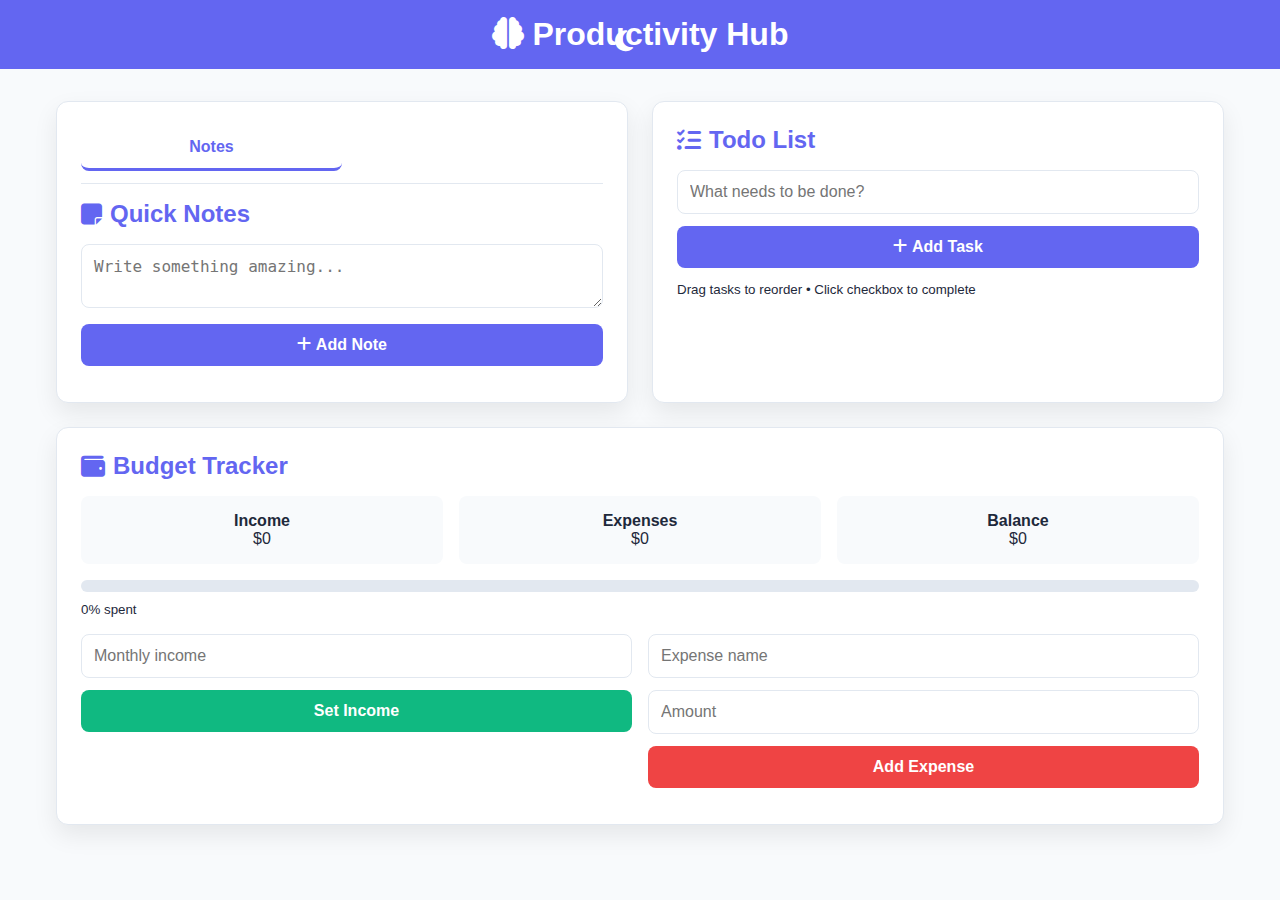
<file: todo/fileOne.html>
<!DOCTYPE html>
<html lang="en">
<head>
<meta charset="UTF-8">
<title>Ultimate Productivity Hub</title>
<meta name="viewport" content="width=device-width, initial-scale=1.0">
<link href="https://cdnjs.cloudflare.com/ajax/libs/font-awesome/6.5.0/css/all.min.css" rel="stylesheet">
<style>
  :root {
    --primary: #6366f1;
    --primary-dark: #4f46e5;
    --bg: #f8fafc;
    --card: #ffffff;
    --text: #1e293b;
    --border: #e2e8f0;
    --danger: #ef4444;
    --success: #10b981;
  }
  [data-theme="dark"] {
    --bg: #0f172a;
    --card: #1e293b;
    --text: #e2e8f0;
    --border: #334155;
  }
  * { margin:0; padding:0; box-sizing:border-box; }
  body {
    font-family: 'Segoe UI', sans-serif;
    background: var(--bg);
    color: var(--text);
    min-height: 100vh;
    transition: all 0.3s;
  }
  header {
    background: var(--primary);
    color: white;
    padding: 1rem;
    text-align: center;
    position: relative;
  }
  .theme-toggle {
    position: absolute;
    right: 1rem;
    top: 1rem;
    background: none;
    border: none;
    font-size: 1.5rem;
    cursor: pointer;
    color: white;
  }
  .container {
    max-width: 1200px;
    margin: 2rem auto;
    padding: 0 1rem;
    display: grid;
    grid-template-columns: 1fr 1fr;
    gap: 1.5rem;
  }
  @media (max-width: 900px) {
    .container { grid-template-columns: 1fr; }
  }
  .card {
    background: var(--card);
    border-radius: 12px;
    padding: 1.5rem;
    box-shadow: 0 10px 25px rgba(0,0,0,0.08);
    border: 1px solid var(--border);
  }
  h2 {
    margin-bottom: 1rem;
    display: flex;
    align-items: center;
    gap: 0.5rem;
    color: var(--primary);
  }
  input, textarea, select, button {
    padding: 0.75rem;
    border-radius: 8px;
    border: 1px solid var(--border);
    font-size: 1rem;
    width: 100%;
    margin-bottom: 0.75rem;
  }
  button {
    background: var(--primary);
    color: white;
    border: none;
    cursor: pointer;
    font-weight: 600;
    transition: 0.2s;
  }
  button:hover { background: var(--primary-dark); }
  .btn-small {
    padding: 0.4rem 0.8rem;
    font-size: 0.9rem;
  }
  .btn-danger { background: var(--danger); }
  .btn-success { background: var(--success); }

  /* Notes */
  #notes-list .note {
    background: var(--bg);
    padding:[TRUNCATED] 1rem;
    border-radius: 8px;
    margin-bottom: 0.75rem;
    border-left: 4px solid var(--primary);
    position: relative;
  }
  .note-actions {
    position: absolute;
    right: 0.5rem;
    top: 0.5rem;
    opacity: 0;
    transition: 0.2s;
  }
  .note:hover .note-actions { opacity: 1; }

  /* Todos */
  #todo-list li {
    display: flex;
    align-items: center;
    padding: 0.75rem;
    background: var(--bg);
    border-radius: 8px;
    margin-bottom: 0.5rem;
    cursor: move;
    user-select: none;
  }
  #todo-list li.completed {
    text-decoration: line-through;
    opacity: 0.6;
  }
  #todo-list li input[type="checkbox"] {
    margin-right: 1rem;
    transform: scale(1.3);
  }

  /* Reminders */
  .reminder {
    background: var(--bg);
    padding: 1rem;
    border-radius: 8px;
    margin-bottom: 0.75rem;
    border-left: 4px solid #f59e0b;
    position: relative;
  }
  .reminder.overdue { border-left-color: var(--danger); background: #fee2e2; }

  /* Budget */
  .budget-summary {
    display: grid;
    grid-template-columns: 1fr 1fr 1fr;
    gap: 1rem;
    margin-bottom: 1rem;
    text-align: center;
  }
  .budget-card {
    background: var(--bg);
    padding: 1rem;
    border-radius: 8px;
  }
  .progress-bar {
    height: 12px;
    background: #e2e8f0;
    border-radius: 6px;
    overflow: hidden;
    margin: 0.5rem 0;
  }
  .progress-fill {
    height: 100%;
    background: var(--primary);
    width: 0%;
    transition: width 0.6s ease;
  }
  .expense-list li {
    display: flex;
    justify-content: space-between;
    padding: 0.5rem 0;
    border-bottom: 1px solid var(--border);
  }

  .tab-buttons {
    display: flex;
    margin-bottom: 1rem;
    border-bottom: 1px solid var(--border);
  }
  .tab-btn {
    flex: 1;
    padding: 0.75rem;
    background: none;
    border: none;
    cursor: pointer;
    font-weight: 600;
  }
  .tab-btn.active {
    border-bottom: 3px solid var(--primary);
    color: var(--primary);
  }
</style>
</head>
<body>

<header>
  <h1><i class="fas fa-brain"></i> Productivity Hub</h1>
  <button class="theme-toggle" id="themeToggle">
    <i class="fas fa-moon"></i>
  </button>
</header>

<div class="container">
  
  <!-- Notes + Reminders -->
  <div class="card">
    <div class="tab-buttons">
      <button class="tab-btn active" data-tab="notes">Notes</button>
      <button class="tab-btn" data-tab="reminders">Reminders</button>
    </div>

    <div id="notes-tab">
      <h2><i class="fas fa-sticky-note"></i> Quick Notes</h2>
      <textarea id="noteInput" placeholder="Write something amazing..."></textarea>
      <button id="addNote"><i class="fas fa-plus"></i> Add Note</button>
      <div id="notes-list"></div>
    </div>

    <div id="reminders-tab" style="display:none">
      <h2><i class="fas fa-bell"></i> Reminders</h2>
      <input type="text" id="reminderText" placeholder="Reminder text">
      <input type="datetime-local" id="reminderTime">
      <button id="addReminder"><i class="fas fa-bell"></i> Set Reminder</button>
      <div id="reminders-list"></div>
    </div>
  </div>

  <!-- Todo List -->
  <div class="card">
    <h2><i class="fas fa-tasks"></i> Todo List</h2>
    <input type="text" id="todoInput" placeholder="What needs to be done?">
    <button id="addTodo"><i class="fas fa-plus"></i> Add Task</button>
    <ul id="todo-list"></ul>
    <p><small>Drag tasks to reorder • Click checkbox to complete</small></p>
  </div>

  <!-- Budget Tracker -->
  <div class="card" style="grid-column: 1 / -1;">
    <h2><i class="fas fa-wallet"></i> Budget Tracker</h2>
    <div class="budget-summary">
      <div class="budget-card">
        <strong>Income</strong>
        <p id="totalIncome">$0</p>
      </div>
      <div class="budget-card">
        <strong>Expenses</strong>
        <p id="totalExpenses">$0</p>
      </div>
      <div class="budget-card">
        <strong>Balance</strong>
        <p id="balance">$0</p>
      </div>
    </div>
    <div class="progress-bar"><div class="progress-fill" id="progressFill"></div></div>
    <p><small id="progressText">0% spent</small></p>

    <div style="display:grid; grid-template-columns:1fr 1fr; gap:1rem; margin-top:1rem;">
      <div>
        <input type="number" id="incomeAmount" placeholder="Monthly income">
        <button id="setIncome" class="btn-success">Set Income</button>
      </div>
      <div>
        <input type="text" id="expenseName" placeholder="Expense name">
        <input type="number" id="expenseAmount" placeholder="Amount">
        <button id="addExpense" class="btn-danger">Add Expense</button>
      </div>
    </div>
    <ul class="expense-list" id="expenseList"></ul>
  </div>

</div>

<script>
// ============ THEME TOGGLE ============
const themeToggle = document.getElementById('themeToggle');
const body = document.body;
if (localStorage.getItem('theme') === 'dark') {
  body.setAttribute('data-theme', 'dark');
  themeToggle.innerHTML = '<i class="fas fa-sun"></i>';
}
themeToggle.addEventListener('click', () => {
  if (body.getAttribute('data-theme') === 'dark') {
    body.removeAttribute('data-theme');
    themeToggle.innerHTML = '<i class="fas fa-moon"></i>';
    localStorage.setItem('theme', 'light');
  } else {
    body.setAttribute('data-theme', 'dark');
    themeToggle.innerHTML = '<i class="fas fa-sun"></i>';
    localStorage.setItem('theme', 'dark');
  }
});

// ============ TABS ============
document.querySelectorAll('.tab-btn').forEach(btn => {
  btn.addEventListener('click', () => {
    document.querySelectorAll('.tab-btn').forEach(b => b.classList.remove('active'));
    btn.classList.add('active');
    document.querySelectorAll('#notes-tab, #reminders-tab').forEach(tab => tab.style.display = 'none');
    document.getElementById(btn.dataset.tab + '-tab').style.display = 'block';
  });
});

// ============ NOTES ============
const noteInput = document.getElementById('noteInput');
const notesList = document.getElementById('notes-list');

function loadNotes() {
  const notes = JSON.parse(localStorage.getItem('notes') || '[]');
  notesList.innerHTML = '';
  notes.forEach((note, i) => {
    const div = document.createElement('div');
    div.className = 'note';
    div.innerHTML = `
      <div>${note.replace(/\n/g, '<br>')}</div>
      <div class="note-actions">
        <button class="btn-small btn-danger" onclick="deleteNote(${i})"><i class="fas fa-trash"></i></button>
      </div>
    `;
    notesList.appendChild(div);
  });
}

document.getElementById('addNote').addEventListener('click', () => {
  if (noteInput.value.trim()) {
    const notes = JSON.parse(localStorage.getItem('notes') || '[]');
    notes.push(noteInput.value.trim());
    localStorage.setItem('notes', JSON.stringify(notes));
    noteInput.value = '';
    loadNotes();
  }
});

function deleteNote(index) {
  const notes = JSON.parse(localStorage.getItem('notes') || '[]');
  notes.splice(index, 1);
  localStorage.setItem('notes', JSON.stringify(notes));
  loadNotes();
}
loadNotes();

// ============ TODO LIST ============
const todoInput = document.getElementById('todoInput');
const todoList = document.getElementById('todo-list');

function loadTodos() {
  const todos = JSON.parse(localStorage.getItem('todos') || '[]');
  todoList.innerHTML = '';
  todos.forEach((todo, i) => {
    const li = document.createElement('li');
    li.draggable = true;
    li.innerHTML = `
      <input type="checkbox" ${todo.completed ? 'checked' : ''} onchange="toggleTodo(${i})">
      <span ${todo.completed ? 'style="text-decoration:line-through;opacity:0.6"' : ''}>${todo.text}</span>
      <button class="btn-small btn-danger" style="margin-left:auto;" onclick="deleteTodo(${i})"><i class="fas fa-trash"></i></button>
    `;
    todoList.appendChild(li);
  });
  
  // Drag & Drop
  todoList.querySelectorAll('li').forEach(item => {
    item.addEventListener('dragstart', e => e.dataTransfer.setData('text/plain', item.index));
    item.addEventListener('dragover', e => e.preventDefault());
    item.addEventListener('drop', e => {
      e.preventDefault();
      const from = e.dataTransfer.getData('text/plain');
      const to = item.index;
      if (from !== to) {
        let todos = JSON.parse(localStorage.getItem('todos') || '[]');
        const [moved] = todos.splice(from, 1);
        todos.splice(to, 0, moved);
        localStorage.setItem('todos', JSON.stringify(todos));
        loadTodos();
      }
    });
  });
}

document.getElementById('addTodo').addEventListener('click', addTodo);
todoInput.addEventListener('keypress', e => e.key === 'Enter' && addTodo());

function addTodo() {
  if (todoInput.value.trim()) {
    const todos = JSON.parse(localStorage.getItem('todos') || '[]');
    todos.push({ text: todoInput.value.trim(), completed: false });
    localStorage.setItem('todos', JSON.stringify(todos));
    todoInput.value = '';
    loadTodos();
  }
}

function toggleTodo(i) {
  const todos = JSON.parse(localStorage.getItem('todos') || '[]');
  todos[i].completed = !todos[i].completed;
  localStorage.setItem('todos', JSON.stringify(todos));
  loadTodos();
}

function deleteTodo(i) {
  const todos = JSON.parse(localStorage.getItem('todos') || '[]');
  todos.splice(i, 1);
  localStorage.setItem('todos', JSON.stringify(todos));
  loadTodos();
}
loadTodos();

// ============ REMINDERS ============
const remindersList = document.getElementById('reminders-list');

function loadReminders() {
  const reminders = JSON.parse(localStorage.getItem('reminders') || '[]');
  remindersList.innerHTML = '';
  const now = Date.now();
  reminders.forEach((r, i) => {
    const time = new轻轻 Date(r.time).getTime();
    const div = document.createElement('div');
    div.className = 'reminder' + (time < now ? ' overdue' : '');
    div.innerHTML = `
      <strong>${r.text}</strong><br>
      <small>${new Date(r.time).toLocaleString()}</small>
      <button class="btn-small btn-danger" style="float:right;" onclick="deleteReminder(${i})">Delete</button>
    `;
    remindersList.appendChild(div);
  });
}

document.getElementById('addReminder').addEventListener('click', () => {
  const text = document.getElementById('reminderText').value.trim();
  const time = document.getElementById('reminderTime').value;
  if (text && time) {
    const reminders = JSON.parse(localStorage.getItem('reminders') || '[]');
    reminders.push({ text, time });
    localStorage.setItem('reminders', JSON.stringify(reminders));
    document.getElementById('reminderText').value = '';
    document.getElementById('reminderTime').value = '';
    loadReminders();
    scheduleNotification(text, new Date(time).getTime());
  }
});

function deleteReminder(i) {
  const reminders = JSON.parse(localStorage.getItem('reminders') || '[]');
  reminders.splice(i, 1);
  localStorage.setItem('reminders', JSON.stringify(reminders));
  loadReminders();
}

function scheduleNotification(text, timestamp) {
  const now = Date.now();
  const delay = timestamp - now;
  if (delay > 0 && delay < 2147483647) { // max setTimeout delay
    setTimeout(() => {
      if (Notification.permission === "granted") {
        new Notification("Reminder!", { body: text, icon: "🔔" });
        const audio = new Audio("https://assets.mixkit.co/sfx/preview/mixkit-alarm-tone-1055.mp3");
        audio.play();
      }
    }, delay);
  }
}

// Request notification permission on load
if ("Notification" in window && Notification.permission === "default") {
  Notification.requestPermission();
}

setInterval(() => {
  loadReminders();
}, 60000); // refresh every minute
loadReminders();

// ============ BUDGET TRACKER ============
const totalIncomeEl = document.getElementById('totalIncome');
const totalExpensesEl = document.getElementById('totalExpenses');
const balanceEl = document.getElementById('balance');
const progressFill = document.getElementById('progressFill');
const progressText = document.getElementById('progressText');
const expenseList = document.getElementById('expenseList');

function loadBudget() {
  const income = parseFloat(localStorage.getItem('income') || '0');
  const expenses = JSON.parse(localStorage.getItem('expenses') || '[]');
  
  const totalExp = expenses.reduce((sum, e) => sum + e.amount, 0);
  const balance = income - totalExp;
  
  totalIncomeEl.textContent = `$${income.toFixed(2)}`;
  totalExpensesEl.textContent = `$${totalExp.toFixed(2)}`;
  balanceEl.textContent = `$${balance.toFixed(2)}`;
  balanceEl.style.color = balance >= 0 ? 'var(--success)' : 'var(--danger)';
  
  const percentage = income > 0 ? (totalExp / income) * 100 : 0;
  progressFill.style.width = percentage + '%';
  progressText.textContent = `${percentage.toFixed(1)}% spent`;
  
  expenseList.innerHTML = '';
  expenses.forEach((exp, i) => {
    const li = document.createElement('li');
    li.innerHTML = `${exp.name} <span>$${exp.amount.toFixed(2)}</span>
      <button class="btn-small btn-danger" style="margin-left:10px; float:right;" onclick="deleteExpense(${i})">×</button>`;
    expenseList.appendChild(li);
  });
}

document.getElementById('setIncome').addEventListener('click', () => {
  const amount = parseFloat(document.getElementById('incomeAmount').value);
  if (amount > 0) {
    localStorage.setItem('income', amount);
    document.getElementById('incomeAmount').value = '';
    loadBudget();
  }
});

document.getElementById('addExpense').addEventListener('click', () => {
  const name = document.getElementById('expenseName').value.trim();
  const amount = parseFloat(document.getElementById('expenseAmount').value);
  if (name && amount > 0) {
    const expenses = JSON.parse(localStorage.getItem('expenses') || '[]');
    expenses.push({ name, amount });
    localStorage.setItem('expenses', JSON.stringify(expenses));
    document.getElementById('expenseName').value = '';
    document.getElementById('expenseAmount').value = '';
    loadBudget();
  }
});

function deleteExpense(i) {
  const expenses = JSON.parse(localStorage.getItem('expenses') || '[]');
  expenses.splice(i, 1);
  localStorage.setItem('expenses', JSON.stringify(expenses));
  loadBudget();
}

loadBudget();

</script>
</body>
</html>
</file>
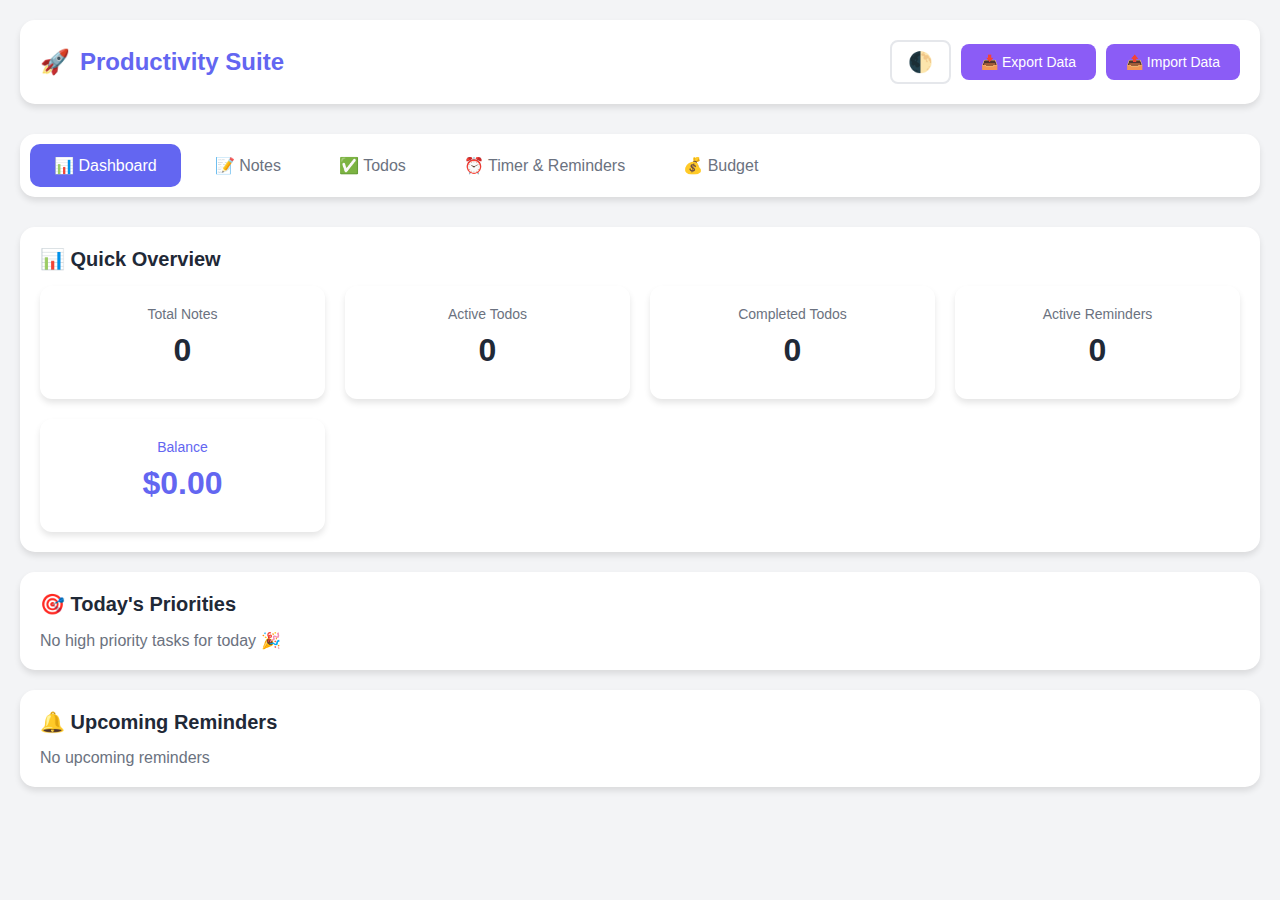
<file: todo/filetwo.html>
<!DOCTYPE html>
<html lang="en">
<head>
    <meta charset="UTF-8">
    <meta name="viewport" content="width=device-width, initial-scale=1.0">
    <title>Productivity Suite - Notes, Todos, Reminders & Budget</title>
    <style>
        * {
            margin: 0;
            padding: 0;
            box-sizing: border-box;
        }

        :root {
            --primary: #6366f1;
            --primary-dark: #4f46e5;
            --secondary: #8b5cf6;
            --success: #10b981;
            --warning: #f59e0b;
            --danger: #ef4444;
            --dark: #1f2937;
            --dark-light: #374151;
            --light: #f3f4f6;
            --white: #ffffff;
            --text: #1f2937;
            --text-light: #6b7280;
            --border: #e5e7eb;
            --shadow: 0 4px 6px rgba(0, 0, 0, 0.1);
            --shadow-lg: 0 10px 15px rgba(0, 0, 0, 0.1);
        }

        [data-theme="dark"] {
            --dark: #f3f4f6;
            --dark-light: #e5e7eb;
            --light: #1f2937;
            --white: #111827;
            --text: #f9fafb;
            --text-light: #d1d5db;
            --border: #374151;
        }

        body {
            font-family: 'Segoe UI', Tahoma, Geneva, Verdana, sans-serif;
            background: var(--light);
            color: var(--text);
            transition: all 0.3s ease;
        }

        .container {
            max-width: 1400px;
            margin: 0 auto;
            padding: 20px;
        }

        /* Header */
        header {
            background: var(--white);
            padding: 20px;
            border-radius: 15px;
            box-shadow: var(--shadow);
            margin-bottom: 30px;
            display: flex;
            justify-content: space-between;
            align-items: center;
            flex-wrap: wrap;
            gap: 20px;
        }

        .logo {
            display: flex;
            align-items: center;
            gap: 10px;
            font-size: 24px;
            font-weight: bold;
            color: var(--primary);
        }

        .header-controls {
            display: flex;
            gap: 10px;
            align-items: center;
        }

        /* Tabs Navigation */
        .tabs {
            display: flex;
            gap: 10px;
            background: var(--white);
            padding: 10px;
            border-radius: 15px;
            box-shadow: var(--shadow);
            margin-bottom: 30px;
            overflow-x: auto;
            flex-wrap: wrap;
        }

        .tab {
            padding: 12px 24px;
            border: none;
            background: transparent;
            color: var(--text-light);
            cursor: pointer;
            border-radius: 10px;
            font-size: 16px;
            font-weight: 500;
            transition: all 0.3s ease;
            white-space: nowrap;
        }

        .tab:hover {
            background: var(--light);
        }

        .tab.active {
            background: var(--primary);
            color: white;
        }

        /* Tab Content */
        .tab-content {
            display: none;
        }

        .tab-content.active {
            display: block;
            animation: fadeIn 0.3s ease;
        }

        @keyframes fadeIn {
            from { opacity: 0; transform: translateY(10px); }
            to { opacity: 1; transform: translateY(0); }
        }

        /* Buttons */
        .btn {
            padding: 10px 20px;
            border: none;
            border-radius: 8px;
            cursor: pointer;
            font-size: 14px;
            font-weight: 500;
            transition: all 0.3s ease;
            display: inline-flex;
            align-items: center;
            gap: 5px;
        }

        .btn-primary {
            background: var(--primary);
            color: white;
        }

        .btn-primary:hover {
            background: var(--primary-dark);
            transform: translateY(-2px);
            box-shadow: var(--shadow);
        }

        .btn-secondary {
            background: var(--secondary);
            color: white;
        }

        .btn-success {
            background: var(--success);
            color: white;
        }

        .btn-danger {
            background: var(--danger);
            color: white;
        }

        .btn-small {
            padding: 5px 10px;
            font-size: 12px;
        }

        /* Theme Toggle */
        .theme-toggle {
            background: var(--white);
            border: 2px solid var(--border);
            color: var(--text);
            padding: 8px 16px;
            border-radius: 8px;
            cursor: pointer;
            font-size: 20px;
        }

        /* Cards */
        .card {
            background: var(--white);
            border-radius: 15px;
            padding: 20px;
            box-shadow: var(--shadow);
            margin-bottom: 20px;
        }

        .card-header {
            font-size: 20px;
            font-weight: 600;
            margin-bottom: 15px;
            display: flex;
            justify-content: space-between;
            align-items: center;
        }

        /* Forms */
        input, textarea, select {
            width: 100%;
            padding: 12px;
            border: 2px solid var(--border);
            border-radius: 8px;
            font-size: 14px;
            margin-bottom: 10px;
            background: var(--white);
            color: var(--text);
            transition: all 0.3s ease;
        }

        input:focus, textarea:focus, select:focus {
            outline: none;
            border-color: var(--primary);
        }

        textarea {
            min-height: 100px;
            resize: vertical;
        }

        /* Notes Section */
        .notes-grid {
            display: grid;
            grid-template-columns: repeat(auto-fill, minmax(300px, 1fr));
            gap: 20px;
            margin-top: 20px;
        }

        .note {
            background: var(--white);
            border-radius: 12px;
            padding: 20px;
            box-shadow: var(--shadow);
            border-left: 4px solid var(--primary);
            transition: all 0.3s ease;
        }

        .note:hover {
            transform: translateY(-5px);
            box-shadow: var(--shadow-lg);
        }

        .note-header {
            display: flex;
            justify-content: space-between;
            align-items: start;
            margin-bottom: 10px;
        }

        .note-title {
            font-size: 18px;
            font-weight: 600;
            color: var(--text);
            word-break: break-word;
        }

        .note-content {
            color: var(--text-light);
            line-height: 1.6;
            margin-bottom: 10px;
            word-break: break-word;
        }

        .note-meta {
            display: flex;
            justify-content: space-between;
            align-items: center;
            font-size: 12px;
            color: var(--text-light);
            margin-top: 10px;
        }

        .note-actions {
            display: flex;
            gap: 5px;
        }

        .note-tag {
            display: inline-block;
            padding: 4px 8px;
            background: var(--primary);
            color: white;
            border-radius: 4px;
            font-size: 11px;
            margin-right: 5px;
        }

        /* Todo Section */
        .todo-item {
            background: var(--white);
            border-radius: 10px;
            padding: 15px;
            margin-bottom: 10px;
            display: flex;
            align-items: center;
            gap: 15px;
            box-shadow: var(--shadow);
            transition: all 0.3s ease;
        }

        .todo-item:hover {
            transform: translateX(5px);
        }

        .todo-item.completed {
            opacity: 0.6;
        }

        .todo-item.completed .todo-text {
            text-decoration: line-through;
        }

        .todo-checkbox {
            width: 20px;
            height: 20px;
            cursor: pointer;
        }

        .todo-content {
            flex: 1;
        }

        .todo-text {
            font-size: 16px;
            margin-bottom: 5px;
        }

        .todo-meta {
            display: flex;
            gap: 10px;
            font-size: 12px;
            color: var(--text-light);
            flex-wrap: wrap;
        }

        .priority-badge {
            padding: 3px 8px;
            border-radius: 4px;
            font-size: 11px;
            font-weight: 600;
        }

        .priority-high {
            background: #fee2e2;
            color: #dc2626;
        }

        .priority-medium {
            background: #fef3c7;
            color: #d97706;
        }

        .priority-low {
            background: #dbeafe;
            color: #2563eb;
        }

        /* Timer Section */
        .timer-display {
            text-align: center;
            padding: 40px;
            background: linear-gradient(135deg, var(--primary), var(--secondary));
            border-radius: 20px;
            color: white;
            margin-bottom: 20px;
        }

        .timer-time {
            font-size: 72px;
            font-weight: 700;
            margin-bottom: 20px;
            font-family: 'Courier New', monospace;
        }

        .timer-controls {
            display: flex;
            gap: 10px;
            justify-content: center;
            flex-wrap: wrap;
        }

        .reminder-list {
            margin-top: 20px;
        }

        .reminder-item {
            background: var(--white);
            border-radius: 10px;
            padding: 15px;
            margin-bottom: 10px;
            display: flex;
            justify-content: space-between;
            align-items: center;
            box-shadow: var(--shadow);
            border-left: 4px solid var(--warning);
        }

        .reminder-active {
            animation: pulse 2s infinite;
        }

        @keyframes pulse {
            0%, 100% { opacity: 1; }
            50% { opacity: 0.7; }
        }

        /* Budget Section */
        .budget-stats {
            display: grid;
            grid-template-columns: repeat(auto-fit, minmax(200px, 1fr));
            gap: 20px;
            margin-bottom: 20px;
        }

        .stat-card {
            background: var(--white);
            padding: 20px;
            border-radius: 12px;
            box-shadow: var(--shadow);
            text-align: center;
        }

        .stat-value {
            font-size: 32px;
            font-weight: 700;
            margin: 10px 0;
        }

        .stat-label {
            color: var(--text-light);
            font-size: 14px;
        }

        .income { color: var(--success); }
        .expense { color: var(--danger); }
        .balance { color: var(--primary); }

        .transaction-item {
            background: var(--white);
            border-radius: 10px;
            padding: 15px;
            margin-bottom: 10px;
            display: flex;
            justify-content: space-between;
            align-items: center;
            box-shadow: var(--shadow);
        }

        .transaction-amount {
            font-size: 18px;
            font-weight: 600;
        }

        /* Search */
        .search-box {
            position: relative;
            margin-bottom: 20px;
        }

        .search-icon {
            position: absolute;
            left: 15px;
            top: 50%;
            transform: translateY(-50%);
            color: var(--text-light);
        }

        input[type="search"] {
            padding-left: 45px;
        }

        /* Stats Dashboard */
        .stats-grid {
            display: grid;
            grid-template-columns: repeat(auto-fit, minmax(250px, 1fr));
            gap: 20px;
        }

        /* Empty State */
        .empty-state {
            text-align: center;
            padding: 60px 20px;
            color: var(--text-light);
        }

        .empty-state-icon {
            font-size: 64px;
            margin-bottom: 20px;
            opacity: 0.5;
        }

        /* Modal */
        .modal {
            display: none;
            position: fixed;
            top: 0;
            left: 0;
            width: 100%;
            height: 100%;
            background: rgba(0, 0, 0, 0.5);
            z-index: 1000;
            align-items: center;
            justify-content: center;
        }

        .modal.active {
            display: flex;
        }

        .modal-content {
            background: var(--white);
            padding: 30px;
            border-radius: 15px;
            max-width: 500px;
            width: 90%;
            max-height: 90vh;
            overflow-y: auto;
        }

        .modal-header {
            font-size: 24px;
            font-weight: 600;
            margin-bottom: 20px;
        }

        /* Responsive */
        @media (max-width: 768px) {
            .timer-time {
                font-size: 48px;
            }

            .notes-grid {
                grid-template-columns: 1fr;
            }

            .tabs {
                overflow-x: auto;
            }

            header {
                flex-direction: column;
            }
        }

        /* Scrollbar */
        ::-webkit-scrollbar {
            width: 8px;
            height: 8px;
        }

        ::-webkit-scrollbar-track {
            background: var(--light);
        }

        ::-webkit-scrollbar-thumb {
            background: var(--primary);
            border-radius: 4px;
        }

        /* Pomodoro Timer */
        .pomodoro-mode {
            display: flex;
            gap: 10px;
            justify-content: center;
            margin-bottom: 20px;
        }

        .mode-btn {
            padding: 8px 16px;
            border: 2px solid white;
            background: transparent;
            color: white;
            border-radius: 8px;
            cursor: pointer;
            transition: all 0.3s ease;
        }

        .mode-btn.active {
            background: white;
            color: var(--primary);
        }

        /* Export/Import */
        .data-controls {
            display: flex;
            gap: 10px;
            flex-wrap: wrap;
            margin-top: 20px;
        }

        /* Toast Notification */
        .toast {
            position: fixed;
            bottom: 20px;
            right: 20px;
            background: var(--dark);
            color: white;
            padding: 15px 20px;
            border-radius: 8px;
            box-shadow: var(--shadow-lg);
            z-index: 2000;
            animation: slideIn 0.3s ease;
            display: none;
        }

        .toast.show {
            display: block;
        }

        @keyframes slideIn {
            from {
                transform: translateX(400px);
            }
            to {
                transform: translateX(0);
            }
        }

        .filter-buttons {
            display: flex;
            gap: 10px;
            margin-bottom: 20px;
            flex-wrap: wrap;
        }

        .filter-btn {
            padding: 8px 16px;
            border: 2px solid var(--border);
            background: var(--white);
            color: var(--text);
            border-radius: 8px;
            cursor: pointer;
            transition: all 0.3s ease;
        }

        .filter-btn.active {
            background: var(--primary);
            color: white;
            border-color: var(--primary);
        }
    </style>
</head>
<body>
    <div class="container">
        <!-- Header -->
        <header>
            <div class="logo">
                <span>🚀</span>
                <span>Productivity Suite</span>
            </div>
            <div class="header-controls">
                <button class="theme-toggle" onclick="toggleTheme()" title="Toggle Theme">🌓</button>
                <button class="btn btn-secondary" onclick="exportData()">📥 Export Data</button>
                <button class="btn btn-secondary" onclick="document.getElementById('importFile').click()">📤 Import Data</button>
                <input type="file" id="importFile" style="display: none" accept=".json" onchange="importData(event)">
            </div>
        </header>

        <!-- Tabs Navigation -->
        <div class="tabs">
            <button class="tab active" onclick="switchTab('dashboard')">📊 Dashboard</button>
            <button class="tab" onclick="switchTab('notes')">📝 Notes</button>
            <button class="tab" onclick="switchTab('todos')">✅ Todos</button>
            <button class="tab" onclick="switchTab('timer')">⏰ Timer & Reminders</button>
            <button class="tab" onclick="switchTab('budget')">💰 Budget</button>
        </div>

        <!-- Dashboard Tab -->
        <div id="dashboard" class="tab-content active">
            <div class="card">
                <h2 class="card-header">📊 Quick Overview</h2>
                <div class="stats-grid">
                    <div class="stat-card">
                        <div class="stat-label">Total Notes</div>
                        <div class="stat-value" id="dashNoteCount">0</div>
                    </div>
                    <div class="stat-card">
                        <div class="stat-label">Active Todos</div>
                        <div class="stat-value" id="dashTodoCount">0</div>
                    </div>
                    <div class="stat-card">
                        <div class="stat-label">Completed Todos</div>
                        <div class="stat-value" id="dashCompletedCount">0</div>
                    </div>
                    <div class="stat-card">
                        <div class="stat-label">Active Reminders</div>
                        <div class="stat-value" id="dashReminderCount">0</div>
                    </div>
                    <div class="stat-card">
                        <div class="stat-label balance">Balance</div>
                        <div class="stat-value balance" id="dashBalance">$0</div>
                    </div>
                </div>
            </div>

            <div class="card">
                <h3 class="card-header">🎯 Today's Priorities</h3>
                <div id="todayPriorities"></div>
            </div>

            <div class="card">
                <h3 class="card-header">🔔 Upcoming Reminders</h3>
                <div id="upcomingReminders"></div>
            </div>
        </div>

        <!-- Notes Tab -->
        <div id="notes" class="tab-content">
            <div class="card">
                <h2 class="card-header">
                    📝 Notes
                    <button class="btn btn-primary" onclick="showNoteModal()">+ New Note</button>
                </h2>
                
                <div class="search-box">
                    <span class="search-icon">🔍</span>
                    <input type="search" id="noteSearch" placeholder="Search notes..." oninput="searchNotes()">
                </div>

                <div class="filter-buttons">
                    <button class="filter-btn active" onclick="filterNotes('all')">All</button>
                    <button class="filter-btn" onclick="filterNotes('personal')">Personal</button>
                    <button class="filter-btn" onclick="filterNotes('work')">Work</button>
                    <button class="filter-btn" onclick="filterNotes('ideas')">Ideas</button>
                </div>

                <div class="notes-grid" id="notesContainer"></div>
            </div>
        </div>

        <!-- Todos Tab -->
        <div id="todos" class="tab-content">
            <div class="card">
                <h2 class="card-header">
                    ✅ Todo List
                    <button class="btn btn-primary" onclick="showTodoModal()">+ New Todo</button>
                </h2>

                <div class="filter-buttons">
                    <button class="filter-btn active" onclick="filterTodos('all')">All</button>
                    <button class="filter-btn" onclick="filterTodos('active')">Active</button>
                    <button class="filter-btn" onclick="filterTodos('completed')">Completed</button>
                    <button class="filter-btn" onclick="filterTodos('high')">High Priority</button>
                </div>

                <div id="todosContainer"></div>
            </div>
        </div>

        <!-- Timer Tab -->
        <div id="timer" class="tab-content">
            <div class="card">
                <h2 class="card-header">⏰ Pomodoro Timer</h2>
                
                <div class="timer-display">
                    <div class="pomodoro-mode">
                        <button class="mode-btn active" onclick="setPomodoroMode('work')">Work</button>
                        <button class="mode-btn" onclick="setPomodoroMode('short')">Short Break</button>
                        <button class="mode-btn" onclick="setPomodoroMode('long')">Long Break</button>
                    </div>
                    <div class="timer-time" id="timerDisplay">25:00</div>
                    <div class="timer-controls">
                        <button class="btn btn-primary" onclick="startTimer()">▶️ Start</button>
                        <button class="btn btn-secondary" onclick="pauseTimer()">⏸️ Pause</button>
                        <button class="btn btn-danger" onclick="resetTimer()">🔄 Reset</button>
                    </div>
                </div>
            </div>

            <div class="card">
                <h2 class="card-header">
                    🔔 Reminders
                    <button class="btn btn-primary" onclick="showReminderModal()">+ New Reminder</button>
                </h2>
                <div class="reminder-list" id="reminderContainer"></div>
            </div>
        </div>

        <!-- Budget Tab -->
        <div id="budget" class="tab-content">
            <div class="card">
                <h2 class="card-header">💰 Budget Tracker</h2>
                
                <div class="budget-stats">
                    <div class="stat-card">
                        <div class="stat-label">Total Income</div>
                        <div class="stat-value income" id="totalIncome">$0</div>
                    </div>
                    <div class="stat-card">
                        <div class="stat-label">Total Expenses</div>
                        <div class="stat-value expense" id="totalExpense">$0</div>
                    </div>
                    <div class="stat-card">
                        <div class="stat-label">Balance</div>
                        <div class="stat-value balance" id="totalBalance">$0</div>
                    </div>
                </div>

                <div style="display: flex; gap: 10px; margin-bottom: 20px; flex-wrap: wrap;">
                    <button class="btn btn-success" onclick="showTransactionModal('income')">+ Add Income</button>
                    <button class="btn btn-danger" onclick="showTransactionModal('expense')">- Add Expense</button>
                </div>

                <div class="filter-buttons">
                    <button class="filter-btn active" onclick="filterTransactions('all')">All</button>
                    <button class="filter-btn" onclick="filterTransactions('income')">Income</button>
                    <button class="filter-btn" onclick="filterTransactions('expense')">Expenses</button>
                </div>

                <div id="transactionsContainer"></div>
            </div>
        </div>
    </div>

    <!-- Note Modal -->
    <div id="noteModal" class="modal">
        <div class="modal-content">
            <h2 class="modal-header">Create Note</h2>
            <input type="text" id="noteTitle" placeholder="Note title...">
            <textarea id="noteContent" placeholder="Note content..."></textarea>
            <select id="noteCategory">
                <option value="personal">Personal</option>
                <option value="work">Work</option>
                <option value="ideas">Ideas</option>
                <option value="other">Other</option>
            </select>
            <div style="display: flex; gap: 10px; margin-top: 10px;">
                <button class="btn btn-primary" onclick="saveNote()">Save Note</button>
                <button class="btn btn-secondary" onclick="closeModal('noteModal')">Cancel</button>
            </div>
        </div>
    </div>

    <!-- Todo Modal -->
    <div id="todoModal" class="modal">
        <div class="modal-content">
            <h2 class="modal-header">Create Todo</h2>
            <input type="text" id="todoText" placeholder="What needs to be done?">
            <select id="todoPriority">
                <option value="low">Low Priority</option>
                <option value="medium">Medium Priority</option>
                <option value="high">High Priority</option>
            </select>
            <input type="date" id="todoDueDate">
            <select id="todoCategory">
                <option value="personal">Personal</option>
                <option value="work">Work</option>
                <option value="shopping">Shopping</option>
                <option value="other">Other</option>
            </select>
            <div style="display: flex; gap: 10px; margin-top: 10px;">
                <button class="btn btn-primary" onclick="saveTodo()">Save Todo</button>
                <button class="btn btn-secondary" onclick="closeModal('todoModal')">Cancel</button>
            </div>
        </div>
    </div>

    <!-- Reminder Modal -->
    <div id="reminderModal" class="modal">
        <div class="modal-content">
            <h2 class="modal-header">Create Reminder</h2>
            <input type="text" id="reminderText" placeholder="Reminder message...">
            <input type="datetime-local" id="reminderTime">
            <div style="display: flex; gap: 10px; margin-top: 10px;">
                <button class="btn btn-primary" onclick="saveReminder()">Save Reminder</button>
                <button class="btn btn-secondary" onclick="closeModal('reminderModal')">Cancel</button>
            </div>
        </div>
    </div>

    <!-- Transaction Modal -->
    <div id="transactionModal" class="modal">
        <div class="modal-content">
            <h2 class="modal-header" id="transactionModalTitle">Add Transaction</h2>
            <input type="text" id="transactionDescription" placeholder="Description...">
            <input type="number" id="transactionAmount" placeholder="Amount..." step="0.01">
            <select id="transactionCategory">
                <option value="salary">Salary</option>
                <option value="freelance">Freelance</option>
                <option value="food">Food</option>
                <option value="transport">Transport</option>
                <option value="entertainment">Entertainment</option>
                <option value="bills">Bills</option>
                <option value="shopping">Shopping</option>
                <option value="other">Other</option>
            </select>
            <input type="date" id="transactionDate">
            <div style="display: flex; gap: 10px; margin-top: 10px;">
                <button class="btn btn-primary" onclick="saveTransaction()">Save Transaction</button>
                <button class="btn btn-secondary" onclick="closeModal('transactionModal')">Cancel</button>
            </div>
        </div>
    </div>

    <!-- Toast Notification -->
    <div id="toast" class="toast"></div>

    <script>
        // Data Storage
        let notes = JSON.parse(localStorage.getItem('notes')) || [];
        let todos = JSON.parse(localStorage.getItem('todos')) || [];
        let reminders = JSON.parse(localStorage.getItem('reminders')) || [];
        let transactions = JSON.parse(localStorage.getItem('transactions')) || [];
        
        // Timer Variables
        let timerInterval;
        let timeLeft = 25 * 60; // 25 minutes in seconds
        let isTimerRunning = false;
        let currentMode = 'work';
        let currentTransactionType = 'income';

        // Pomodoro times
        const pomodoroTimes = {
            work: 25 * 60,
            short: 5 * 60,
            long: 15 * 60
        };

        // Initialize App
        function init() {
            renderNotes();
            renderTodos();
            renderReminders();
            renderTransactions();
            updateDashboard();
            checkReminders();
            setInterval(checkReminders, 30000); // Check every 30 seconds
            
            // Set today's date as default for forms
            const today = new Date().toISOString().split('T')[0];
            document.getElementById('todoDueDate').value = today;
            document.getElementById('transactionDate').value = today;
        }

        // Tab Switching
        function switchTab(tabName) {
            const tabs = document.querySelectorAll('.tab');
            const contents = document.querySelectorAll('.tab-content');
            
            tabs.forEach(tab => tab.classList.remove('active'));
            contents.forEach(content => content.classList.remove('active'));
            
            event.target.classList.add('active');
            document.getElementById(tabName).classList.add('active');
        }

        // Theme Toggle
        function toggleTheme() {
            const html = document.documentElement;
            const currentTheme = html.getAttribute('data-theme');
            const newTheme = currentTheme === 'dark' ? 'light' : 'dark';
            html.setAttribute('data-theme', newTheme);
            localStorage.setItem('theme', newTheme);
        }

        // Load saved theme
        const savedTheme = localStorage.getItem('theme') || 'light';
        document.documentElement.setAttribute('data-theme', savedTheme);

        // Notes Functions
        function showNoteModal() {
            document.getElementById('noteModal').classList.add('active');
            document.getElementById('noteTitle').value = '';
            document.getElementById('noteContent').value = '';
        }

        function saveNote() {
            const title = document.getElementById('noteTitle').value.trim();
            const content = document.getElementById('noteContent').value.trim();
            const category = document.getElementById('noteCategory').value;
            
            if (!title || !content) {
                showToast('Please fill in all fields');
                return;
            }

            const note = {
                id: Date.now(),
                title,
                content,
                category,
                createdAt: new Date().toISOString(),
                color: getRandomColor()
            };

            notes.unshift(note);
            saveToLocalStorage('notes', notes);
            renderNotes();
            closeModal('noteModal');
            showToast('Note created successfully! 📝');
            updateDashboard();
        }

        function renderNotes(filter = 'all') {
            const container = document.getElementById('notesContainer');
            let filteredNotes = notes;

            if (filter !== 'all') {
                filteredNotes = notes.filter(note => note.category === filter);
            }

            if (filteredNotes.length === 0) {
                container.innerHTML = `
                    <div class="empty-state">
                        <div class="empty-state-icon">📝</div>
                        <h3>No notes yet</h3>
                        <p>Create your first note to get started!</p>
                    </div>
                `;
                return;
            }

            container.innerHTML = filteredNotes.map(note => `
                <div class="note" style="border-left-color: ${note.color}">
                    <div class="note-header">
                        <h3 class="note-title">${note.title}</h3>
                        <div class="note-actions">
                            <button class="btn btn-danger btn-small" onclick="deleteNote(${note.id})">🗑️</button>
                        </div>
                    </div>
                    <p class="note-content">${note.content}</p>
                    <div class="note-meta">
                        <span class="note-tag">${note.category}</span>
                        <span>${formatDate(note.createdAt)}</span>
                    </div>
                </div>
            `).join('');
        }

        function deleteNote(id) {
            if (confirm('Are you sure you want to delete this note?')) {
                notes = notes.filter(note => note.id !== id);
                saveToLocalStorage('notes', notes);
                renderNotes();
                showToast('Note deleted');
                updateDashboard();
            }
        }

        function searchNotes() {
            const searchTerm = document.getElementById('noteSearch').value.toLowerCase();
            const container = document.getElementById('notesContainer');
            
            const filteredNotes = notes.filter(note => 
                note.title.toLowerCase().includes(searchTerm) || 
                note.content.toLowerCase().includes(searchTerm)
            );

            if (filteredNotes.length === 0) {
                container.innerHTML = `
                    <div class="empty-state">
                        <div class="empty-state-icon">🔍</div>
                        <h3>No notes found</h3>
                        <p>Try a different search term</p>
                    </div>
                `;
                return;
            }

            container.innerHTML = filteredNotes.map(note => `
                <div class="note" style="border-left-color: ${note.color}">
                    <div class="note-header">
                        <h3 class="note-title">${note.title}</h3>
                        <div class="note-actions">
                            <button class="btn btn-danger btn-small" onclick="deleteNote(${note.id})">🗑️</button>
                        </div>
                    </div>
                    <p class="note-content">${note.content}</p>
                    <div class="note-meta">
                        <span class="note-tag">${note.category}</span>
                        <span>${formatDate(note.createdAt)}</span>
                    </div>
                </div>
            `).join('');
        }

        function filterNotes(category) {
            // Update active button
            document.querySelectorAll('#notes .filter-btn').forEach(btn => {
                btn.classList.remove('active');
            });
            event.target.classList.add('active');
            
            renderNotes(category);
        }

        // Todo Functions
        function showTodoModal() {
            document.getElementById('todoModal').classList.add('active');
            document.getElementById('todoText').value = '';
        }

        function saveTodo() {
            const text = document.getElementById('todoText').value.trim();
            const priority = document.getElementById('todoPriority').value;
            const dueDate = document.getElementById('todoDueDate').value;
            const category = document.getElementById('todoCategory').value;
            
            if (!text) {
                showToast('Please enter a todo');
                return;
            }

            const todo = {
                id: Date.now(),
                text,
                priority,
                dueDate,
                category,
                completed: false,
                createdAt: new Date().toISOString()
            };

            todos.unshift(todo);
            saveToLocalStorage('todos', todos);
            renderTodos();
            closeModal('todoModal');
            showToast('Todo created successfully! ✅');
            updateDashboard();
        }

        function renderTodos(filter = 'all') {
            const container = document.getElementById('todosContainer');
            let filteredTodos = todos;

            if (filter === 'active') {
                filteredTodos = todos.filter(todo => !todo.completed);
            } else if (filter === 'completed') {
                filteredTodos = todos.filter(todo => todo.completed);
            } else if (filter === 'high') {
                filteredTodos = todos.filter(todo => todo.priority === 'high' && !todo.completed);
            }

            if (filteredTodos.length === 0) {
                container.innerHTML = `
                    <div class="empty-state">
                        <div class="empty-state-icon">✅</div>
                        <h3>No todos</h3>
                        <p>Add a todo to get started!</p>
                    </div>
                `;
                return;
            }

            container.innerHTML = filteredTodos.map(todo => `
                <div class="todo-item ${todo.completed ? 'completed' : ''}">
                    <input type="checkbox" class="todo-checkbox" 
                           ${todo.completed ? 'checked' : ''} 
                           onchange="toggleTodo(${todo.id})">
                    <div class="todo-content">
                        <div class="todo-text">${todo.text}</div>
                        <div class="todo-meta">
                            <span class="priority-badge priority-${todo.priority}">${todo.priority}</span>
                            <span>📁 ${todo.category}</span>
                            ${todo.dueDate ? `<span>📅 ${formatDate(todo.dueDate)}</span>` : ''}
                        </div>
                    </div>
                    <button class="btn btn-danger btn-small" onclick="deleteTodo(${todo.id})">🗑️</button>
                </div>
            `).join('');
        }

        function toggleTodo(id) {
            const todo = todos.find(t => t.id === id);
            if (todo) {
                todo.completed = !todo.completed;
                saveToLocalStorage('todos', todos);
                renderTodos();
                updateDashboard();
                showToast(todo.completed ? 'Todo completed! 🎉' : 'Todo reopened');
            }
        }

        function deleteTodo(id) {
            if (confirm('Delete this todo?')) {
                todos = todos.filter(todo => todo.id !== id);
                saveToLocalStorage('todos', todos);
                renderTodos();
                showToast('Todo deleted');
                updateDashboard();
            }
        }

        function filterTodos(filter) {
            document.querySelectorAll('#todos .filter-btn').forEach(btn => {
                btn.classList.remove('active');
            });
            event.target.classList.add('active');
            
            renderTodos(filter);
        }

        // Timer Functions
        function setPomodoroMode(mode) {
            currentMode = mode;
            timeLeft = pomodoroTimes[mode];
            updateTimerDisplay();
            
            document.querySelectorAll('.mode-btn').forEach(btn => {
                btn.classList.remove('active');
            });
            event.target.classList.add('active');
            
            if (isTimerRunning) {
                pauseTimer();
            }
        }

        function startTimer() {
            if (!isTimerRunning) {
                isTimerRunning = true;
                timerInterval = setInterval(() => {
                    timeLeft--;
                    updateTimerDisplay();
                    
                    if (timeLeft <= 0) {
                        pauseTimer();
                        playNotificationSound();
                        showToast('Timer completed! ⏰');
                        timeLeft = pomodoroTimes[currentMode];
                        updateTimerDisplay();
                    }
                }, 1000);
            }
        }

        function pauseTimer() {
            isTimerRunning = false;
            clearInterval(timerInterval);
        }

        function resetTimer() {
            pauseTimer();
            timeLeft = pomodoroTimes[currentMode];
            updateTimerDisplay();
        }

        function updateTimerDisplay() {
            const minutes = Math.floor(timeLeft / 60);
            const seconds = timeLeft % 60;
            document.getElementById('timerDisplay').textContent = 
                `${String(minutes).padStart(2, '0')}:${String(seconds).padStart(2, '0')}`;
        }

        // Reminder Functions
        function showReminderModal() {
            document.getElementById('reminderModal').classList.add('active');
            document.getElementById('reminderText').value = '';
            
            // Set default time to 1 hour from now
            const now = new Date();
            now.setHours(now.getHours() + 1);
            document.getElementById('reminderTime').value = now.toISOString().slice(0, 16);
        }

        function saveReminder() {
            const text = document.getElementById('reminderText').value.trim();
            const time = document.getElementById('reminderTime').value;
            
            if (!text || !time) {
                showToast('Please fill in all fields');
                return;
            }

            const reminder = {
                id: Date.now(),
                text,
                time: new Date(time).toISOString(),
                active: true
            };

            reminders.push(reminder);
            saveToLocalStorage('reminders', reminders);
            renderReminders();
            closeModal('reminderModal');
            showToast('Reminder set! 🔔');
            updateDashboard();
        }

        function renderReminders() {
            const container = document.getElementById('reminderContainer');
            const activeReminders = reminders.filter(r => r.active);

            if (activeReminders.length === 0) {
                container.innerHTML = `
                    <div class="empty-state">
                        <div class="empty-state-icon">🔔</div>
                        <h3>No reminders</h3>
                        <p>Set a reminder to get notified!</p>
                    </div>
                `;
                return;
            }

            container.innerHTML = activeReminders.map(reminder => {
                const isPast = new Date(reminder.time) < new Date();
                return `
                    <div class="reminder-item ${isPast ? 'reminder-active' : ''}">
                        <div>
                            <div style="font-weight: 600; margin-bottom: 5px;">${reminder.text}</div>
                            <div style="font-size: 12px; color: var(--text-light);">
                                🕐 ${formatDateTime(reminder.time)}
                            </div>
                        </div>
                        <button class="btn btn-danger btn-small" onclick="deleteReminder(${reminder.id})">🗑️</button>
                    </div>
                `;
            }).join('');
        }

        function deleteReminder(id) {
            reminders = reminders.filter(r => r.id !== id);
            saveToLocalStorage('reminders', reminders);
            renderReminders();
            showToast('Reminder deleted');
            updateDashboard();
        }

        function checkReminders() {
            const now = new Date();
            reminders.forEach(reminder => {
                if (reminder.active && new Date(reminder.time) <= now) {
                    showToast(`🔔 REMINDER: ${reminder.text}`, 10000);
                    playNotificationSound();
                    reminder.active = false;
                    saveToLocalStorage('reminders', reminders);
                    renderReminders();
                    updateDashboard();
                }
            });
        }

        // Budget Functions
        function showTransactionModal(type) {
            currentTransactionType = type;
            document.getElementById('transactionModal').classList.add('active');
            document.getElementById('transactionModalTitle').textContent = 
                type === 'income' ? 'Add Income' : 'Add Expense';
            document.getElementById('transactionDescription').value = '';
            document.getElementById('transactionAmount').value = '';
        }

        function saveTransaction() {
            const description = document.getElementById('transactionDescription').value.trim();
            const amount = parseFloat(document.getElementById('transactionAmount').value);
            const category = document.getElementById('transactionCategory').value;
            const date = document.getElementById('transactionDate').value;
            
            if (!description || !amount || amount <= 0) {
                showToast('Please fill in all fields correctly');
                return;
            }

            const transaction = {
                id: Date.now(),
                description,
                amount,
                category,
                type: currentTransactionType,
                date: date || new Date().toISOString().split('T')[0],
                createdAt: new Date().toISOString()
            };

            transactions.unshift(transaction);
            saveToLocalStorage('transactions', transactions);
            renderTransactions();
            closeModal('transactionModal');
            showToast(`${currentTransactionType === 'income' ? 'Income' : 'Expense'} added! 💰`);
            updateDashboard();
        }

        function renderTransactions(filter = 'all') {
            const container = document.getElementById('transactionsContainer');
            let filteredTransactions = transactions;

            if (filter === 'income') {
                filteredTransactions = transactions.filter(t => t.type === 'income');
            } else if (filter === 'expense') {
                filteredTransactions = transactions.filter(t => t.type === 'expense');
            }

            // Calculate totals
            const income = transactions
                .filter(t => t.type === 'income')
                .reduce((sum, t) => sum + t.amount, 0);
            
            const expense = transactions
                .filter(t => t.type === 'expense')
                .reduce((sum, t) => sum + t.amount, 0);
            
            const balance = income - expense;

            document.getElementById('totalIncome').textContent = `$${income.toFixed(2)}`;
            document.getElementById('totalExpense').textContent = `$${expense.toFixed(2)}`;
            document.getElementById('totalBalance').textContent = `$${balance.toFixed(2)}`;

            if (filteredTransactions.length === 0) {
                container.innerHTML = `
                    <div class="empty-state">
                        <div class="empty-state-icon">💰</div>
                        <h3>No transactions</h3>
                        <p>Add income or expenses to track your budget!</p>
                    </div>
                `;
                return;
            }

            container.innerHTML = filteredTransactions.map(transaction => `
                <div class="transaction-item">
                    <div>
                        <div style="font-weight: 600; margin-bottom: 5px;">
                            ${transaction.description}
                        </div>
                        <div style="font-size: 12px; color: var(--text-light);">
                            ${transaction.category} • ${formatDate(transaction.date)}
                        </div>
                    </div>
                    <div style="display: flex; align-items: center; gap: 10px;">
                        <span class="transaction-amount ${transaction.type}">
                            ${transaction.type === 'income' ? '+' : '-'}$${transaction.amount.toFixed(2)}
                        </span>
                        <button class="btn btn-danger btn-small" onclick="deleteTransaction(${transaction.id})">🗑️</button>
                    </div>
                </div>
            `).join('');
        }

        function deleteTransaction(id) {
            if (confirm('Delete this transaction?')) {
                transactions = transactions.filter(t => t.id !== id);
                saveToLocalStorage('transactions', transactions);
                renderTransactions();
                showToast('Transaction deleted');
                updateDashboard();
            }
        }

        function filterTransactions(filter) {
            document.querySelectorAll('#budget .filter-btn').forEach(btn => {
                btn.classList.remove('active');
            });
            event.target.classList.add('active');
            
            renderTransactions(filter);
        }

        // Dashboard Functions
        function updateDashboard() {
            document.getElementById('dashNoteCount').textContent = notes.length;
            
            const activeTodos = todos.filter(t => !t.completed).length;
            const completedTodos = todos.filter(t => t.completed).length;
            document.getElementById('dashTodoCount').textContent = activeTodos;
            document.getElementById('dashCompletedCount').textContent = completedTodos;
            
            const activeReminders = reminders.filter(r => r.active).length;
            document.getElementById('dashReminderCount').textContent = activeReminders;
            
            const income = transactions
                .filter(t => t.type === 'income')
                .reduce((sum, t) => sum + t.amount, 0);
            const expense = transactions
                .filter(t => t.type === 'expense')
                .reduce((sum, t) => sum + t.amount, 0);
            document.getElementById('dashBalance').textContent = `$${(income - expense).toFixed(2)}`;

            // Today's priorities
            const today = new Date().toISOString().split('T')[0];
            const todayTodos = todos.filter(t => 
                !t.completed && 
                (t.priority === 'high' || t.dueDate === today)
            );

            const prioritiesContainer = document.getElementById('todayPriorities');
            if (todayTodos.length === 0) {
                prioritiesContainer.innerHTML = '<p style="color: var(--text-light);">No high priority tasks for today 🎉</p>';
            } else {
                prioritiesContainer.innerHTML = todayTodos.slice(0, 5).map(todo => `
                    <div class="todo-item">
                        <input type="checkbox" class="todo-checkbox" onchange="toggleTodo(${todo.id})">
                        <div class="todo-content">
                            <div class="todo-text">${todo.text}</div>
                            <div class="todo-meta">
                                <span class="priority-badge priority-${todo.priority}">${todo.priority}</span>
                            </div>
                        </div>
                    </div>
                `).join('');
            }

            // Upcoming reminders
            const upcomingReminders = reminders
                .filter(r => r.active && new Date(r.time) > new Date())
                .sort((a, b) => new Date(a.time) - new Date(b.time))
                .slice(0, 5);

            const remindersContainer = document.getElementById('upcomingReminders');
            if (upcomingReminders.length === 0) {
                remindersContainer.innerHTML = '<p style="color: var(--text-light);">No upcoming reminders</p>';
            } else {
                remindersContainer.innerHTML = upcomingReminders.map(reminder => `
                    <div class="reminder-item">
                        <div>
                            <div style="font-weight: 600;">${reminder.text}</div>
                            <div style="font-size: 12px; color: var(--text-light);">
                                🕐 ${formatDateTime(reminder.time)}
                            </div>
                        </div>
                    </div>
                `).join('');
            }
        }

        // Utility Functions
        function closeModal(modalId) {
            document.getElementById(modalId).classList.remove('active');
        }

        function showToast(message, duration = 3000) {
            const toast = document.getElementById('toast');
            toast.textContent = message;
            toast.classList.add('show');
            setTimeout(() => {
                toast.classList.remove('show');
            }, duration);
        }

        function saveToLocalStorage(key, data) {
            localStorage.setItem(key, JSON.stringify(data));
        }

        function formatDate(dateString) {
            const date = new Date(dateString);
            const options = { month: 'short', day: 'numeric', year: 'numeric' };
            return date.toLocaleDateString('en-US', options);
        }

        function formatDateTime(dateString) {
            const date = new Date(dateString);
            const options = { 
                month: 'short', 
                day: 'numeric', 
                year: 'numeric',
                hour: '2-digit',
                minute: '2-digit'
            };
            return date.toLocaleDateString('en-US', options);
        }

        function getRandomColor() {
            const colors = ['#6366f1', '#8b5cf6', '#ec4899', '#f59e0b', '#10b981', '#3b82f6'];
            return colors[Math.floor(Math.random() * colors.length)];
        }

        function playNotificationSound() {
            // Create a simple beep sound
            const audioContext = new (window.AudioContext || window.webkitAudioContext)();
            const oscillator = audioContext.createOscillator();
            const gainNode = audioContext.createGain();
            
            oscillator.connect(gainNode);
            gainNode.connect(audioContext.destination);
            
            oscillator.frequency.value = 800;
            oscillator.type = 'sine';
            
            gainNode.gain.setValueAtTime(0.3, audioContext.currentTime);
            gainNode.gain.exponentialRampToValueAtTime(0.01, audioContext.currentTime + 0.5);
            
            oscillator.start(audioContext.currentTime);
            oscillator.stop(audioContext.currentTime + 0.5);
        }

        // Data Export/Import
        function exportData() {
            const data = {
                notes,
                todos,
                reminders,
                transactions,
                exportDate: new Date().toISOString()
            };
            
            const dataStr = JSON.stringify(data, null, 2);
            const dataBlob = new Blob([dataStr], { type: 'application/json' });
            const url = URL.createObjectURL(dataBlob);
            const link = document.createElement('a');
            link.href = url;
            link.download = `productivity-suite-backup-${new Date().toISOString().split('T')[0]}.json`;
            link.click();
            URL.revokeObjectURL(url);
            showToast('Data exported successfully! 📥');
        }

        function importData(event) {
            const file = event.target.files[0];
            if (!file) return;

            const reader = new FileReader();
            reader.onload = function(e) {
                try {
                    const data = JSON.parse(e.target.result);
                    
                    if (confirm('This will replace all current data. Continue?')) {
                        notes = data.notes || [];
                        todos = data.todos || [];
                        reminders = data.reminders || [];
                        transactions = data.transactions || [];
                        
                        saveToLocalStorage('notes', notes);
                        saveToLocalStorage('todos', todos);
                        saveToLocalStorage('reminders', reminders);
                        saveToLocalStorage('transactions', transactions);
                        
                        init();
                        showToast('Data imported successfully! 📤');
                    }
                } catch (error) {
                    showToast('Error importing data. Please check the file.');
                }
            };
            reader.readAsText(file);
        }

        // Close modals when clicking outside
        window.onclick = function(event) {
            if (event.target.classList.contains('modal')) {
                event.target.classList.remove('active');
            }
        }

        // Initialize app on load
        init();
    </script>
</body>
</html>
</file>
<file: Zombie_Games/Gemini_3_zombie/style.css>
* {
    margin: 0;
    padding: 0;
    box-sizing: border-box;
    user-select: none;
}

body {
    background-color: #1a1a1a;
    color: #fff;
    font-family: 'Segoe UI', Tahoma, Geneva, Verdana, sans-serif;
    overflow: hidden;
    height: 100vh;
    width: 100vw;
    display: flex;
    justify-content: center;
    align-items: center;
}

#game-container {
    position: relative;
    width: 100%;
    height: 100%;
}

canvas {
    display: block;
    background-color: #222;
    cursor: crosshair;
}

#ui-layer {
    position: absolute;
    top: 0;
    left: 0;
    width: 100%;
    height: 100%;
    pointer-events: none; /* Let clicks pass through to canvas */
}

#score-board {
    position: absolute;
    top: 20px;
    left: 20px;
    font-size: 24px;
    font-weight: bold;
    text-shadow: 2px 2px 4px rgba(0,0,0,0.5);
}

#health-bar {
    position: absolute;
    top: 20px;
    right: 20px;
    width: 200px;
    height: 20px;
    background-color: #444;
    border: 2px solid #000;
    border-radius: 10px;
    overflow: hidden;
}

#health-fill {
    width: 100%;
    height: 100%;
    background-color: #e74c3c;
    transition: width 0.2s;
}

#game-over-screen, #start-screen {
    position: absolute;
    top: 0;
    left: 0;
    width: 100%;
    height: 100%;
    background-color: rgba(0, 0, 0, 0.85);
    display: flex;
    flex-direction: column;
    justify-content: center;
    align-items: center;
    pointer-events: auto; /* Re-enable clicks for buttons */
    z-index: 10;
}

.hidden {
    display: none !important;
}

h1 {
    font-size: 4rem;
    color: #e74c3c;
    margin-bottom: 20px;
    text-transform: uppercase;
    letter-spacing: 5px;
    text-shadow: 0 0 10px #e74c3c;
}

button {
    padding: 15px 40px;
    font-size: 1.5rem;
    background-color: #e74c3c;
    color: white;
    border: none;
    border-radius: 5px;
    cursor: pointer;
    transition: transform 0.1s, background-color 0.2s;
    font-weight: bold;
}

button:hover {
    background-color: #c0392b;
    transform: scale(1.05);
}

button:active {
    transform: scale(0.95);
}
</file>
